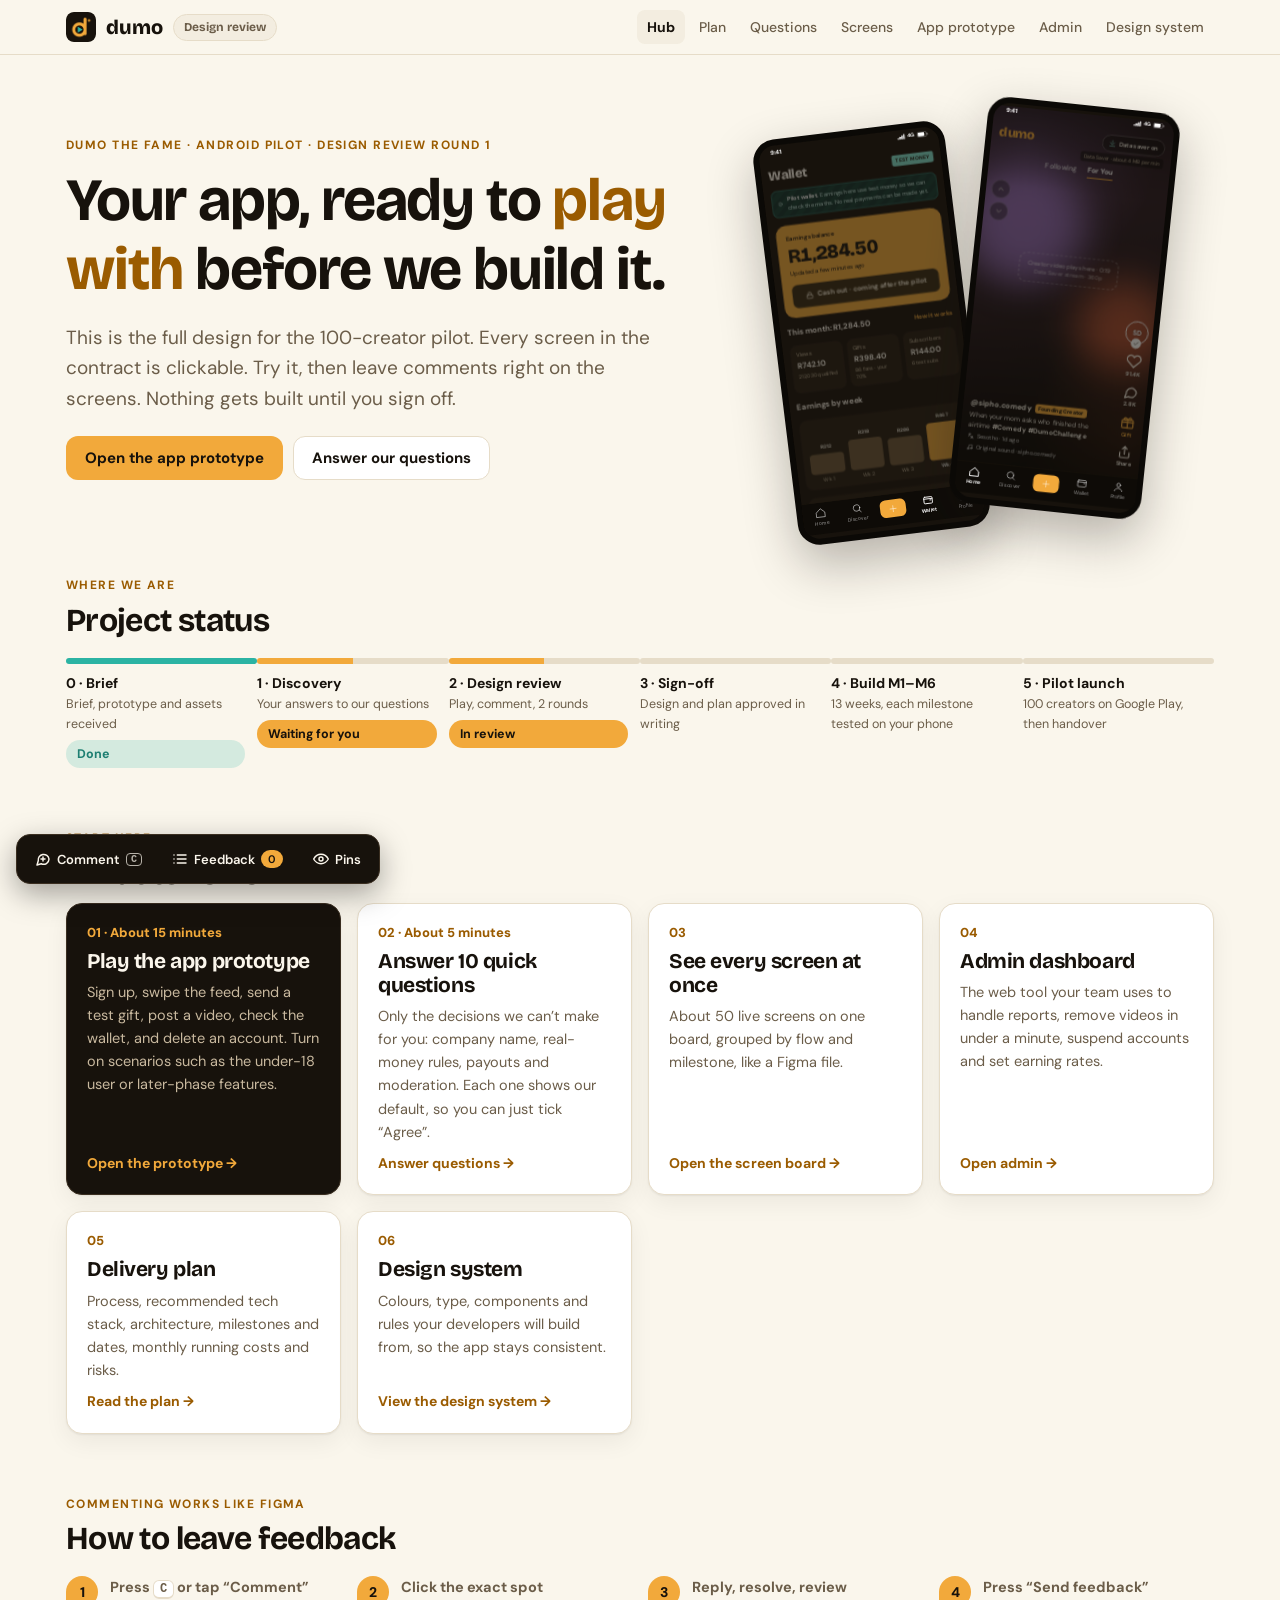
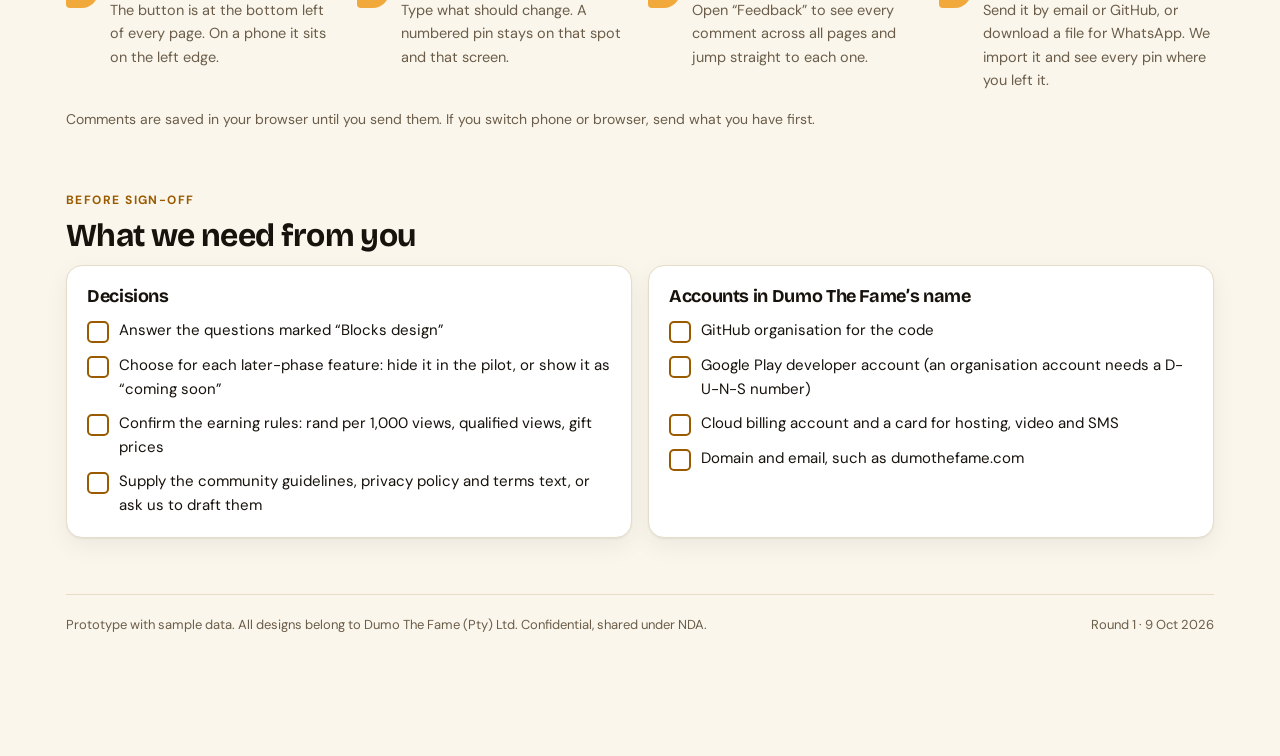
<file: index.html>
<!doctype html>
<html lang="en">
<head>
<meta charset="utf-8">
<meta name="viewport" content="width=device-width,initial-scale=1">
<meta name="robots" content="noindex,nofollow">
<title>Dumo Design Review</title>
<link rel="icon" href="assets/dumo-icon.png">
<link rel="preconnect" href="https://fonts.googleapis.com">
<link rel="preconnect" href="https://fonts.gstatic.com" crossorigin>
<link rel="stylesheet" href="https://fonts.googleapis.com/css2?family=Bricolage+Grotesque:opsz,wght@12..96,600;12..96,800&family=DM+Sans:wght@400;500;700&display=swap">
<link rel="stylesheet" href="assets/brand.css">
<script src="assets/review.js" defer></script>
<style>
  .hero{display:grid;grid-template-columns:minmax(0,1.25fr) minmax(0,1fr);gap:40px;align-items:center;margin-bottom:56px}
  .hero h1{font-size:clamp(36px,6vw,60px);margin:10px 0 14px}
  .hero h1 em{font-style:normal;color:var(--accent)}
  .hero .cta{display:flex;gap:10px;flex-wrap:wrap;margin-top:22px}
  .hero-art{position:relative;aspect-ratio:1/1;max-width:420px;justify-self:center;width:100%}
  .hero-art .ph{position:absolute;width:46%;aspect-ratio:9/19;border-radius:22px;border:6px solid #0B0906;box-shadow:0 20px 50px rgba(23,18,12,.3);overflow:hidden;background:#17120C}
  .hero-art .ph iframe{width:390px;height:844px;border:0;transform-origin:0 0;pointer-events:none}
  .hero-art .a{left:4%;top:8%;transform:rotate(-7deg)}
  .hero-art .b{right:4%;top:2%;transform:rotate(6deg);z-index:2}
  @media (max-width:820px){.hero{grid-template-columns:1fr}.hero-art{display:none}}

  .steps{display:grid;grid-template-columns:repeat(6,minmax(0,1fr));gap:0;margin:18px 0 8px;counter-reset:s}
  .step{position:relative;padding:14px 12px 0 0}
  .step::before{content:"";position:absolute;left:0;right:0;top:0;height:6px;border-radius:3px;background:var(--line)}
  .step.done::before{background:var(--teal)}
  .step.now::before{background:linear-gradient(90deg,var(--amber) 50%,var(--line) 50%)}
  .step b{display:block;font-size:14px}
  .step span{font-size:12.5px;color:var(--muted);display:block}
  .step .chip{margin-top:6px}
  @media (max-width:820px){.steps{grid-template-columns:repeat(2,minmax(0,1fr));row-gap:18px}}

  .grid{display:grid;grid-template-columns:repeat(auto-fill,minmax(260px,1fr));gap:16px}
  .tile{display:flex;flex-direction:column;gap:8px;text-decoration:none;color:var(--fg);transition:transform .15s,box-shadow .15s}
  .tile:hover{transform:translateY(-2px);box-shadow:0 0 0 2px var(--amber),var(--shadow)}
  .tile .n{font:800 13px var(--body);color:var(--accent)}
  .tile h3{font-size:21px}
  .tile p{margin:0;color:var(--muted);font-size:14.5px}
  .tile .go{margin-top:auto;font-weight:700;font-size:14px;color:var(--accent)}
  .tile.primary{background:var(--ink);color:#FBF6EC;border-color:#3A2E20}
  .tile.primary p{color:#C9B99F}
  .tile.primary .go,.tile.primary .n{color:var(--amber)}
  section{margin:0 0 56px}
  section > h2{font-size:clamp(24px,3.5vw,32px);margin:6px 0 10px}
  .how{display:grid;grid-template-columns:repeat(auto-fit,minmax(220px,1fr));gap:16px;counter-reset:h}
  .how li{list-style:none;counter-increment:h;display:flex;gap:12px}
  .how li::before{content:counter(h);flex:none;width:32px;height:32px;border-radius:16px 16px 16px 4px;background:var(--amber);color:var(--ink);font:800 14px var(--body);display:flex;align-items:center;justify-content:center}
  .how b{display:block}
  .how span{color:var(--muted);font-size:14.5px}
  kbd{font:700 12px ui-monospace,monospace;border:1px solid var(--line);border-bottom-width:2px;border-radius:6px;padding:1px 6px;background:var(--surface)}
  .two{display:grid;grid-template-columns:repeat(auto-fit,minmax(280px,1fr));gap:16px}
  .check{list-style:none;margin:0;padding:0;display:flex;flex-direction:column;gap:10px}
  .check li{display:flex;gap:10px;align-items:flex-start;font-size:15px}
  .check li::before{content:"";flex:none;width:18px;height:18px;margin-top:3px;border-radius:5px;border:2px solid var(--accent)}
  .foot{border-top:1px solid var(--line);padding-top:20px;color:var(--muted);font-size:13px;display:flex;justify-content:space-between;gap:12px;flex-wrap:wrap}
</style>
</head>
<body>
<header class="site-head"><div class="in"><a class="brand" href="./"><img src="assets/dumo-icon.png" alt="">dumo <span class="chip">Design review</span></a><nav><a href="./" aria-current="page">Hub</a><a href="plan.html">Plan</a><a href="questions.html">Questions</a><a href="board.html">Screens</a><a href="app/">App prototype</a><a href="admin/">Admin</a><a href="design-system.html">Design system</a></nav></div></header>
<main class="page">
  <div class="hero" id="hero">
    <div>
      <span class="eyebrow">Dumo The Fame · Android pilot · Design review round 1</span>
      <h1>Your app, ready to <em>play with</em> before we build it.</h1>
      <p class="lede">This is the full design for the 100-creator pilot. Every screen in the contract is clickable. Try it, then leave comments right on the screens. Nothing gets built until you sign off.</p>
      <div class="cta"><a class="btn primary" href="app/#/splash">Open the app prototype</a><a class="btn" href="questions.html">Answer our questions</a></div>
    </div>
    <div class="hero-art" aria-hidden="true">
      <div class="ph a"><iframe tabindex="-1" title="" src="app/?frame=1#/wallet" loading="lazy"></iframe></div>
      <div class="ph b"><iframe tabindex="-1" title="" src="app/?frame=1#/feed" loading="lazy"></iframe></div>
    </div>
  </div>

  <section id="status">
    <span class="eyebrow">Where we are</span>
    <h2>Project status</h2>
    <div class="steps">
      <div class="step done"><b>0 · Brief</b><span>Brief, prototype and assets received</span><span class="chip teal">Done</span></div>
      <div class="step now"><b>1 · Discovery</b><span>Your answers to our questions</span><span class="chip amber">Waiting for you</span></div>
      <div class="step now"><b>2 · Design review</b><span>Play, comment, 2 rounds</span><span class="chip amber">In review</span></div>
      <div class="step"><b>3 · Sign-off</b><span>Design and plan approved in writing</span></div>
      <div class="step"><b>4 · Build M1–M6</b><span>13 weeks, each milestone tested on your phone</span></div>
      <div class="step"><b>5 · Pilot launch</b><span>100 creators on Google Play, then handover</span></div>
    </div>
  </section>

  <section id="start">
    <span class="eyebrow">Start here</span>
    <h2>What to review</h2>
    <div class="grid">
      <a class="card tile primary" href="app/#/splash"><span class="n">01 · About 15 minutes</span><h3>Play the app prototype</h3><p>Sign up, swipe the feed, send a test gift, post a video, check the wallet, and delete an account. Turn on scenarios such as the under-18 user or later-phase features.</p><span class="go">Open the prototype →</span></a>
      <a class="card tile" href="questions.html"><span class="n">02 · About 5 minutes</span><h3>Answer 10 quick questions</h3><p>Only the decisions we can’t make for you: company name, real-money rules, payouts and moderation. Each one shows our default, so you can just tick “Agree”.</p><span class="go">Answer questions →</span></a>
      <a class="card tile" href="board.html"><span class="n">03</span><h3>See every screen at once</h3><p>About 50 live screens on one board, grouped by flow and milestone, like a Figma file.</p><span class="go">Open the screen board →</span></a>
      <a class="card tile" href="admin/"><span class="n">04</span><h3>Admin dashboard</h3><p>The web tool your team uses to handle reports, remove videos in under a minute, suspend accounts and set earning rates.</p><span class="go">Open admin →</span></a>
      <a class="card tile" href="plan.html"><span class="n">05</span><h3>Delivery plan</h3><p>Process, recommended tech stack, architecture, milestones and dates, monthly running costs and risks.</p><span class="go">Read the plan →</span></a>
      <a class="card tile" href="design-system.html"><span class="n">06</span><h3>Design system</h3><p>Colours, type, components and rules your developers will build from, so the app stays consistent.</p><span class="go">View the design system →</span></a>
    </div>
  </section>

  <section id="how">
    <span class="eyebrow">Commenting works like Figma</span>
    <h2>How to leave feedback</h2>
    <ol class="how" style="padding:0;margin:18px 0 0">
      <li><span><b>Press <kbd>C</kbd> or tap “Comment”</b><span>The button is at the bottom left of every page. On a phone it sits on the left edge.</span></span></li>
      <li><span><b>Click the exact spot</b><span>Type what should change. A numbered pin stays on that spot and that screen.</span></span></li>
      <li><span><b>Reply, resolve, review</b><span>Open “Feedback” to see every comment across all pages and jump straight to each one.</span></span></li>
      <li><span><b>Press “Send feedback”</b><span>Send it by email or GitHub, or download a file for WhatsApp. We import it and see every pin where you left it.</span></span></li>
    </ol>
    <p style="color:var(--muted);font-size:14px;margin-top:16px">Comments are saved in your browser until you send them. If you switch phone or browser, send what you have first.</p>
  </section>

  <section id="decisions">
    <span class="eyebrow">Before sign-off</span>
    <h2>What we need from you</h2>
    <div class="two">
      <div class="card"><h3 style="font-size:18px;margin-bottom:12px">Decisions</h3><ul class="check">
        <li>Answer the questions marked “Blocks design”</li>
        <li>Choose for each later-phase feature: hide it in the pilot, or show it as “coming soon”</li>
        <li>Confirm the earning rules: rand per 1,000 views, qualified views, gift prices</li>
        <li>Supply the community guidelines, privacy policy and terms text, or ask us to draft them</li>
      </ul></div>
      <div class="card"><h3 style="font-size:18px;margin-bottom:12px">Accounts in Dumo The Fame’s name</h3><ul class="check">
        <li>GitHub organisation for the code</li>
        <li>Google Play developer account (an organisation account needs a D-U-N-S number)</li>
        <li>Cloud billing account and a card for hosting, video and SMS</li>
        <li>Domain and email, such as dumothefame.com</li>
      </ul></div>
    </div>
  </section>

  <div class="foot"><span>Prototype with sample data. All designs belong to Dumo The Fame (Pty) Ltd. Confidential, shared under NDA.</span><span>Round 1 · 9 Oct 2026</span></div>
</main>
<script>
  // scale the hero phones to their box
  (function(){ function fit(){ document.querySelectorAll('.hero-art .ph').forEach(function(p){ var f = p.querySelector('iframe'); f.style.transform = 'scale(' + (p.clientWidth / 390) + ')'; }); } addEventListener('resize', fit); fit(); })();
</script>
</body>
</html>
</file>
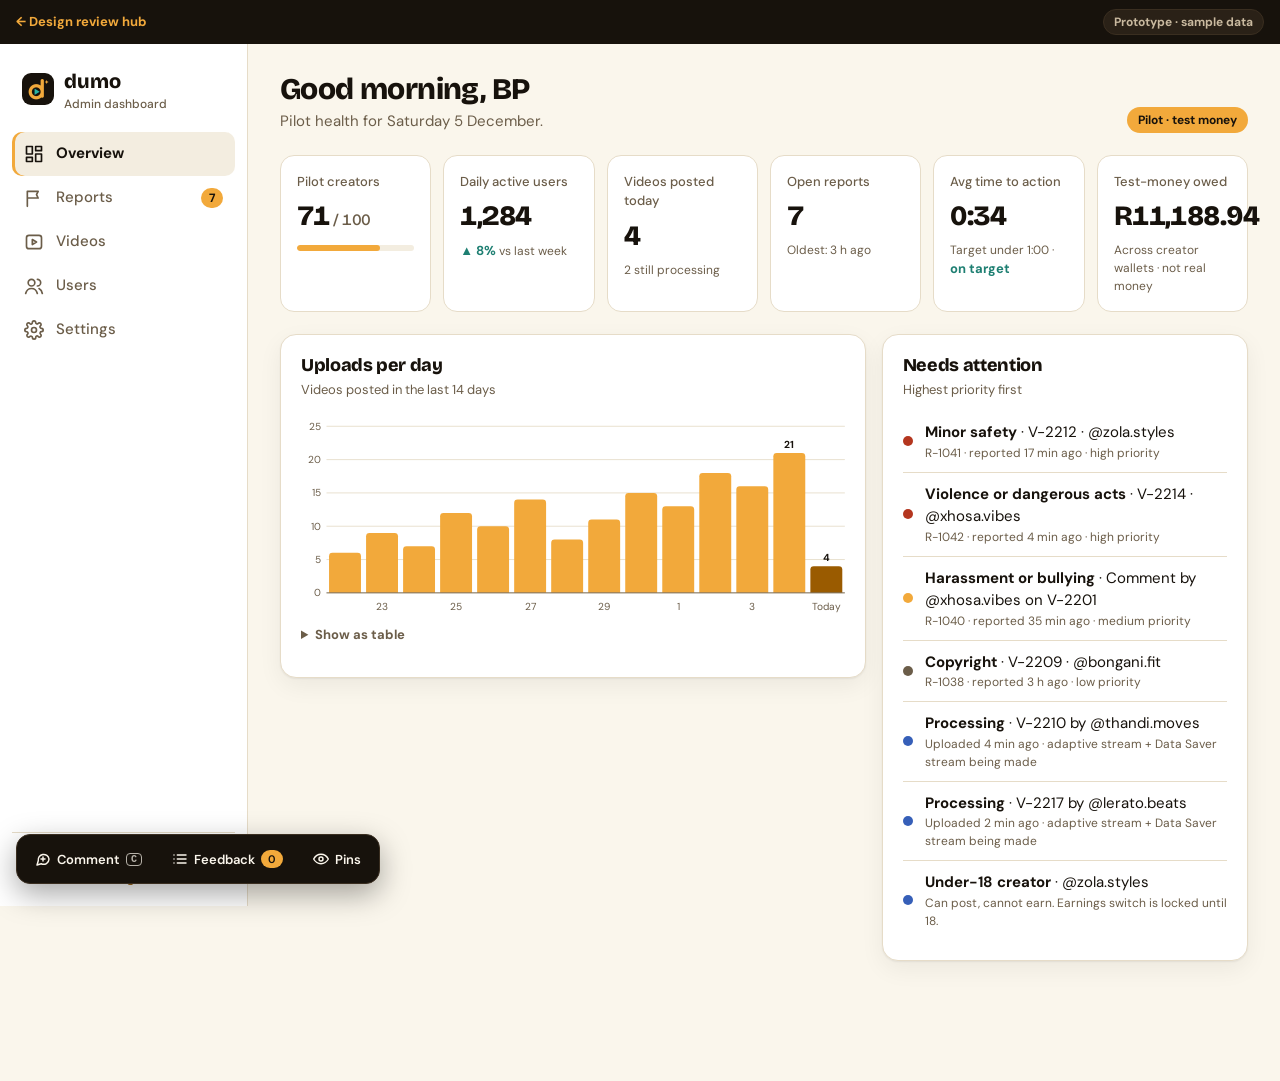
<file: admin/index.html>
<!doctype html>
<html lang="en">
<head>
<meta charset="utf-8">
<meta name="viewport" content="width=device-width,initial-scale=1">
<meta name="robots" content="noindex,nofollow">
<title>Dumo Admin</title>
<link rel="icon" href="../assets/dumo-icon.png">
<link rel="preconnect" href="https://fonts.googleapis.com">
<link rel="preconnect" href="https://fonts.gstatic.com" crossorigin>
<link rel="stylesheet" href="https://fonts.googleapis.com/css2?family=Bricolage+Grotesque:opsz,wght@12..96,600;12..96,800&family=DM+Sans:wght@400;500;700&display=swap">
<link rel="stylesheet" href="../assets/brand.css">
<script src="../assets/review.js" defer></script>
<style>
:root{--side:248px;--danger:#B4361F;--danger-bg:#FBE7E1}
@media (prefers-color-scheme:dark){:root:not([data-theme="light"]){--danger:#FF9C7A;--danger-bg:#3A1E16}}
:root[data-theme="dark"]{--danger:#FF9C7A;--danger-bg:#3A1E16}
body{font-size:15px;line-height:1.5}
.strip{background:#17120C;color:#FBF6EC;font-size:13px}
.strip .in{display:flex;align-items:center;justify-content:space-between;gap:12px;padding:6px 16px;flex-wrap:wrap}
.strip a{color:#F2A93B;font-weight:700;text-decoration:none;padding:6px 0}
.strip a:hover{text-decoration:underline}
.strip .chip{background:#2A2117;color:#C9B99F;border-color:#3A2E20}

.shell{display:grid;grid-template-columns:var(--side) minmax(0,1fr);min-height:calc(100vh - 38px)}
.shell.bare{grid-template-columns:minmax(0,1fr)}
.shell.bare .side{display:none}
.side{background:var(--surface);border-right:1px solid var(--line);padding:18px 12px;display:flex;flex-direction:column;gap:4px;position:sticky;top:0;height:calc(100vh - 38px);overflow:auto}
.side .brand{display:flex;align-items:center;gap:10px;padding:4px 10px 16px;font-family:var(--display);font-weight:800;font-size:20px;text-decoration:none;color:var(--fg)}
.side .brand img{width:32px;height:32px;border-radius:9px}
.side .brand small{display:block;font:500 12px var(--body);color:var(--muted);letter-spacing:0}
.nav a{display:flex;align-items:center;gap:12px;min-height:44px;padding:0 12px;border-radius:10px;color:var(--muted);text-decoration:none;font-weight:500}
.nav a:hover{background:var(--surface-2);color:var(--fg)}
.nav a[aria-current="page"]{background:var(--surface-2);color:var(--fg);font-weight:700;box-shadow:inset 3px 0 0 var(--amber)}
.nav svg{flex:none}
.nav .count{margin-left:auto;background:var(--accent-bg);color:var(--on-accent);font-size:12px;font-weight:700;border-radius:999px;padding:0 8px;line-height:20px}
.side .who{margin-top:auto;border-top:1px solid var(--line);padding:14px 10px 0;display:flex;align-items:center;gap:10px;font-size:13px}
.side .who b{display:block;font-size:14px}
.menu-btn{display:none}

main{padding:28px 32px 120px;min-width:0}
.ph{display:flex;align-items:flex-end;justify-content:space-between;gap:16px;flex-wrap:wrap;margin-bottom:22px}
.ph h1{font-size:30px;font-weight:800}
.ph p{margin:4px 0 0;color:var(--muted)}
.crumb{font-size:13px;color:var(--muted);margin-bottom:6px}
.crumb a{text-decoration:none;font-weight:700}
.kpis{display:grid;grid-template-columns:repeat(auto-fit,minmax(150px,1fr));gap:12px;margin-bottom:22px}
.kpi{background:var(--surface);border:1px solid var(--line);border-radius:14px;padding:16px;display:flex;flex-direction:column;gap:4px}
.kpi span{font-size:13px;color:var(--muted);font-weight:500}
.kpi b{font-family:var(--display);font-size:28px;font-weight:800;letter-spacing:-.02em;font-variant-numeric:tabular-nums}
.kpi small{font-size:12px;color:var(--muted)}
.kpi .good{color:var(--ok);font-weight:700}
.kpi .bad{color:var(--danger);font-weight:700}
.meter{height:6px;background:var(--surface-2);border-radius:3px;overflow:hidden;margin-top:4px}
.meter i{display:block;height:100%;background:var(--amber);border-radius:3px}
.grid2{display:grid;grid-template-columns:minmax(0,1.6fr) minmax(0,1fr);gap:16px;align-items:start}
.card h2{font-size:18px;font-weight:800;margin-bottom:4px}
.card .sub{font-size:13px;color:var(--muted);margin:0 0 12px}
.attn{list-style:none;margin:0;padding:0}
.attn li{border-bottom:1px solid var(--line)}
.attn li:last-child{border-bottom:none}
.attn a{display:flex;gap:12px;align-items:center;padding:10px 0;text-decoration:none;color:var(--fg);min-height:44px}
.attn a:hover b{text-decoration:underline}
.attn small{display:block;color:var(--muted);font-size:12px}
.dot{width:10px;height:10px;border-radius:50%;flex:none}

.toolbar{display:flex;gap:8px;flex-wrap:wrap;align-items:center;margin-bottom:14px}
.seg{display:inline-flex;background:var(--surface-2);border-radius:12px;padding:3px;gap:2px}
.seg button{border:none;background:none;font:600 14px var(--body);color:var(--muted);min-height:38px;padding:0 14px;border-radius:9px;cursor:pointer}
.seg button[aria-pressed="true"]{background:var(--surface);color:var(--fg);box-shadow:var(--shadow)}
.seg .n{font-size:12px;opacity:.75;margin-left:4px}
select,input[type=search],input[type=text],input[type=email],input[type=password],input[type=number],textarea{font:15px var(--body);color:var(--fg);background:var(--surface);border:1px solid var(--line);border-radius:10px;min-height:44px;padding:0 12px}
textarea{padding:10px 12px;min-height:80px;width:100%;resize:vertical}
input[type=search]{min-width:220px;flex:1;max-width:340px}
label.f{display:flex;flex-direction:column;gap:6px;font-size:13px;font-weight:700;color:var(--muted)}
label.f input,label.f select{width:100%}

table.t td,table.t th{white-space:nowrap}
table.t td.wrap{white-space:normal;min-width:200px}
table.t tbody tr{cursor:pointer}
table.t tbody tr:hover{background:var(--surface-2)}
table.t tbody tr:last-child td{border-bottom:none}
.num{text-align:right;font-variant-numeric:tabular-nums}
.handle{display:flex;align-items:center;gap:10px;font-weight:700}
.av{width:32px;height:32px;border-radius:50%;display:inline-flex;align-items:center;justify-content:center;font:800 12px var(--body);color:#fff;flex:none}
.av.lg{width:72px;height:72px;font-size:24px;border:3px solid var(--amber)}
.st{display:inline-flex;align-items:center;gap:6px;font-size:12px;font-weight:700;border-radius:999px;padding:2px 10px;background:var(--surface-2);color:var(--muted)}
.st::before{content:"";width:7px;height:7px;border-radius:50%;background:currentColor}
.st.live,.st.active,.st.actioned{color:var(--ok);background:color-mix(in srgb,var(--teal) 16%,transparent)}
.st.removed,.st.suspended,.st.high,.st.deleted{color:var(--danger);background:var(--danger-bg)}
.st.processing,.st.open,.st.medium{color:var(--accent);background:color-mix(in srgb,var(--amber) 20%,transparent)}
.st.dismissed,.st.low{color:var(--muted)}
.btn.sm{height:36px;padding:0 12px;font-size:13px;border-radius:10px}
.btn.danger{background:var(--danger);color:#fff;border-color:transparent}
.btn.ghost-danger{color:var(--danger)}
.btn:disabled{opacity:.45;cursor:not-allowed}
.empty{padding:40px 16px;text-align:center;color:var(--muted)}

.detail{display:grid;grid-template-columns:260px minmax(0,1fr) 300px;gap:16px;align-items:start}
.video9{aspect-ratio:9/16;border-radius:16px;position:relative;overflow:hidden;color:#fff;display:flex;flex-direction:column;justify-content:flex-end;padding:14px;gap:4px}
.video9 .ph9{position:absolute;inset:auto 16px 50% 16px;transform:translateY(50%);border:2px dashed rgba(255,255,255,.35);border-radius:12px;padding:10px;font-size:12px;text-align:center;color:rgba(255,255,255,.8)}
.video9 .shade{position:absolute;inset:auto 0 0 0;height:45%;background:linear-gradient(transparent,rgba(0,0,0,.65))}
.video9 > b,.video9 > p{position:relative;margin:0;font-size:13px}
.video9.gone{filter:grayscale(1) brightness(.6)}
.video9 .removed-tag{position:absolute;top:12px;left:12px;background:var(--danger);color:#fff;font-size:12px;font-weight:700;padding:3px 8px;border-radius:6px}
dl.kv{display:grid;grid-template-columns:auto 1fr;gap:8px 16px;margin:0;font-size:14px}
dl.kv dt{color:var(--muted)}
dl.kv dd{margin:0;font-weight:500}
.note{background:var(--surface-2);border-radius:12px;padding:12px 14px;font-size:14px;border-left:3px solid var(--amber)}
.actions{display:flex;flex-direction:column;gap:8px}
.actions .btn{width:100%;justify-content:flex-start}
.timer{display:flex;align-items:center;gap:10px;background:#17120C;color:#FBF6EC;border-radius:12px;padding:12px 14px;font-size:13px}
.timer b{font:800 22px var(--display);color:#F2A93B;font-variant-numeric:tabular-nums}
.timer.over b{color:#FF9C7A}
.result{border-radius:12px;padding:12px 14px;font-size:14px;font-weight:600;background:color-mix(in srgb,var(--teal) 16%,transparent);color:var(--ok)}
.result.over{background:var(--danger-bg);color:var(--danger)}
.log{list-style:none;margin:0;padding:0;font-size:13px}
.log li{display:grid;grid-template-columns:120px 1fr;gap:12px;padding:8px 0;border-bottom:1px solid var(--line)}
.log li:last-child{border-bottom:none}
.log time{color:var(--muted);font-variant-numeric:tabular-nums}

.vgrid{display:grid;grid-template-columns:repeat(auto-fill,minmax(170px,1fr));gap:12px}
.vcard{background:var(--surface);border:1px solid var(--line);border-radius:14px;overflow:hidden;display:flex;flex-direction:column}
.vcard .video9{border-radius:0;aspect-ratio:3/4}
.vcard .body{padding:10px 12px 12px;display:flex;flex-direction:column;gap:6px;font-size:13px}
.vcard .stats{display:flex;gap:10px;color:var(--muted);font-variant-numeric:tabular-nums;flex-wrap:wrap}
.vcard .stats b{color:var(--fg)}

.profile-head{display:flex;gap:18px;align-items:center;flex-wrap:wrap}
.profile-head h1{font-size:28px}
.statrow{display:flex;gap:24px;flex-wrap:wrap;margin-top:6px}
.statrow b{display:block;font:800 20px var(--display);font-variant-numeric:tabular-nums}
.statrow span{font-size:12px;color:var(--muted)}

.notice{display:flex;gap:12px;align-items:flex-start;background:#17120C;color:#FBF6EC;border-radius:14px;padding:16px 18px;margin-bottom:18px}
.notice b{color:#F2A93B;font-size:16px;display:block}
.notice p{margin:2px 0 0;color:#C9B99F;font-size:14px}
.form-grid{display:grid;grid-template-columns:repeat(auto-fit,minmax(220px,1fr));gap:16px}
.affix{display:flex;align-items:center;border:1px solid var(--line);border-radius:10px;background:var(--surface);overflow:hidden}
.affix span{padding:0 10px;color:var(--muted);font-weight:700;font-size:14px}
.affix input{border:none;border-radius:0;flex:1;min-width:0}
.affix:focus-within{outline:2px solid var(--amber);outline-offset:1px}
.affix input:focus-visible{outline:none}
.check{display:flex;gap:10px;align-items:center;min-height:44px;font-size:14px;font-weight:500;color:var(--fg)}
.check input{width:20px;height:20px;accent-color:var(--amber)}
.calc{background:var(--surface-2);border-radius:14px;padding:16px;display:flex;flex-direction:column;gap:10px}
.calc .row{display:flex;justify-content:space-between;gap:12px;font-size:14px;font-variant-numeric:tabular-nums}
.calc .total{border-top:1px solid var(--line);padding-top:10px;font-weight:700;font-size:16px}
.calc .total b{font:800 26px var(--display);color:var(--accent)}
.help{font-size:12px;color:var(--muted);font-weight:400}

.login{min-height:calc(100vh - 38px);display:flex;align-items:center;justify-content:center;padding:24px 16px;background:radial-gradient(circle at 20% 10%,color-mix(in srgb,var(--amber) 18%,transparent),transparent 45%),var(--bg)}
.login .card{width:400px;max-width:100%;display:flex;flex-direction:column;gap:16px;padding:28px}
.login img{width:180px}
.otp{display:flex;gap:8px}
.otp input{width:48px;text-align:center;font:800 20px var(--display);padding:0}

/* chart */
.chart svg{display:block;width:100%;height:auto;overflow:visible}
.chart .bar{fill:var(--amber)}
.chart .bar.today{fill:var(--accent)}
.chart .hit:hover + .bar,.chart .hit:focus + .bar{opacity:.75}
.chart .axis{fill:var(--muted);font:12px var(--body)}
.chart .grid{stroke:var(--line);stroke-width:1}
.chart .lbl{fill:var(--fg);font:700 12px var(--body)}
.tip{position:fixed;z-index:100;pointer-events:none;background:#17120C;color:#FBF6EC;border-radius:8px;padding:6px 10px;font-size:12px;box-shadow:0 6px 18px rgba(0,0,0,.3)}
details.tbl summary{cursor:pointer;font-size:13px;color:var(--muted);font-weight:700;margin-top:10px;min-height:32px}

/* modal + toast */
.scrim{position:fixed;inset:0;background:rgba(23,18,12,.55);z-index:1000;display:flex;align-items:center;justify-content:center;padding:16px}
.modal{background:var(--surface);color:var(--fg);border-radius:18px;width:460px;max-width:100%;padding:22px;box-shadow:0 30px 80px rgba(0,0,0,.4);display:flex;flex-direction:column;gap:14px;max-height:calc(100vh - 32px);overflow:auto}
.modal h2{font-size:22px;font-weight:800}
.modal p{margin:0;color:var(--muted)}
.modal .row{display:flex;gap:8px;justify-content:flex-end;flex-wrap:wrap}
.radio-row{display:flex;gap:8px;flex-wrap:wrap}
.radio-row label{display:flex;align-items:center;gap:8px;border:1px solid var(--line);border-radius:10px;padding:0 12px;min-height:44px;cursor:pointer;font-weight:600}
.radio-row label:has(input:checked){border-color:var(--amber);background:color-mix(in srgb,var(--amber) 14%,transparent)}
.radio-row input{accent-color:var(--amber)}
.toast{position:fixed;left:50%;bottom:84px;transform:translateX(-50%);z-index:1100;background:#17120C;color:#FBF6EC;border-radius:12px;padding:12px 16px;font-weight:600;font-size:14px;box-shadow:0 12px 30px rgba(0,0,0,.35);max-width:calc(100vw - 32px)}

@media (max-width:1180px){.detail{grid-template-columns:220px minmax(0,1fr)}.detail .col3{grid-column:1 / -1}}
@media (max-width:900px){
  .shell{grid-template-columns:minmax(0,1fr)}
  .side{position:static;height:auto;border-right:none;border-bottom:1px solid var(--line);padding:10px 12px;flex-direction:row;flex-wrap:wrap;align-items:center}
  .side .brand{padding:4px 6px;margin-right:auto}
  .menu-btn{display:inline-flex}
  .side .nav,.side .who{display:none;flex-basis:100%}
  .side.open .nav{display:flex;flex-direction:column;gap:2px}
  .side.open .who{display:flex;padding-bottom:6px}
  main{padding:20px 16px 120px}
  .grid2{grid-template-columns:minmax(0,1fr)}
}
@media (max-width:640px){
  .detail{grid-template-columns:minmax(0,1fr)}
  .detail .video9{max-width:240px}
  .ph h1{font-size:24px}
  input[type=search]{min-width:0;max-width:none;width:100%}
  .log li{grid-template-columns:minmax(0,1fr)}
}
</style>
</head>
<body>
<div class="strip"><div class="in"><a href="../">← Design review hub</a><span class="chip">Prototype · sample data</span></div></div>
<div class="shell" id="shell">
  <aside class="side" id="side" data-review-anchor="admin-nav" aria-label="Admin navigation">
    <a class="brand" href="#/overview"><img src="../assets/dumo-icon.png" alt=""><span>dumo<small>Admin dashboard</small></span></a>
    <button class="btn sm menu-btn" id="menuBtn" aria-expanded="false" aria-controls="nav">Menu</button>
    <nav class="nav" id="nav"></nav>
    <div class="who"><span class="av" style="background:#17120C">BP</span><span><b>BP Mhlanga</b>Owner · <a href="#/login" id="logout">Log out</a></span></div>
  </aside>
  <main id="main" data-review-anchor="admin-main" tabindex="-1"></main>
</div>
<script src="admin.js"></script>
</body>
</html>
</file>
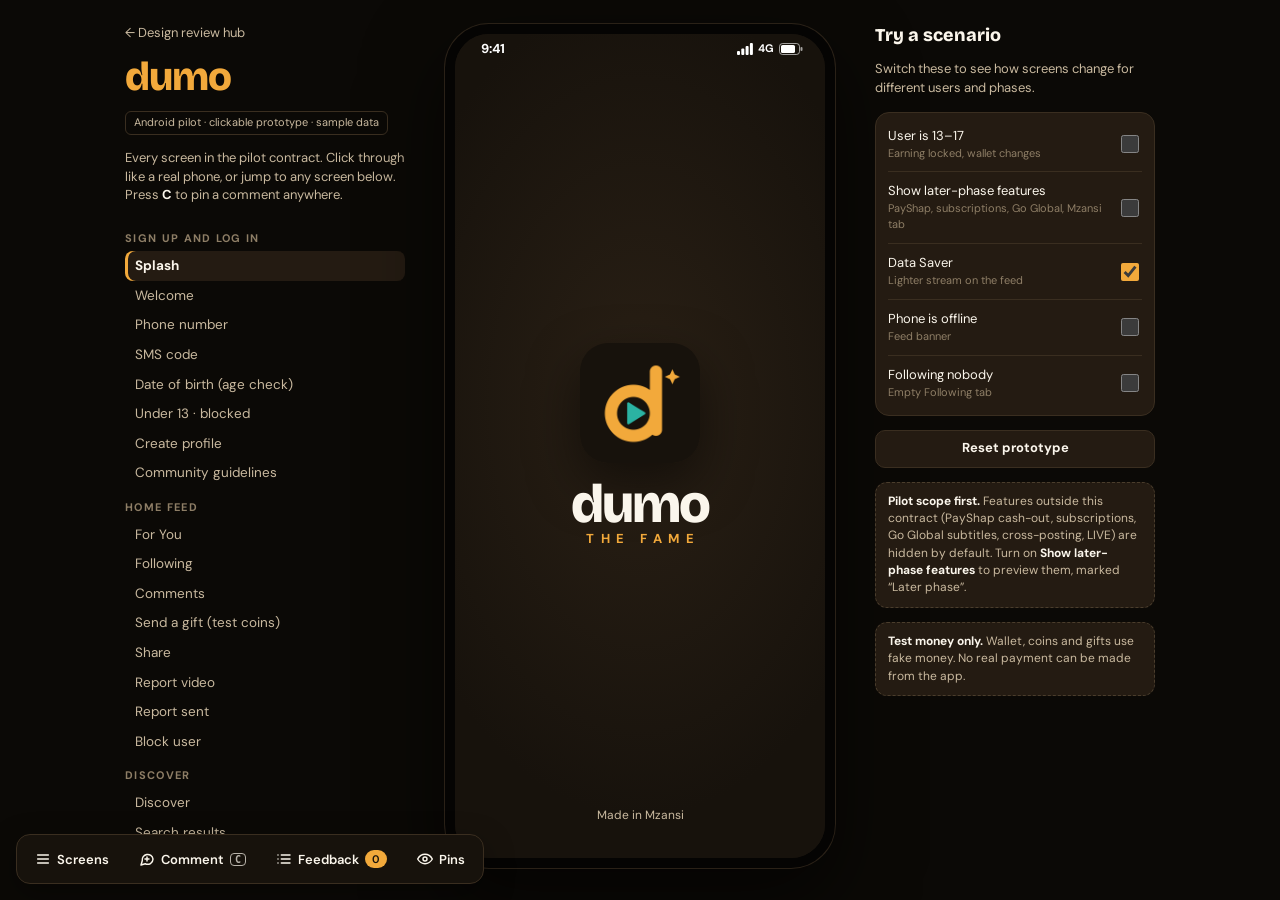
<file: app/index.html>
<!doctype html>
<html lang="en">
<head>
<meta charset="utf-8">
<meta name="viewport" content="width=device-width,initial-scale=1,viewport-fit=cover">
<meta name="robots" content="noindex,nofollow">
<meta name="theme-color" content="#17120C">
<title>Dumo App Prototype</title>
<link rel="icon" href="../assets/dumo-icon.png">
<link rel="preconnect" href="https://fonts.googleapis.com">
<link rel="preconnect" href="https://fonts.gstatic.com" crossorigin>
<link rel="stylesheet" href="https://fonts.googleapis.com/css2?family=Bricolage+Grotesque:opsz,wght@12..96,600;12..96,800&family=DM+Sans:wght@400;500;700&display=swap">
<link rel="stylesheet" href="app.css">
<script src="../assets/review.js" defer></script>
</head>
<body>
<div class="stage">
  <aside class="panel-side" aria-label="Screens">
    <a class="back" href="../">← Design review hub</a>
    <h1>dumo</h1>
    <span class="tag" style="align-self:flex-start">Android pilot · clickable prototype · sample data</span>
    <p>Every screen in the pilot contract. Click through like a real phone, or jump to any screen below. Press <b style="color:var(--fg)">C</b> to pin a comment anywhere.</p>
    <nav class="flow" id="flow"></nav>
  </aside>

  <div class="phone" id="phone" data-review-anchor="phone">
    <div class="statusbar" aria-hidden="true"><span id="clock">9:41</span><span class="ic">
      <svg width="16" height="12" viewBox="0 0 16 12" fill="#fff"><rect x="0" y="8" width="3" height="4" rx="1"/><rect x="4.3" y="5.5" width="3" height="6.5" rx="1"/><rect x="8.6" y="3" width="3" height="9" rx="1"/><rect x="12.9" y="0" width="3" height="12" rx="1"/></svg>
      <span style="font-size:11px">4G</span>
      <svg width="24" height="12" viewBox="0 0 24 12" fill="none"><rect x=".5" y=".5" width="20" height="11" rx="3" stroke="#fff" opacity=".6"/><rect x="2" y="2" width="14" height="8" rx="1.6" fill="#fff"/><rect x="21.5" y="4" width="2" height="4" rx="1" fill="#fff" opacity=".6"/></svg>
    </span></div>
    <div class="screen" id="screen"></div>
    <nav class="tabbar" id="tabbar" aria-label="Main"></nav>
  </div>

  <aside class="panel-side panel-right" aria-label="Scenario controls">
    <h2 style="margin:0;font:800 18px var(--display)">Try a scenario</h2>
    <p>Switch these to see how screens change for different users and phases.</p>
    <div class="scen" id="scen"></div>
    <button class="side-btn" id="reset" type="button">Reset prototype</button>
    <div class="note"><b>Pilot scope first.</b> Features outside this contract (PayShap cash-out, subscriptions, Go Global subtitles, cross-posting, LIVE) are hidden by default. Turn on <b>Show later-phase features</b> to preview them, marked “Later phase”.</div>
    <div class="note"><b>Test money only.</b> Wallet, coins and gifts use fake money. No real payment can be made from the app.</div>
  </aside>
</div>
<script src="app.js"></script>
</body>
</html>
</file>
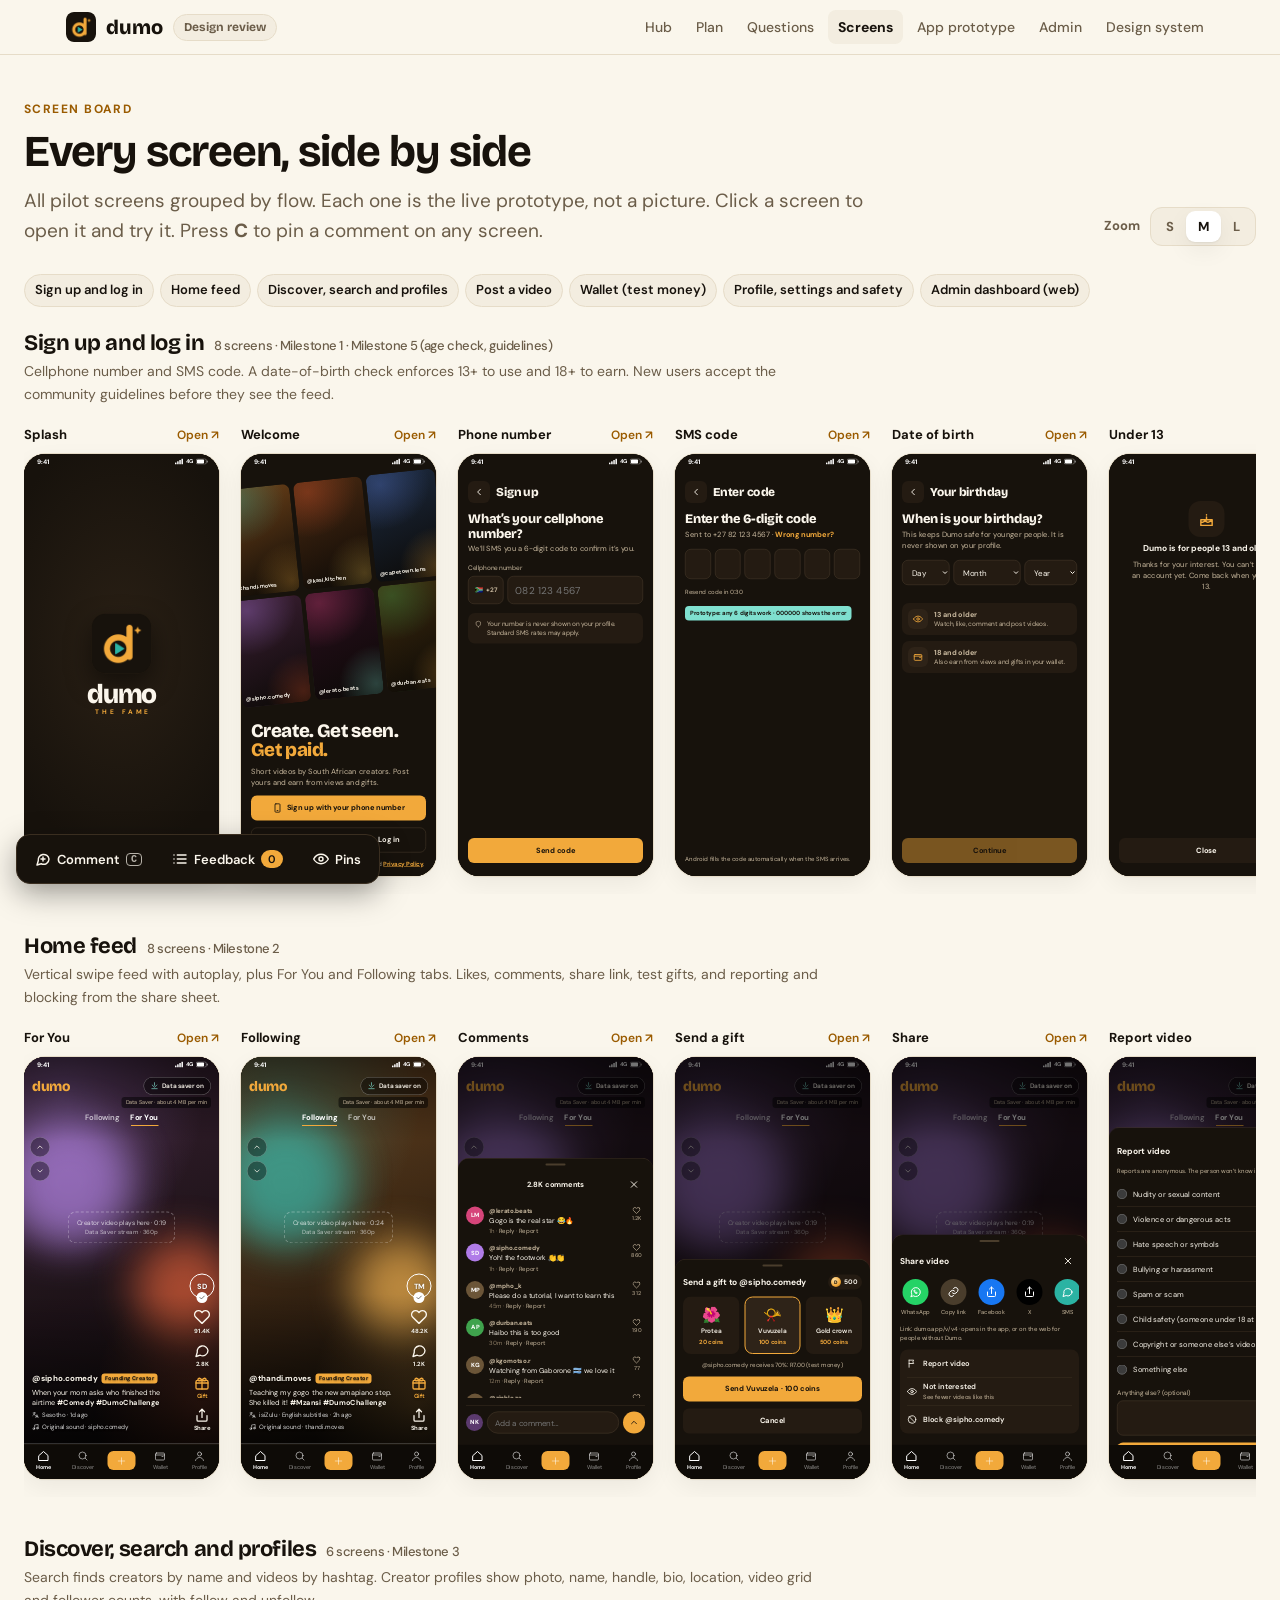
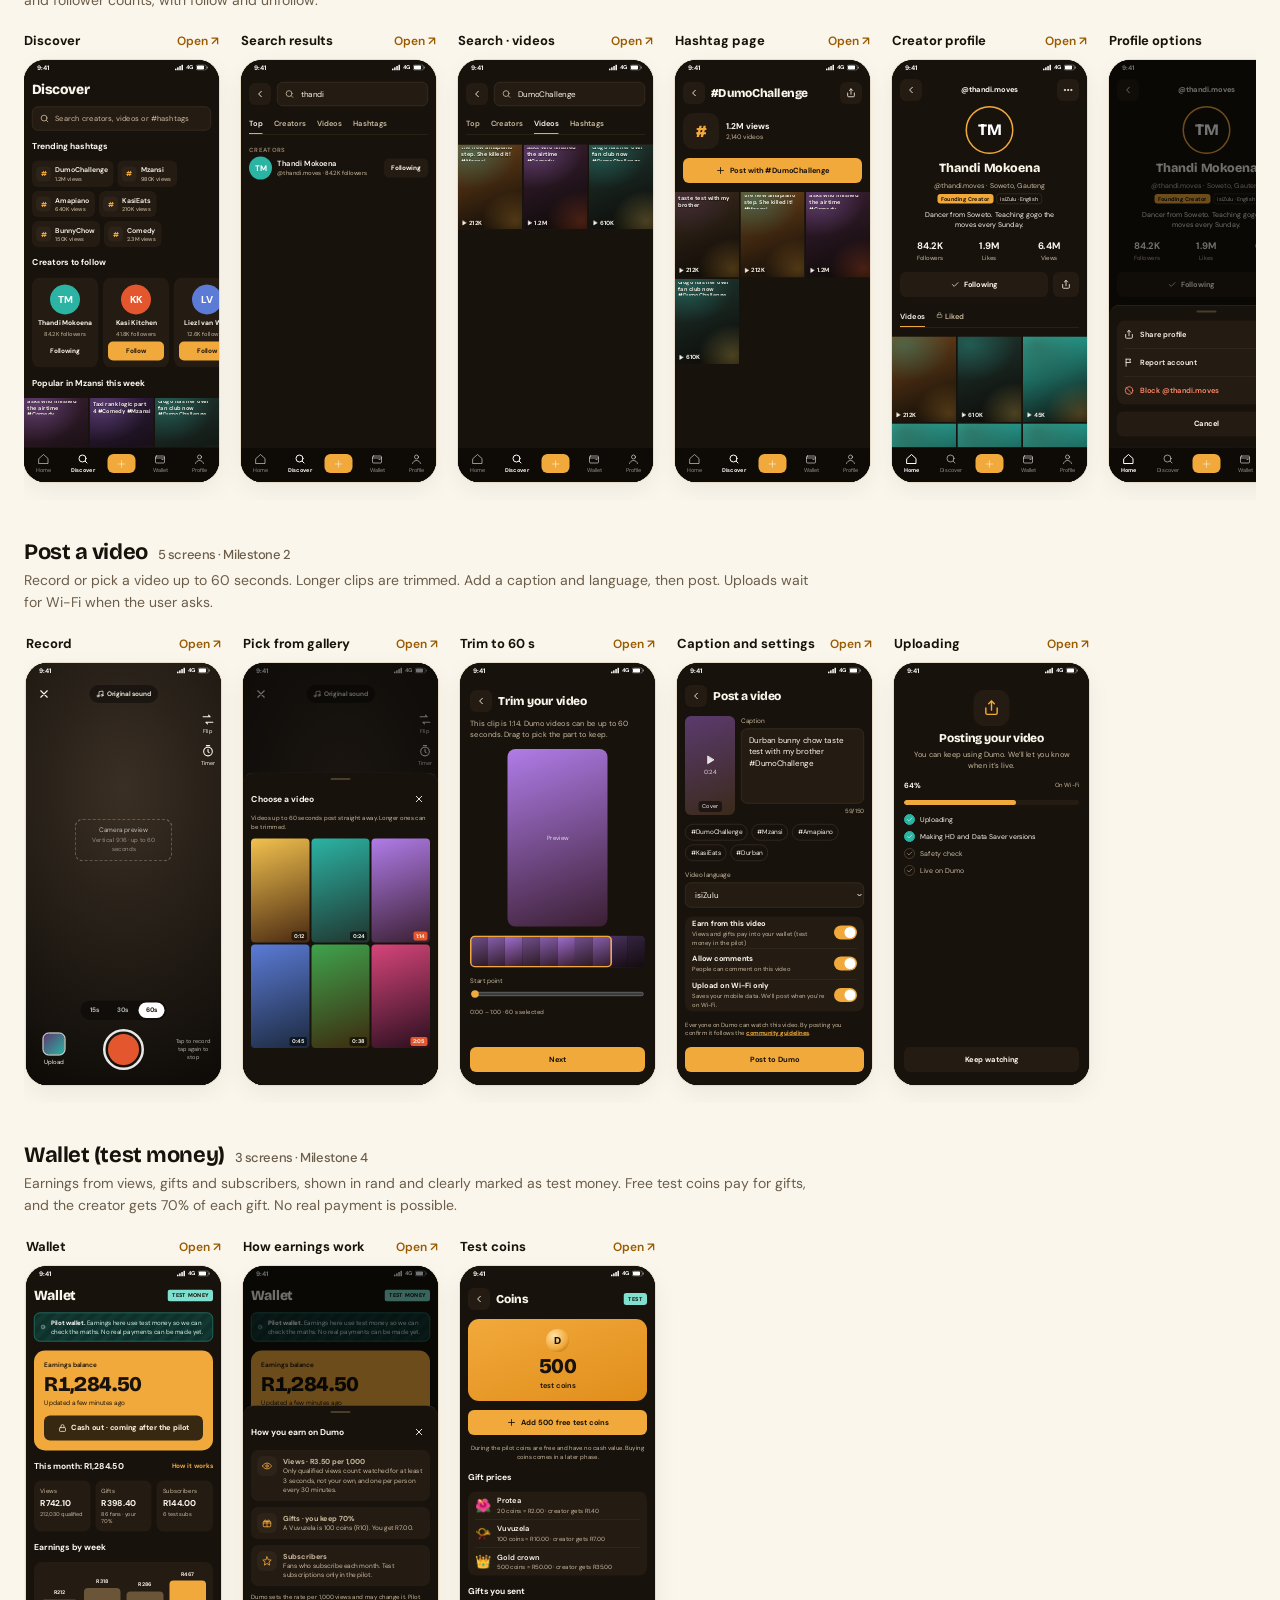
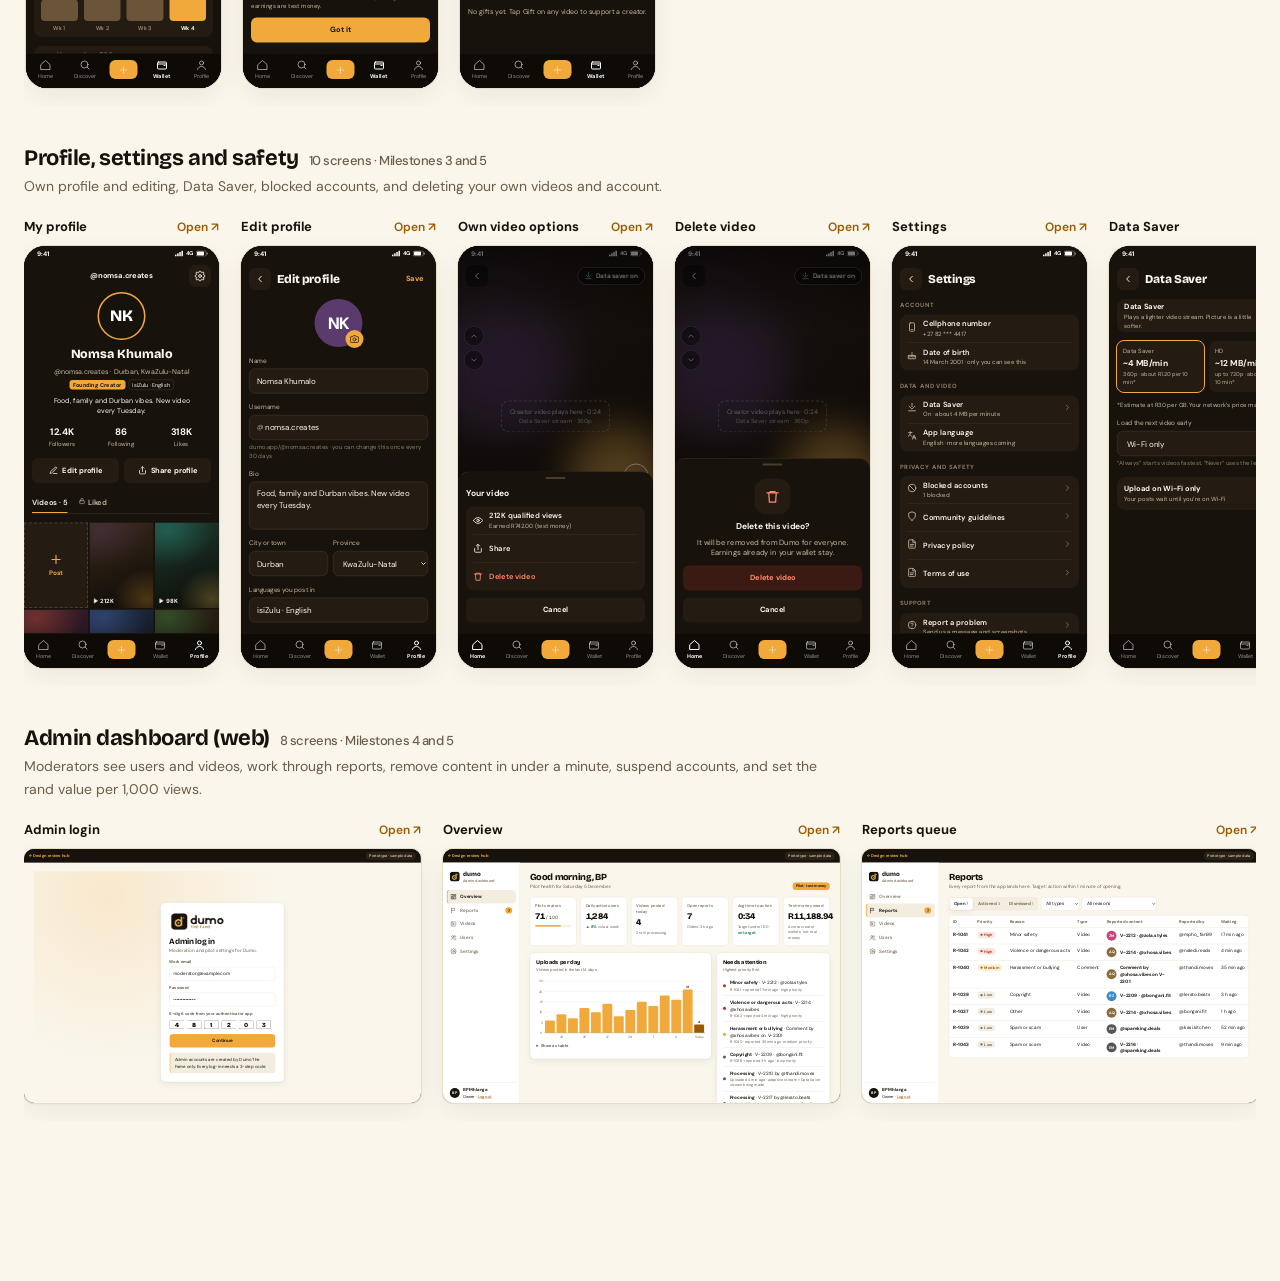
<file: board.html>
<!doctype html>
<html lang="en">
<head>
<meta charset="utf-8">
<meta name="viewport" content="width=device-width,initial-scale=1">
<meta name="robots" content="noindex,nofollow">
<title>Dumo Screen Board</title>
<link rel="icon" href="assets/dumo-icon.png">
<link rel="preconnect" href="https://fonts.googleapis.com">
<link rel="preconnect" href="https://fonts.gstatic.com" crossorigin>
<link rel="stylesheet" href="https://fonts.googleapis.com/css2?family=Bricolage+Grotesque:opsz,wght@12..96,600;12..96,800&family=DM+Sans:wght@400;500;700&display=swap">
<link rel="stylesheet" href="assets/brand.css">
<script src="assets/review.js" defer></script>
<style>
  :root{--z:.5}
  .board-head{display:flex;flex-wrap:wrap;gap:16px;align-items:flex-end;justify-content:space-between;margin-bottom:28px}
  .tools{display:flex;gap:10px;align-items:center;flex-wrap:wrap}
  .seg{display:flex;background:var(--surface-2);border:1px solid var(--line);border-radius:12px;padding:3px}
  .seg button{all:unset;cursor:pointer;padding:7px 12px;border-radius:9px;font:700 13px var(--body);color:var(--muted)}
  .seg button[aria-pressed="true"]{background:var(--surface);color:var(--fg);box-shadow:var(--shadow)}
  .seg button:focus-visible{outline:2px solid var(--amber)}
  .flow{margin:0 0 40px}
  .flow > h2{font-size:22px;display:flex;align-items:baseline;gap:10px;margin-bottom:4px}
  .flow > h2 small{font:500 13px var(--body);color:var(--muted)}
  .flow > p{margin:0 0 14px;color:var(--muted);font-size:14px;max-width:80ch}
  .row{display:flex;gap:22px;overflow-x:auto;padding:6px 2px 18px;scroll-snap-type:x proximity}
  .frame{flex:none;display:flex;flex-direction:column;gap:8px;scroll-snap-align:start}
  .frame .lbl{display:flex;justify-content:space-between;gap:8px;align-items:baseline;font-size:13px;font-weight:700}
  .frame .lbl a{font-size:12px;font-weight:600;text-decoration:none}
  .frame .lbl small{color:var(--muted);font-weight:500}
  .shot{position:relative;width:calc(390px * var(--z));height:calc(844px * var(--z));border-radius:calc(30px * var(--z) + 6px);overflow:hidden;background:#17120C;box-shadow:0 0 0 1px var(--line),var(--shadow);display:block}
  .shot iframe{position:absolute;left:0;top:0;width:390px;height:844px;border:0;transform:scale(var(--z));transform-origin:0 0;pointer-events:none}
  .shot:hover{box-shadow:0 0 0 2px var(--amber),var(--shadow)}
  .shot.web{width:calc(1280px * var(--z) * .62);height:calc(820px * var(--z) * .62);border-radius:10px}
  .shot.web iframe{width:1280px;height:820px;transform:scale(calc(var(--z) * .62))}
  .legend{display:flex;gap:14px;flex-wrap:wrap;font-size:13px;color:var(--muted)}
  .legend span{display:inline-flex;gap:6px;align-items:center}
  .dot{width:10px;height:10px;border-radius:3px;display:inline-block}
  .jump{display:flex;gap:6px;flex-wrap:wrap;margin:0 0 24px}
  .jump a{font-size:13px;font-weight:600;text-decoration:none;padding:5px 10px;border-radius:999px;background:var(--surface-2);color:var(--fg);border:1px solid var(--line)}
</style>
</head>
<body>
<header class="site-head"><div class="in"><a class="brand" href="./"><img src="assets/dumo-icon.png" alt="">dumo <span class="chip">Design review</span></a><nav><a href="./">Hub</a><a href="plan.html">Plan</a><a href="questions.html">Questions</a><a href="board.html" aria-current="page">Screens</a><a href="app/">App prototype</a><a href="admin/">Admin</a><a href="design-system.html">Design system</a></nav></div></header>
<main class="page" style="max-width:none;padding-left:24px;padding-right:24px">
  <div class="board-head">
    <div>
      <span class="eyebrow">Screen board</span>
      <h1 style="font-size:clamp(30px,5vw,44px);margin:6px 0 8px">Every screen, side by side</h1>
      <p class="lede" style="margin:0">All pilot screens grouped by flow. Each one is the live prototype, not a picture. Click a screen to open it and try it. Press <b>C</b> to pin a comment on any screen.</p>
    </div>
    <div class="tools">
      <span style="font-size:13px;color:var(--muted);font-weight:700">Zoom</span>
      <div class="seg" role="group" aria-label="Zoom">
        <button type="button" data-z=".38">S</button><button type="button" data-z=".5" aria-pressed="true">M</button><button type="button" data-z=".7">L</button>
      </div>
    </div>
  </div>
  <nav class="jump" id="jump" aria-label="Jump to flow"></nav>
  <div id="flows"></div>
</main>
<script>
(function(){
  var FLOWS = [
    { id:'onboarding', t:'Sign up and log in', n:'Milestone 1 · Milestone 5 (age check, guidelines)', d:'Cellphone number and SMS code. A date-of-birth check enforces 13+ to use and 18+ to earn. New users accept the community guidelines before they see the feed.',
      s:[['splash','Splash'],['welcome','Welcome'],['phone','Phone number'],['otp','SMS code'],['age','Date of birth'],['age-blocked','Under 13'],['profile-setup','Create profile'],['guidelines','Community guidelines']] },
    { id:'feed', t:'Home feed', n:'Milestone 2', d:'Vertical swipe feed with autoplay, plus For You and Following tabs. Likes, comments, share link, test gifts, and reporting and blocking from the share sheet.',
      s:[['feed','For You'],['feed?tab=following','Following'],['feed?sheet=comments','Comments'],['feed?sheet=gift','Send a gift'],['feed?sheet=share','Share'],['feed?sheet=report','Report video'],['feed?sheet=reported','Report sent'],['feed?sheet=block','Block user']] },
    { id:'discover', t:'Discover, search and profiles', n:'Milestone 3', d:'Search finds creators by name and videos by hashtag. Creator profiles show photo, name, handle, bio, location, video grid and follower counts, with follow and unfollow.',
      s:[['discover','Discover'],['search?q=thandi','Search results'],['search?q=DumoChallenge&t=videos','Search · videos'],['tag/DumoChallenge','Hashtag page'],['creator/thandi.moves','Creator profile'],['creator/thandi.moves?sheet=profile-more','Profile options']] },
    { id:'post', t:'Post a video', n:'Milestone 2', d:'Record or pick a video up to 60 seconds. Longer clips are trimmed. Add a caption and language, then post. Uploads wait for Wi-Fi when the user asks.',
      s:[['post','Record'],['post?sheet=pick','Pick from gallery'],['post/trim','Trim to 60 s'],['post/details','Caption and settings'],['post/uploading','Uploading']] },
    { id:'wallet', t:'Wallet (test money)', n:'Milestone 4', d:'Earnings from views, gifts and subscribers, shown in rand and clearly marked as test money. Free test coins pay for gifts, and the creator gets 70% of each gift. No real payment is possible.',
      s:[['wallet','Wallet'],['wallet?sheet=explain','How earnings work'],['coins','Test coins']] },
    { id:'profile', t:'Profile, settings and safety', n:'Milestones 3 and 5', d:'Own profile and editing, Data Saver, blocked accounts, and deleting your own videos and account.',
      s:[['me','My profile'],['me/edit','Edit profile'],['watch/m1?sheet=video','Own video options'],['watch/m1?sheet=delvid','Delete video'],['settings','Settings'],['settings/data-saver','Data Saver'],['settings/blocked','Blocked accounts'],['settings?sheet=logout','Log out'],['settings/delete','Delete account'],['settings/deleted','Account deleted']] },
    { id:'admin', t:'Admin dashboard (web)', n:'Milestones 4 and 5', d:'Moderators see users and videos, work through reports, remove content in under a minute, suspend accounts, and set the rand value per 1,000 views.', web:true,
      s:[['login','Admin login'],['overview','Overview'],['reports','Reports queue'],['reports/R-1042','Report detail'],['videos','Videos'],['users','Users'],['users/thandi.moves','User detail'],['settings','Monetisation settings']] }
  ];
  var html = '', jump = '';
  FLOWS.forEach(function(f){
    jump += '<a href="#' + f.id + '">' + f.t + '</a>';
    html += '<section class="flow" id="' + f.id + '"><h2>' + f.t + ' <small>' + f.s.length + ' screens · ' + f.n + '</small></h2><p>' + f.d + '</p><div class="row">' +
      f.s.map(function(s){
        var id = (f.web ? 'a-' : 's-') + s[0].replace(/[^a-z0-9]+/gi, '-');
        var src = f.web ? 'admin/?frame=1#/' + s[0] : 'app/?frame=1#/' + s[0];
        var open = f.web ? 'admin/#/' + s[0] : 'app/#/' + s[0];
        return '<div class="frame"><div class="lbl"><span>' + s[1] + '</span><a href="' + open + '">Open ↗</a></div>' +
          '<a class="shot' + (f.web ? ' web' : '') + '" id="' + id + '" href="' + open + '" aria-label="Open ' + s[1] + ' in the prototype"><iframe loading="lazy" tabindex="-1" title="' + s[1] + '" src="' + src + '"></iframe></a></div>';
      }).join('') + '</div></section>';
  });
  document.getElementById('flows').innerHTML = html;
  document.getElementById('jump').innerHTML = jump;
  var saved; try { saved = localStorage.getItem('dumo-board-zoom'); } catch(e){}
  function setZ(z){ document.documentElement.style.setProperty('--z', z); document.querySelectorAll('[data-z]').forEach(function(b){ b.setAttribute('aria-pressed', b.dataset.z === z); }); try { localStorage.setItem('dumo-board-zoom', z); } catch(e){} if (window.dumoReview) window.dumoReview.render(); }
  document.querySelectorAll('[data-z]').forEach(function(b){ b.addEventListener('click', function(){ setZ(b.dataset.z); }); });
  if (saved) setZ(saved);
})();
</script>
</body>
</html>
</file>
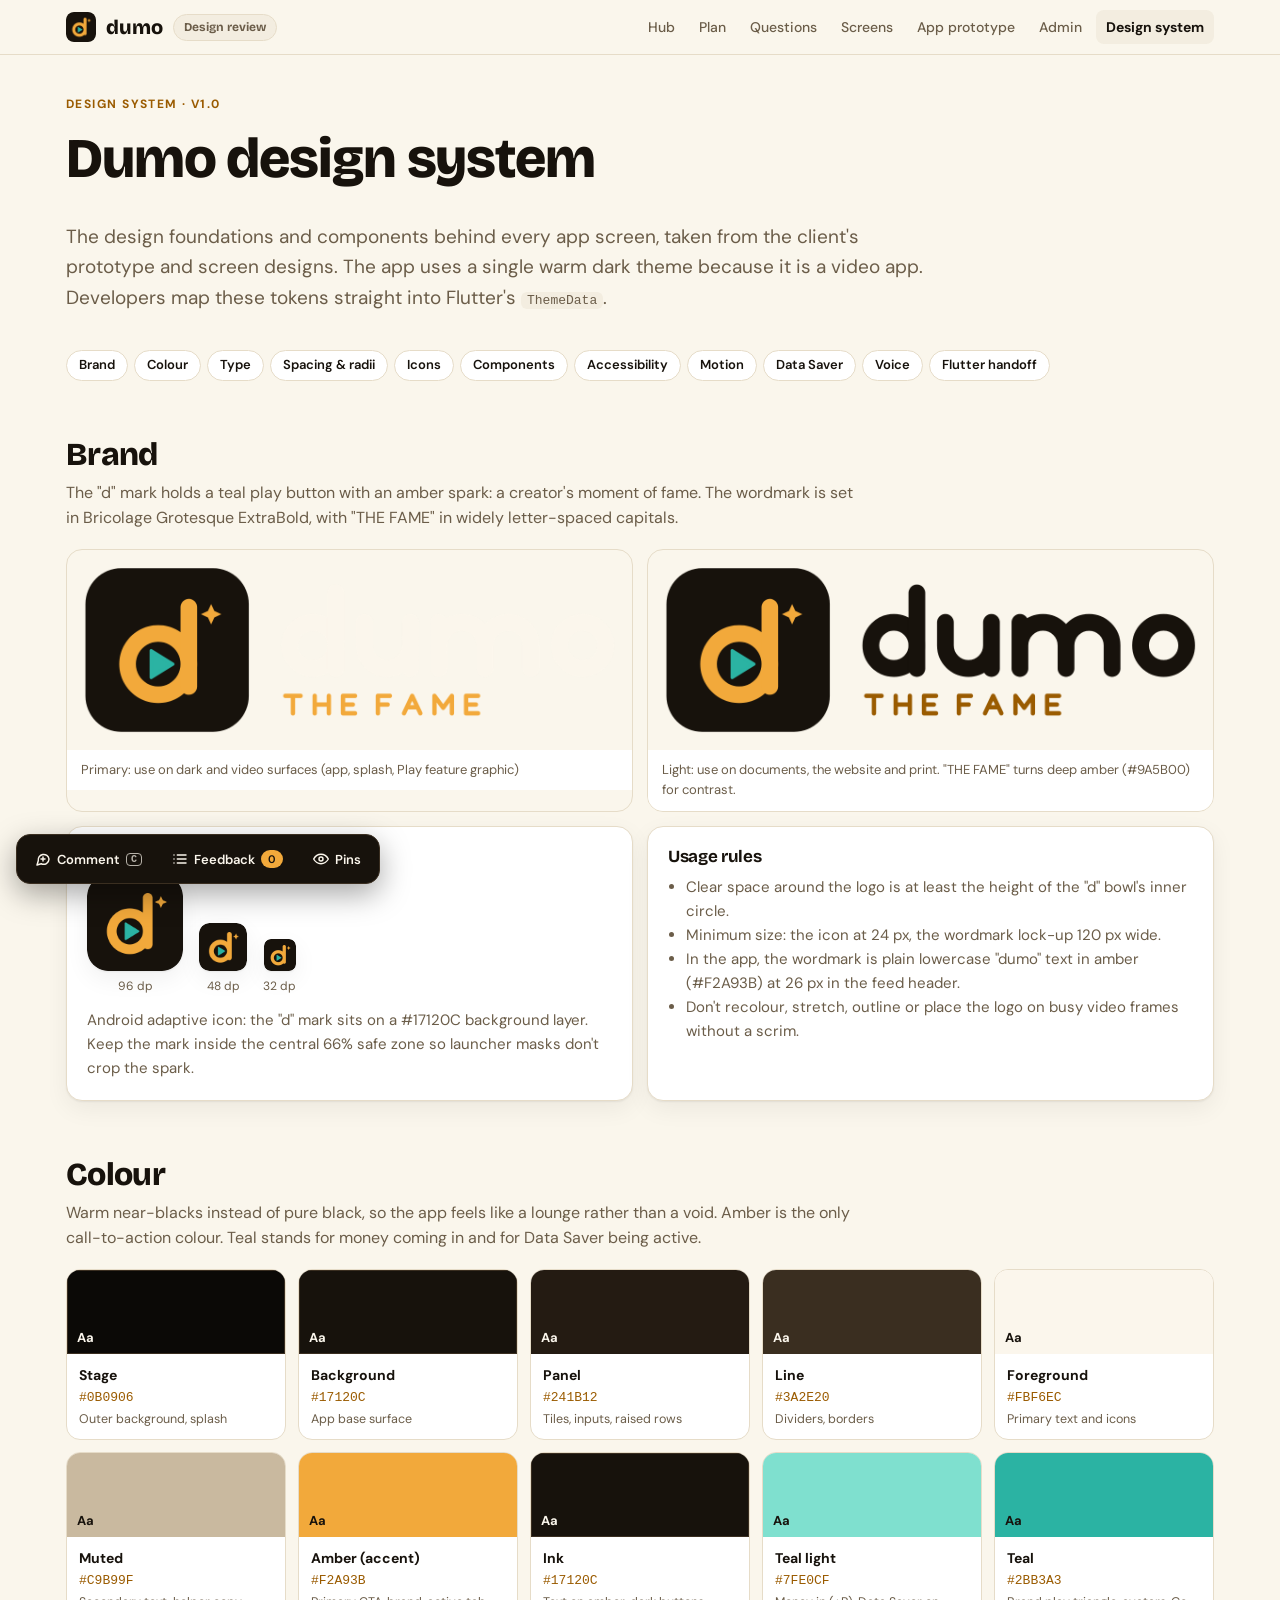
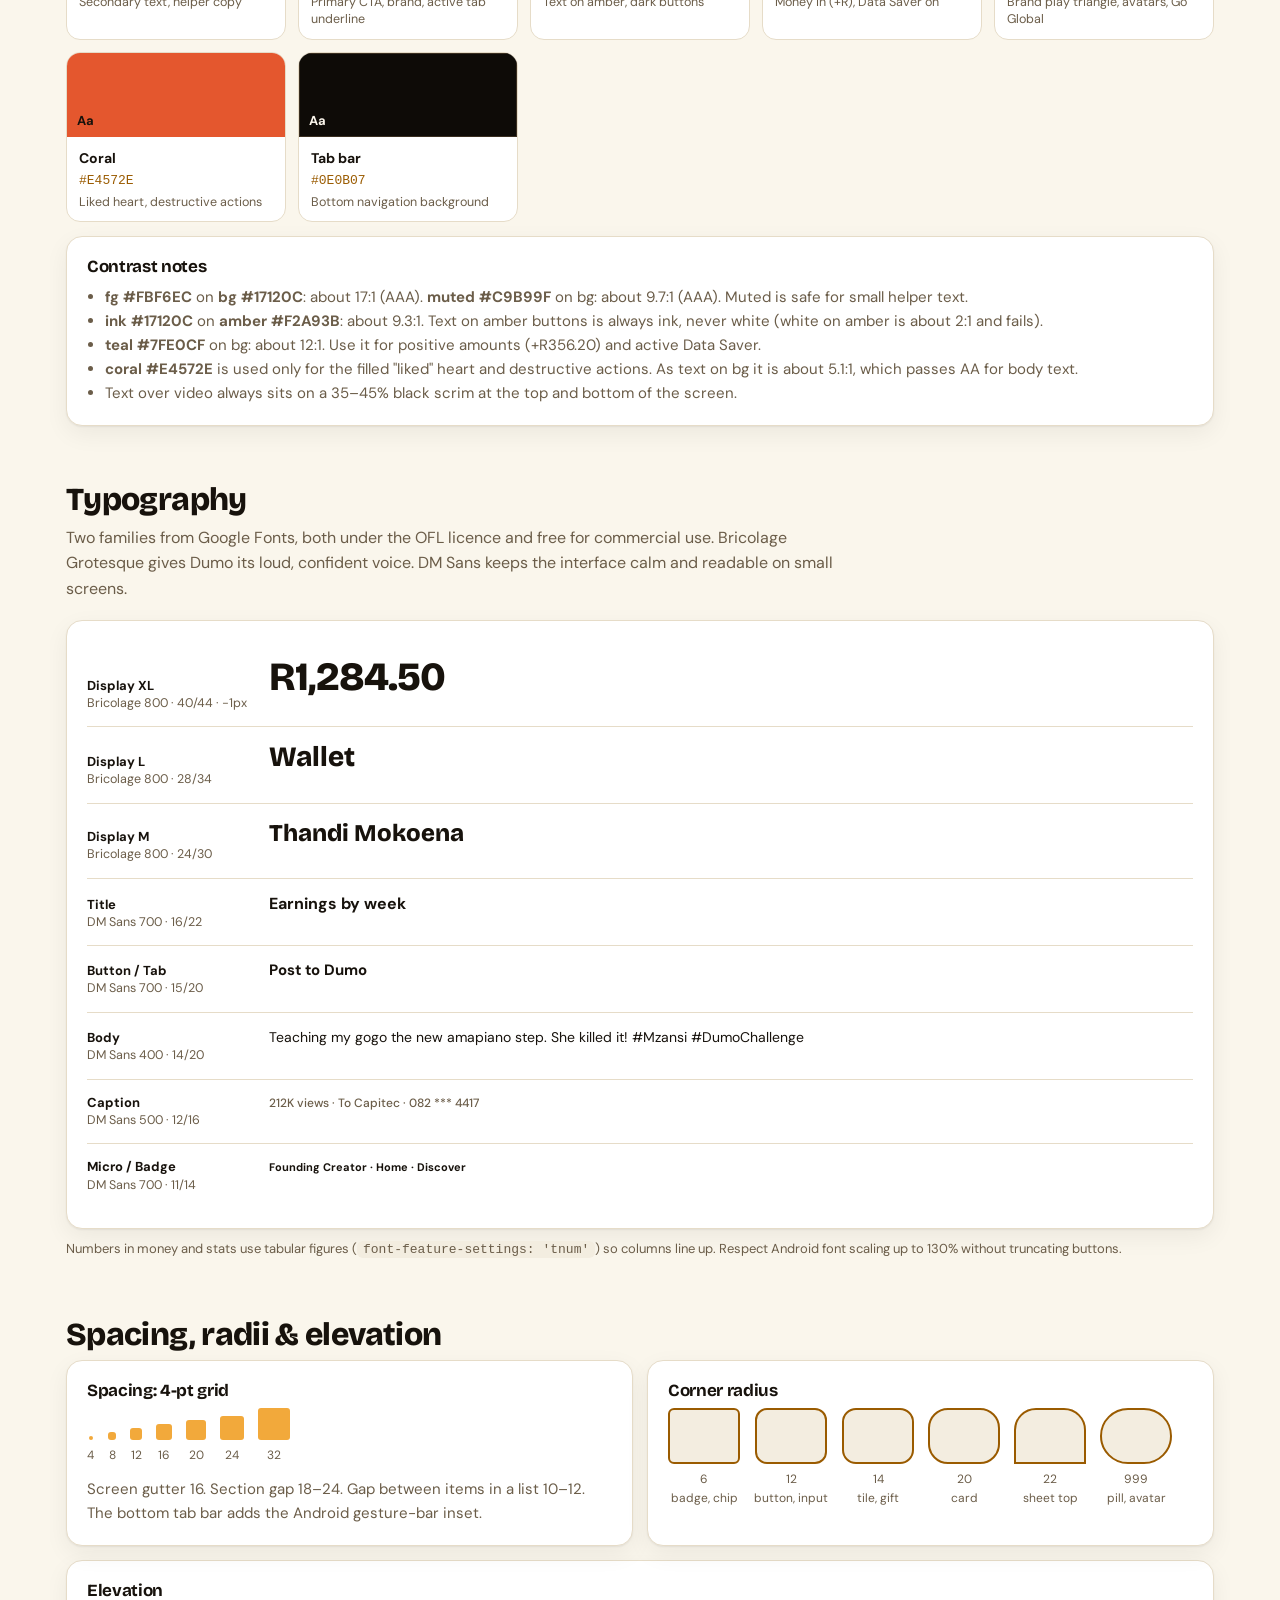
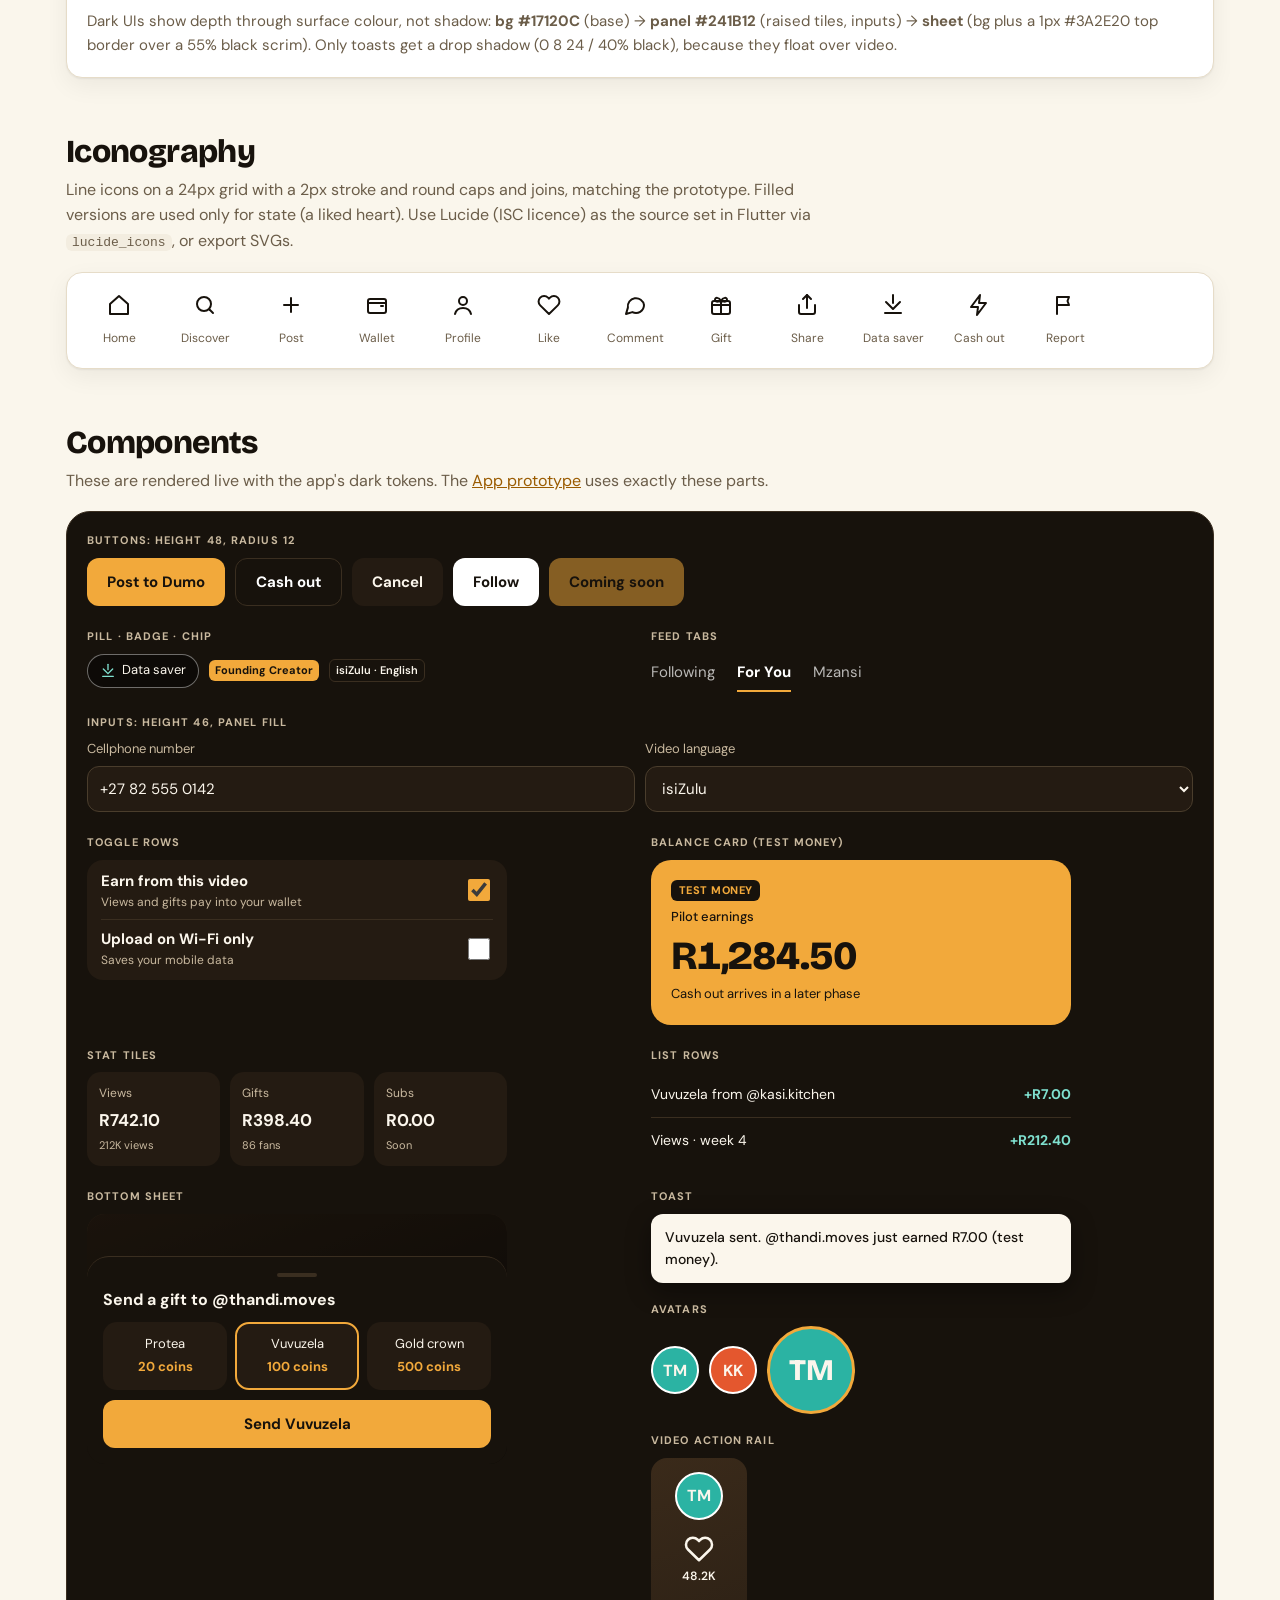
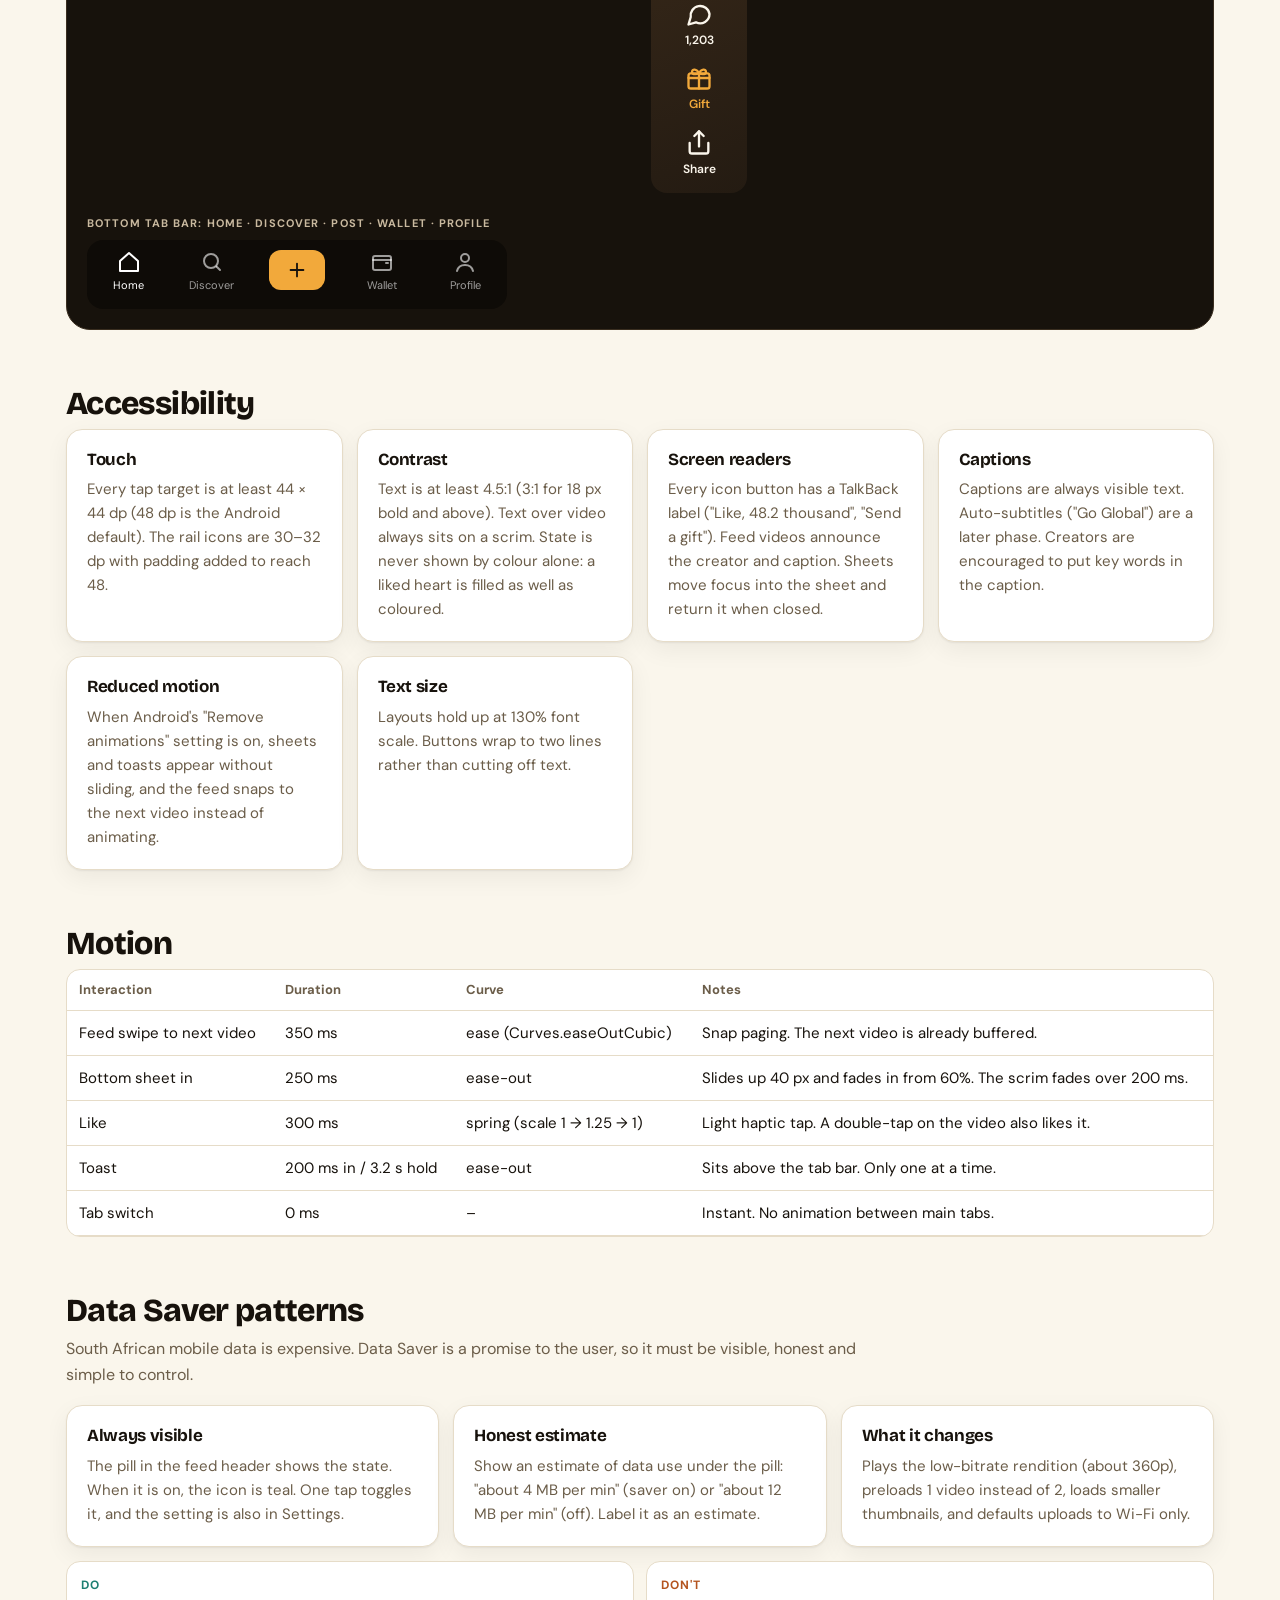
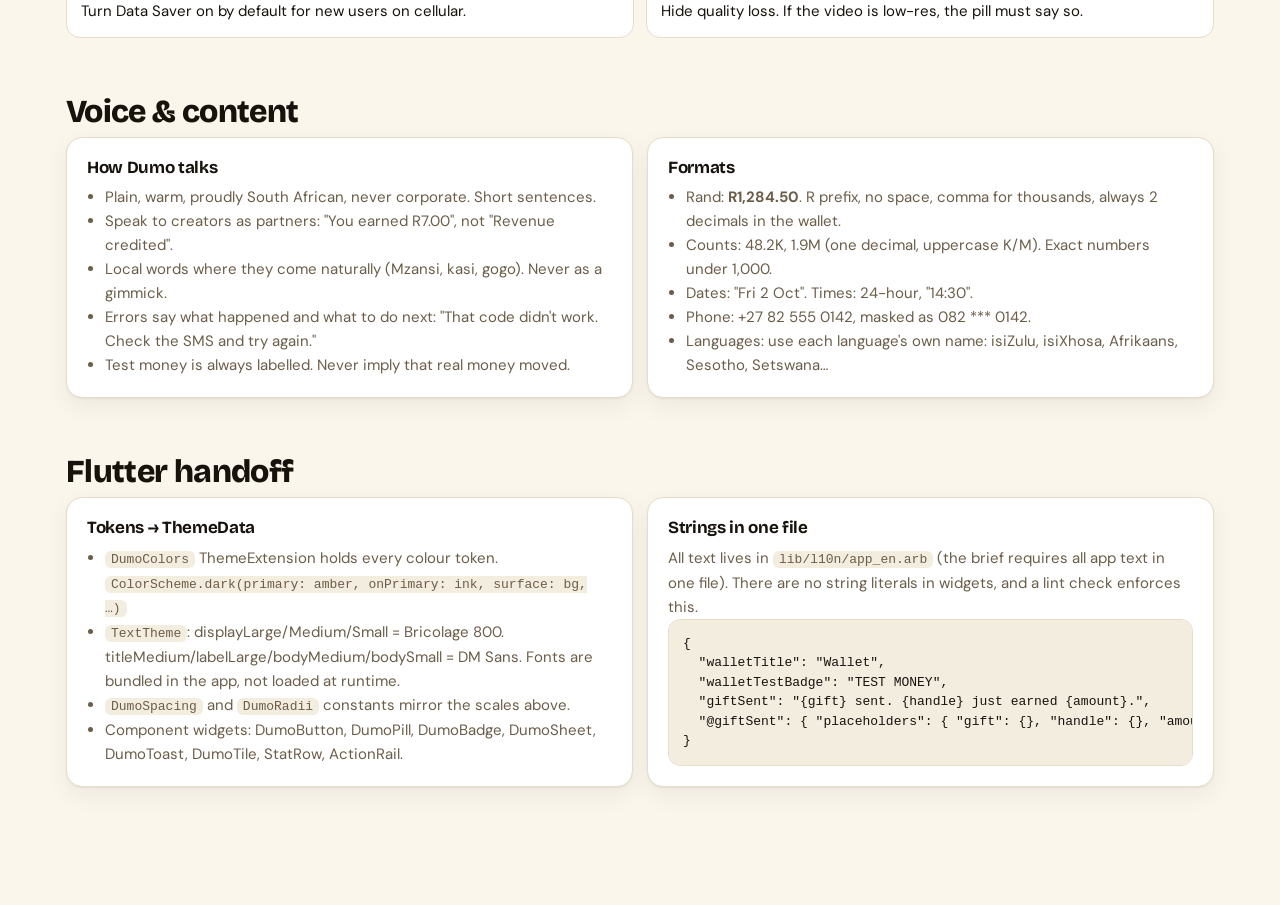
<file: design-system.html>
<!doctype html>
<html lang="en">
<head>
<meta charset="utf-8">
<meta name="viewport" content="width=device-width,initial-scale=1">
<meta name="robots" content="noindex,nofollow">
<title>Dumo Design System</title>
<link rel="preconnect" href="https://fonts.googleapis.com">
<link rel="preconnect" href="https://fonts.gstatic.com" crossorigin>
<link rel="stylesheet" href="https://fonts.googleapis.com/css2?family=Bricolage+Grotesque:opsz,wght@12..96,600;12..96,800&family=DM+Sans:wght@400;500;700&display=swap">
<link rel="icon" href="assets/dumo-icon.png">
<link rel="stylesheet" href="assets/brand.css">
<script src="assets/review.js" defer></script>
<style>
  main.page{overflow-x:clip}
  .hero{display:flex;flex-direction:column;gap:12px}
  .hero h1{font-size:clamp(34px,6vw,56px);font-weight:800}
  section{margin-top:56px;scroll-margin-top:80px}
  section > h2{font-size:clamp(24px,3.4vw,32px);font-weight:800;margin-bottom:6px}
  section > .sub{color:var(--muted);margin:0 0 18px;max-width:72ch}
  h3{font-size:17px;font-weight:700;margin:0 0 8px}
  .toc{display:flex;flex-wrap:wrap;gap:6px;list-style:none;margin:6px 0 0;padding:0}
  .toc a{display:inline-block;font-size:13px;font-weight:600;text-decoration:none;color:var(--fg);background:var(--surface);border:1px solid var(--line);border-radius:999px;padding:4px 12px}
  .grid2{display:grid;grid-template-columns:repeat(auto-fit,minmax(min(100%,320px),1fr));gap:14px}
  .grid3{display:grid;grid-template-columns:repeat(auto-fit,minmax(min(100%,240px),1fr));gap:14px}
  .card p,.card li{font-size:15px;color:var(--muted)}
  .card ul{margin:0;padding-left:18px}
  .card p{margin:0}

  /* brand */
  .logo-tile{border-radius:16px;overflow:hidden;border:1px solid var(--line)}
  .logo-tile img{display:block;width:100%}
  .logo-tile figcaption{padding:10px 14px;font-size:13px;color:var(--muted);background:var(--surface)}
  .icon-row{display:flex;gap:16px;align-items:flex-end;flex-wrap:wrap}
  .icon-row figure{margin:0;display:flex;flex-direction:column;gap:6px;align-items:center;font-size:12px;color:var(--muted)}
  .icon-row img{border-radius:22%;display:block;box-shadow:var(--shadow)}

  /* colours */
  .swatches{display:grid;grid-template-columns:repeat(auto-fill,minmax(min(100%,200px),1fr));gap:12px}
  .sw{background:var(--surface);border:1px solid var(--line);border-radius:14px;overflow:hidden}
  .sw .c{height:84px;display:flex;align-items:flex-end;padding:8px 10px;font:700 13px var(--body)}
  .sw .i{padding:10px 12px;display:flex;flex-direction:column;gap:2px}
  .sw b{font-size:14px}
  .sw code{font-size:13px;color:var(--accent)}
  .sw span{font-size:12.5px;color:var(--muted);line-height:1.4}

  /* type */
  .type-row{display:grid;grid-template-columns:minmax(120px,170px) 1fr;gap:12px;align-items:baseline;padding:14px 0;border-bottom:1px solid var(--line)}
  .type-row:last-child{border-bottom:none}
  .type-row .spec{font-size:12.5px;color:var(--muted);line-height:1.4}
  .type-row .spec b{display:block;color:var(--fg);font-size:13px}
  .sample{overflow-wrap:anywhere;line-height:1.2}
  @media (max-width:520px){.type-row{grid-template-columns:1fr;gap:4px}}

  /* tokens */
  .scale{display:flex;flex-wrap:wrap;gap:14px;align-items:flex-end}
  .scale div{display:flex;flex-direction:column;align-items:center;gap:6px;font-size:12px;color:var(--muted)}
  .scale i{display:block;background:var(--accent-bg);border-radius:3px}
  .radii{display:flex;flex-wrap:wrap;gap:14px}
  .radii div{display:flex;flex-direction:column;align-items:center;gap:6px;font-size:12px;color:var(--muted);text-align:center}
  .radii i{display:block;width:72px;height:56px;background:var(--surface-2);border:2px solid var(--accent)}

  /* phone surface — app dark tokens */
  .surface{
    --a-stage:#0B0906;--a-bg:#17120C;--a-panel:#241B12;--a-line:#3A2E20;--a-fg:#FBF6EC;--a-muted:#C9B99F;--a-accent:#F2A93B;--a-teal:#7FE0CF;--a-ink:#17120C;
    background:var(--a-bg);color:var(--a-fg);border-radius:24px;border:1px solid var(--a-line);padding:20px;display:grid;gap:22px;font-family:var(--body)
  }
  .surface .lbl{font-size:11px;font-weight:700;letter-spacing:.1em;text-transform:uppercase;color:var(--a-muted);margin-bottom:8px}
  .surface .row{display:flex;flex-wrap:wrap;gap:10px;align-items:center}
  .a-btn{height:48px;border-radius:12px;border:none;font:700 15px var(--body);display:inline-flex;align-items:center;justify-content:center;gap:8px;padding:0 20px;cursor:pointer}
  .a-btn.acc{background:var(--a-accent);color:var(--a-ink)}
  .a-btn.dark{background:var(--a-ink);color:#fff;border:1px solid var(--a-line)}
  .a-btn.ghost{background:var(--a-panel);color:var(--a-fg)}
  .a-btn.light{background:#fff;color:var(--a-ink)}
  .a-btn:disabled{opacity:.5;cursor:not-allowed}
  .a-pill{display:inline-flex;align-items:center;gap:6px;height:34px;padding:0 12px;border-radius:999px;border:1px solid rgba(255,255,255,.4);background:rgba(0,0,0,.4);font-size:13px;color:var(--a-fg)}
  .a-badge{font-size:11px;font-weight:700;color:var(--a-ink);background:var(--a-accent);border-radius:6px;padding:2px 6px}
  .a-chip{font-size:11px;font-weight:600;color:var(--a-fg);border:1px solid var(--a-line);border-radius:6px;padding:2px 6px}
  .a-tabs{display:flex;gap:22px}
  .a-tabs span{padding:6px 0;color:rgba(255,255,255,.7);font-size:15px}
  .a-tabs span.on{color:#fff;font-weight:700;border-bottom:2px solid var(--a-accent)}
  .a-field{display:flex;flex-direction:column;gap:6px;font-size:13px;color:var(--a-muted);flex:1;min-width:min(100%,220px)}
  .a-field input,.a-field select{height:46px;background:var(--a-panel);border:1px solid #4A3D2C;border-radius:12px;color:var(--a-fg);padding:0 12px;font:400 15px var(--body);width:100%}
  .a-toggles{background:var(--a-panel);border-radius:16px;padding:2px 14px;max-width:420px}
  .a-toggles label{display:flex;justify-content:space-between;align-items:center;gap:12px;min-height:58px;border-bottom:1px solid var(--a-line)}
  .a-toggles label:last-child{border-bottom:none}
  .a-toggles strong{font-size:15px;display:block}
  .a-toggles small{display:block;font-size:12px;color:var(--a-muted)}
  .a-toggles input{width:22px;height:22px;accent-color:var(--a-accent);flex:none}
  .a-tiles{display:grid;grid-template-columns:repeat(3,minmax(0,1fr));gap:10px;max-width:420px}
  .a-tile{background:var(--a-panel);border-radius:14px;padding:12px;display:flex;flex-direction:column;gap:3px}
  .a-tile span{font-size:12px;color:var(--a-muted)}
  .a-tile b{font-size:17px;font-variant-numeric:tabular-nums}
  .a-tile small{font-size:11px;color:var(--a-muted)}
  .a-card{background:var(--a-accent);color:var(--a-ink);border-radius:20px;padding:20px;display:flex;flex-direction:column;gap:6px;max-width:420px}
  .a-card .big{font-family:var(--display);font-weight:800;font-size:40px;letter-spacing:-1px;font-variant-numeric:tabular-nums;line-height:1.1}
  .a-test{align-self:flex-start;font-size:11px;font-weight:800;background:var(--a-ink);color:var(--a-accent);border-radius:6px;padding:2px 8px;letter-spacing:.04em}
  .a-list{list-style:none;margin:0;padding:0;max-width:420px}
  .a-list li{display:flex;justify-content:space-between;padding:11px 0;border-bottom:1px solid var(--a-line);font-size:14px}
  .a-list li:last-child{border-bottom:none}
  .a-plus{color:var(--a-teal);font-weight:700;font-variant-numeric:tabular-nums}
  .a-sheetwrap{position:relative;height:250px;border-radius:18px;overflow:hidden;background:linear-gradient(160deg,#3A2A1A,#17120C);max-width:420px}
  .a-scrim{position:absolute;inset:0;background:rgba(0,0,0,.55)}
  .a-sheet{position:absolute;left:0;right:0;bottom:0;background:var(--a-bg);border-top:1px solid var(--a-line);border-radius:22px 22px 0 0;padding:16px;display:flex;flex-direction:column;gap:10px}
  .a-grab{width:40px;height:4px;border-radius:2px;background:var(--a-line);align-self:center}
  .a-gifts{display:grid;grid-template-columns:repeat(3,minmax(0,1fr));gap:8px}
  .a-gift{background:var(--a-panel);border:2px solid transparent;border-radius:14px;padding:10px 6px;display:flex;flex-direction:column;align-items:center;gap:2px;font-size:13px}
  .a-gift.sel{border-color:var(--a-accent)}
  .a-gift b{color:var(--a-accent)}
  .a-toast{background:var(--a-fg);color:var(--a-ink);border-radius:12px;padding:12px 14px;font-size:14px;font-weight:500;box-shadow:0 8px 24px rgba(0,0,0,.4);max-width:420px}
  .a-tabbar{display:flex;justify-content:space-around;align-items:flex-start;background:#0E0B07;padding:10px 0 14px;border-radius:16px;max-width:420px}
  .a-tabbar span{display:flex;flex-direction:column;align-items:center;gap:3px;font-size:11px;color:rgba(255,255,255,.6);min-width:52px}
  .a-tabbar span.on{color:#fff}
  .a-tabbar .post{width:56px;height:40px;border-radius:12px;background:var(--a-accent);justify-content:center}
  .a-av{width:48px;height:48px;border-radius:50%;border:2px solid #fff;display:flex;align-items:center;justify-content:center;font-weight:700;background:#2BB3A3}
  .a-av.lg{width:88px;height:88px;border:3px solid var(--a-accent);font-family:var(--display);font-weight:800;font-size:30px}
  .a-rail{display:flex;flex-direction:column;align-items:center;gap:14px;background:linear-gradient(160deg,#3A2A1A,#241B12);border-radius:16px;padding:14px 12px}
  .a-rail div{display:flex;flex-direction:column;align-items:center;gap:3px;font-size:12px;font-weight:600}
  .split{display:grid;grid-template-columns:repeat(auto-fit,minmax(min(100%,300px),1fr));gap:22px;align-items:start}

  .do-dont{display:grid;grid-template-columns:repeat(auto-fit,minmax(min(100%,280px),1fr));gap:12px}
  .do-dont div{border-radius:14px;padding:14px;border:1px solid var(--line);background:var(--surface);font-size:15px}
  .do-dont b{display:block;font-size:12px;letter-spacing:.08em;text-transform:uppercase;margin-bottom:4px}
  .do b{color:var(--ok)} .dont b{color:var(--warn)}
  code.k{font-size:13px;background:var(--surface-2);border-radius:6px;padding:1px 6px}
  pre{background:var(--surface-2);border:1px solid var(--line);border-radius:12px;padding:14px;overflow:auto;font-size:13px;line-height:1.5;margin:0}
</style>
</head>
<body>
<header class="site-head"><div class="in"><a class="brand" href="./"><img src="assets/dumo-icon.png" alt="">dumo <span class="chip">Design review</span></a><nav><a href="./">Hub</a><a href="plan.html">Plan</a><a href="questions.html">Questions</a><a href="board.html">Screens</a><a href="app/">App prototype</a><a href="admin/">Admin</a><a href="design-system.html" aria-current="page">Design system</a></nav></div></header>

<main class="page">
  <div class="hero" id="top">
    <span class="eyebrow">Design system · v1.0</span>
    <h1>Dumo design system</h1>
    <p class="lede">The design foundations and components behind every app screen, taken from the client's prototype and screen designs. The app uses a single warm dark theme because it is a video app. Developers map these tokens straight into Flutter's <code class="k">ThemeData</code>.</p>
    <ul class="toc" aria-label="On this page">
      <li><a href="#brand">Brand</a></li><li><a href="#color">Colour</a></li><li><a href="#type">Type</a></li><li><a href="#space">Spacing &amp; radii</a></li><li><a href="#icons">Icons</a></li><li><a href="#components">Components</a></li><li><a href="#a11y">Accessibility</a></li><li><a href="#motion">Motion</a></li><li><a href="#saver">Data Saver</a></li><li><a href="#voice">Voice</a></li><li><a href="#flutter">Flutter handoff</a></li>
    </ul>
  </div>

  <section id="brand">
    <h2>Brand</h2>
    <p class="sub">The "d" mark holds a teal play button with an amber spark: a creator's moment of fame. The wordmark is set in Bricolage Grotesque ExtraBold, with "THE FAME" in widely letter-spaced capitals.</p>
    <div class="grid2">
      <figure class="logo-tile" style="margin:0"><img src="assets/dumo-logo-dark.png" alt="Dumo The Fame logo on a dark background"><figcaption>Primary: use on dark and video surfaces (app, splash, Play feature graphic)</figcaption></figure>
      <figure class="logo-tile" style="margin:0"><img src="assets/dumo-logo-light.png" alt="Dumo The Fame logo on a light background"><figcaption>Light: use on documents, the website and print. "THE FAME" turns deep amber (#9A5B00) for contrast.</figcaption></figure>
    </div>
    <div class="grid2" style="margin-top:14px">
      <div class="card">
        <h3>App icon</h3>
        <div class="icon-row">
          <figure><img src="assets/dumo-icon.png" alt="Dumo app icon" width="96" height="96">96 dp</figure>
          <figure><img src="assets/dumo-icon.png" alt="" width="48" height="48">48 dp</figure>
          <figure><img src="assets/dumo-icon.png" alt="" width="32" height="32">32 dp</figure>
        </div>
        <p style="margin-top:12px">Android adaptive icon: the "d" mark sits on a #17120C background layer. Keep the mark inside the central 66% safe zone so launcher masks don't crop the spark.</p>
      </div>
      <div class="card">
        <h3>Usage rules</h3>
        <ul>
          <li>Clear space around the logo is at least the height of the "d" bowl's inner circle.</li>
          <li>Minimum size: the icon at 24 px, the wordmark lock-up 120 px wide.</li>
          <li>In the app, the wordmark is plain lowercase "dumo" text in amber (#F2A93B) at 26 px in the feed header.</li>
          <li>Don't recolour, stretch, outline or place the logo on busy video frames without a scrim.</li>
        </ul>
      </div>
    </div>
  </section>

  <section id="color">
    <h2>Colour</h2>
    <p class="sub">Warm near-blacks instead of pure black, so the app feels like a lounge rather than a void. Amber is the only call-to-action colour. Teal stands for money coming in and for Data Saver being active.</p>
    <div class="swatches" id="swatches"></div>
    <div class="card" style="margin-top:14px">
      <h3>Contrast notes</h3>
      <ul>
        <li><b>fg #FBF6EC</b> on <b>bg #17120C</b>: about 17:1 (AAA). <b>muted #C9B99F</b> on bg: about 9.7:1 (AAA). Muted is safe for small helper text.</li>
        <li><b>ink #17120C</b> on <b>amber #F2A93B</b>: about 9.3:1. Text on amber buttons is always ink, never white (white on amber is about 2:1 and fails).</li>
        <li><b>teal #7FE0CF</b> on bg: about 12:1. Use it for positive amounts (+R356.20) and active Data Saver.</li>
        <li><b>coral #E4572E</b> is used only for the filled "liked" heart and destructive actions. As text on bg it is about 5.1:1, which passes AA for body text.</li>
        <li>Text over video always sits on a 35–45% black scrim at the top and bottom of the screen.</li>
      </ul>
    </div>
  </section>

  <section id="type">
    <h2>Typography</h2>
    <p class="sub">Two families from Google Fonts, both under the OFL licence and free for commercial use. Bricolage Grotesque gives Dumo its loud, confident voice. DM Sans keeps the interface calm and readable on small screens.</p>
    <div class="card">
      <div class="type-row"><div class="spec"><b>Display XL</b>Bricolage 800 · 40/44 · −1px</div><div class="sample" style="font:800 40px/1.1 var(--display);letter-spacing:-1px">R1,284.50</div></div>
      <div class="type-row"><div class="spec"><b>Display L</b>Bricolage 800 · 28/34</div><div class="sample" style="font:800 28px/1.2 var(--display)">Wallet</div></div>
      <div class="type-row"><div class="spec"><b>Display M</b>Bricolage 800 · 24/30</div><div class="sample" style="font:800 24px/1.25 var(--display)">Thandi Mokoena</div></div>
      <div class="type-row"><div class="spec"><b>Title</b>DM Sans 700 · 16/22</div><div class="sample" style="font:700 16px/1.4 var(--body)">Earnings by week</div></div>
      <div class="type-row"><div class="spec"><b>Button / Tab</b>DM Sans 700 · 15/20</div><div class="sample" style="font:700 15px/1.35 var(--body)">Post to Dumo</div></div>
      <div class="type-row"><div class="spec"><b>Body</b>DM Sans 400 · 14/20</div><div class="sample" style="font:400 14px/1.45 var(--body)">Teaching my gogo the new amapiano step. She killed it! #Mzansi #DumoChallenge</div></div>
      <div class="type-row"><div class="spec"><b>Caption</b>DM Sans 500 · 12/16</div><div class="sample" style="font:500 12px/1.4 var(--body);color:var(--muted)">212K views · To Capitec · 082 *** 4417</div></div>
      <div class="type-row"><div class="spec"><b>Micro / Badge</b>DM Sans 700 · 11/14</div><div class="sample" style="font:700 11px/1.3 var(--body)">Founding Creator · Home · Discover</div></div>
    </div>
    <p class="note" style="font-size:13px;color:var(--muted);margin-top:10px">Numbers in money and stats use tabular figures (<code class="k">font-feature-settings: 'tnum'</code>) so columns line up. Respect Android font scaling up to 130% without truncating buttons.</p>
  </section>

  <section id="space">
    <h2>Spacing, radii &amp; elevation</h2>
    <div class="grid2">
      <div class="card">
        <h3>Spacing: 4-pt grid</h3>
        <div class="scale">
          <div><i style="width:4px;height:4px"></i>4</div><div><i style="width:8px;height:8px"></i>8</div><div><i style="width:12px;height:12px"></i>12</div><div><i style="width:16px;height:16px"></i>16</div><div><i style="width:20px;height:20px"></i>20</div><div><i style="width:24px;height:24px"></i>24</div><div><i style="width:32px;height:32px"></i>32</div>
        </div>
        <p style="margin-top:12px">Screen gutter 16. Section gap 18–24. Gap between items in a list 10–12. The bottom tab bar adds the Android gesture-bar inset.</p>
      </div>
      <div class="card">
        <h3>Corner radius</h3>
        <div class="radii">
          <div><i style="border-radius:6px"></i>6<br>badge, chip</div>
          <div><i style="border-radius:12px"></i>12<br>button, input</div>
          <div><i style="border-radius:14px"></i>14<br>tile, gift</div>
          <div><i style="border-radius:20px"></i>20<br>card</div>
          <div><i style="border-radius:22px 22px 0 0"></i>22<br>sheet top</div>
          <div><i style="border-radius:999px"></i>999<br>pill, avatar</div>
        </div>
      </div>
    </div>
    <div class="card" style="margin-top:14px">
      <h3>Elevation</h3>
      <p>Dark UIs show depth through surface colour, not shadow: <b>bg #17120C</b> (base) → <b>panel #241B12</b> (raised tiles, inputs) → <b>sheet</b> (bg plus a 1px #3A2E20 top border over a 55% black scrim). Only toasts get a drop shadow (0 8 24 / 40% black), because they float over video.</p>
    </div>
  </section>

  <section id="icons">
    <h2>Iconography</h2>
    <p class="sub">Line icons on a 24px grid with a 2px stroke and round caps and joins, matching the prototype. Filled versions are used only for state (a liked heart). Use Lucide (ISC licence) as the source set in Flutter via <code class="k">lucide_icons</code>, or export SVGs.</p>
    <div class="card"><div class="row" style="display:flex;flex-wrap:wrap;gap:22px;color:var(--fg)" id="iconRow"></div></div>
  </section>

  <section id="components">
    <h2>Components</h2>
    <p class="sub">These are rendered live with the app's dark tokens. The <a href="app/">App prototype</a> uses exactly these parts.</p>
    <div class="surface" id="kit">
      <div>
        <div class="lbl">Buttons: height 48, radius 12</div>
        <div class="row">
          <button class="a-btn acc" type="button">Post to Dumo</button>
          <button class="a-btn dark" type="button">Cash out</button>
          <button class="a-btn ghost" type="button">Cancel</button>
          <button class="a-btn light" type="button">Follow</button>
          <button class="a-btn acc" type="button" disabled>Coming soon</button>
        </div>
      </div>
      <div class="split">
        <div>
          <div class="lbl">Pill · badge · chip</div>
          <div class="row">
            <span class="a-pill"><svg width="16" height="16" viewBox="0 0 24 24" fill="none" stroke="#7FE0CF" stroke-width="2" stroke-linecap="round"><path d="M12 2v8"/><path d="M5 9l7 7 7-7"/><path d="M4 20h16"/></svg>Data saver</span>
            <span class="a-badge">Founding Creator</span>
            <span class="a-chip">isiZulu · English</span>
          </div>
        </div>
        <div>
          <div class="lbl">Feed tabs</div>
          <div class="a-tabs"><span>Following</span><span class="on">For You</span><span>Mzansi</span></div>
        </div>
      </div>
      <div>
        <div class="lbl">Inputs: height 46, panel fill</div>
        <div class="row">
          <label class="a-field">Cellphone number<input value="+27 82 555 0142" aria-label="Cellphone number example"></label>
          <label class="a-field">Video language<select aria-label="Video language example"><option>isiZulu</option><option>English</option></select></label>
        </div>
      </div>
      <div class="split">
        <div>
          <div class="lbl">Toggle rows</div>
          <div class="a-toggles">
            <label><span><strong>Earn from this video</strong><small>Views and gifts pay into your wallet</small></span><input type="checkbox" checked></label>
            <label><span><strong>Upload on Wi-Fi only</strong><small>Saves your mobile data</small></span><input type="checkbox"></label>
          </div>
        </div>
        <div>
          <div class="lbl">Balance card (test money)</div>
          <div class="a-card">
            <span class="a-test">TEST MONEY</span>
            <span style="font-size:13px;font-weight:500">Pilot earnings</span>
            <span class="big">R1,284.50</span>
            <span style="font-size:13px">Cash out arrives in a later phase</span>
          </div>
        </div>
      </div>
      <div class="split">
        <div>
          <div class="lbl">Stat tiles</div>
          <div class="a-tiles">
            <div class="a-tile"><span>Views</span><b>R742.10</b><small>212K views</small></div>
            <div class="a-tile"><span>Gifts</span><b>R398.40</b><small>86 fans</small></div>
            <div class="a-tile"><span>Subs</span><b>R0.00</b><small>Soon</small></div>
          </div>
        </div>
        <div>
          <div class="lbl">List rows</div>
          <ul class="a-list">
            <li><span>Vuvuzela from @kasi.kitchen</span><span class="a-plus">+R7.00</span></li>
            <li><span>Views · week 4</span><span class="a-plus">+R212.40</span></li>
          </ul>
        </div>
      </div>
      <div class="split">
        <div>
          <div class="lbl">Bottom sheet</div>
          <div class="a-sheetwrap">
            <div class="a-scrim"></div>
            <div class="a-sheet">
              <span class="a-grab"></span>
              <b style="font-size:16px">Send a gift to @thandi.moves</b>
              <div class="a-gifts"><div class="a-gift"><span>Protea</span><b>20 coins</b></div><div class="a-gift sel"><span>Vuvuzela</span><b>100 coins</b></div><div class="a-gift"><span>Gold crown</span><b>500 coins</b></div></div>
              <button class="a-btn acc" type="button" style="width:100%">Send Vuvuzela</button>
            </div>
          </div>
        </div>
        <div style="display:grid;gap:18px">
          <div>
            <div class="lbl">Toast</div>
            <div class="a-toast">Vuvuzela sent. @thandi.moves just earned R7.00 (test money).</div>
          </div>
          <div>
            <div class="lbl">Avatars</div>
            <div class="row"><span class="a-av">TM</span><span class="a-av" style="background:#E4572E">KK</span><span class="a-av lg">TM</span></div>
          </div>
          <div>
            <div class="lbl">Video action rail</div>
            <div class="a-rail" style="max-width:96px" id="rail"></div>
          </div>
        </div>
      </div>
      <div>
        <div class="lbl">Bottom tab bar: Home · Discover · Post · Wallet · Profile</div>
        <div class="a-tabbar" id="tabbar"></div>
      </div>
    </div>
  </section>

  <section id="a11y">
    <h2>Accessibility</h2>
    <div class="grid3">
      <div class="card"><h3>Touch</h3><p>Every tap target is at least 44 × 44 dp (48 dp is the Android default). The rail icons are 30–32 dp with padding added to reach 48.</p></div>
      <div class="card"><h3>Contrast</h3><p>Text is at least 4.5:1 (3:1 for 18 px bold and above). Text over video always sits on a scrim. State is never shown by colour alone: a liked heart is filled as well as coloured.</p></div>
      <div class="card"><h3>Screen readers</h3><p>Every icon button has a TalkBack label ("Like, 48.2 thousand", "Send a gift"). Feed videos announce the creator and caption. Sheets move focus into the sheet and return it when closed.</p></div>
      <div class="card"><h3>Captions</h3><p>Captions are always visible text. Auto-subtitles ("Go Global") are a later phase. Creators are encouraged to put key words in the caption.</p></div>
      <div class="card"><h3>Reduced motion</h3><p>When Android's "Remove animations" setting is on, sheets and toasts appear without sliding, and the feed snaps to the next video instead of animating.</p></div>
      <div class="card"><h3>Text size</h3><p>Layouts hold up at 130% font scale. Buttons wrap to two lines rather than cutting off text.</p></div>
    </div>
  </section>

  <section id="motion">
    <h2>Motion</h2>
    <div class="table-wrap">
      <table>
        <thead><tr><th>Interaction</th><th>Duration</th><th>Curve</th><th>Notes</th></tr></thead>
        <tbody>
          <tr><td>Feed swipe to next video</td><td>350 ms</td><td>ease (Curves.easeOutCubic)</td><td>Snap paging. The next video is already buffered.</td></tr>
          <tr><td>Bottom sheet in</td><td>250 ms</td><td>ease-out</td><td>Slides up 40 px and fades in from 60%. The scrim fades over 200 ms.</td></tr>
          <tr><td>Like</td><td>300 ms</td><td>spring (scale 1 → 1.25 → 1)</td><td>Light haptic tap. A double-tap on the video also likes it.</td></tr>
          <tr><td>Toast</td><td>200 ms in / 3.2 s hold</td><td>ease-out</td><td>Sits above the tab bar. Only one at a time.</td></tr>
          <tr><td>Tab switch</td><td>0 ms</td><td>–</td><td>Instant. No animation between main tabs.</td></tr>
        </tbody>
      </table>
    </div>
  </section>

  <section id="saver">
    <h2>Data Saver patterns</h2>
    <p class="sub">South African mobile data is expensive. Data Saver is a promise to the user, so it must be visible, honest and simple to control.</p>
    <div class="grid3">
      <div class="card"><h3>Always visible</h3><p>The pill in the feed header shows the state. When it is on, the icon is teal. One tap toggles it, and the setting is also in Settings.</p></div>
      <div class="card"><h3>Honest estimate</h3><p>Show an estimate of data use under the pill: "about 4 MB per min" (saver on) or "about 12 MB per min" (off). Label it as an estimate.</p></div>
      <div class="card"><h3>What it changes</h3><p>Plays the low-bitrate rendition (about 360p), preloads 1 video instead of 2, loads smaller thumbnails, and defaults uploads to Wi-Fi only.</p></div>
    </div>
    <div class="do-dont" style="margin-top:14px">
      <div class="do"><b>Do</b>Turn Data Saver on by default for new users on cellular.</div>
      <div class="dont"><b>Don't</b>Hide quality loss. If the video is low-res, the pill must say so.</div>
    </div>
  </section>

  <section id="voice">
    <h2>Voice &amp; content</h2>
    <div class="grid2">
      <div class="card">
        <h3>How Dumo talks</h3>
        <ul>
          <li>Plain, warm, proudly South African, never corporate. Short sentences.</li>
          <li>Speak to creators as partners: "You earned R7.00", not "Revenue credited".</li>
          <li>Local words where they come naturally (Mzansi, kasi, gogo). Never as a gimmick.</li>
          <li>Errors say what happened and what to do next: "That code didn't work. Check the SMS and try again."</li>
          <li>Test money is always labelled. Never imply that real money moved.</li>
        </ul>
      </div>
      <div class="card">
        <h3>Formats</h3>
        <ul>
          <li>Rand: <b>R1,284.50</b>. R prefix, no space, comma for thousands, always 2 decimals in the wallet.</li>
          <li>Counts: 48.2K, 1.9M (one decimal, uppercase K/M). Exact numbers under 1,000.</li>
          <li>Dates: "Fri 2 Oct". Times: 24-hour, "14:30".</li>
          <li>Phone: +27 82 555 0142, masked as 082 *** 0142.</li>
          <li>Languages: use each language's own name: isiZulu, isiXhosa, Afrikaans, Sesotho, Setswana…</li>
        </ul>
      </div>
    </div>
  </section>

  <section id="flutter">
    <h2>Flutter handoff</h2>
    <div class="grid2">
      <div class="card">
        <h3>Tokens → ThemeData</h3>
        <ul>
          <li><code class="k">DumoColors</code> ThemeExtension holds every colour token. <code class="k">ColorScheme.dark(primary: amber, onPrimary: ink, surface: bg, …)</code></li>
          <li><code class="k">TextTheme</code>: displayLarge/Medium/Small = Bricolage 800. titleMedium/labelLarge/bodyMedium/bodySmall = DM Sans. Fonts are bundled in the app, not loaded at runtime.</li>
          <li><code class="k">DumoSpacing</code> and <code class="k">DumoRadii</code> constants mirror the scales above.</li>
          <li>Component widgets: DumoButton, DumoPill, DumoBadge, DumoSheet, DumoToast, DumoTile, StatRow, ActionRail.</li>
        </ul>
      </div>
      <div class="card">
        <h3>Strings in one file</h3>
        <p>All text lives in <code class="k">lib/l10n/app_en.arb</code> (the brief requires all app text in one file). There are no string literals in widgets, and a lint check enforces this.</p>
<pre>{
  "walletTitle": "Wallet",
  "walletTestBadge": "TEST MONEY",
  "giftSent": "{gift} sent. {handle} just earned {amount}.",
  "@giftSent": { "placeholders": { "gift": {}, "handle": {}, "amount": {} } }
}</pre>
      </div>
    </div>
  </section>
</main>

<script>
(function(){
  var sw = [
    ['Stage', '#0B0906', 'Outer background, splash', '#FBF6EC'],
    ['Background', '#17120C', 'App base surface', '#FBF6EC'],
    ['Panel', '#241B12', 'Tiles, inputs, raised rows', '#FBF6EC'],
    ['Line', '#3A2E20', 'Dividers, borders', '#FBF6EC'],
    ['Foreground', '#FBF6EC', 'Primary text and icons', '#17120C'],
    ['Muted', '#C9B99F', 'Secondary text, helper copy', '#17120C'],
    ['Amber (accent)', '#F2A93B', 'Primary CTA, brand, active tab underline', '#17120C'],
    ['Ink', '#17120C', 'Text on amber, dark buttons', '#FBF6EC'],
    ['Teal light', '#7FE0CF', 'Money in (+R), Data Saver on', '#17120C'],
    ['Teal', '#2BB3A3', 'Brand play triangle, avatars, Go Global', '#17120C'],
    ['Coral', '#E4572E', 'Liked heart, destructive actions', '#17120C'],
    ['Tab bar', '#0E0B07', 'Bottom navigation background', '#FBF6EC']
  ];
  document.getElementById('swatches').innerHTML = sw.map(function(s){
    return '<div class="sw"><div class="c" style="background:' + s[1] + ';color:' + s[3] + (s[1] === '#17120C' || s[1] === '#0B0906' || s[1] === '#0E0B07' ? ';box-shadow:inset 0 0 0 1px #3A2E20' : '') + '">Aa</div><div class="i"><b>' + s[0] + '</b><code>' + s[1] + '</code><span>' + s[2] + '</span></div></div>';
  }).join('');

  var I = {
    Home:'<path d="M3 11l9-8 9 8v10H3z"/>',
    Discover:'<circle cx="11" cy="11" r="7"/><path d="M20 20l-3.5-3.5"/>',
    Post:'<path d="M12 5v14M5 12h14"/>',
    Wallet:'<rect x="3" y="6" width="18" height="14" rx="2"/><path d="M16 13h2M3 10h18"/>',
    Profile:'<circle cx="12" cy="8" r="4"/><path d="M4 21c1-4 4.5-6 8-6s7 2 8 6"/>',
    Like:'<path d="M20.8 4.6a5.5 5.5 0 0 0-7.8 0L12 5.7l-1-1.1a5.5 5.5 0 0 0-7.8 7.8L12 21l8.8-8.6a5.5 5.5 0 0 0 0-7.8z"/>',
    Comment:'<path d="M21 12a8 8 0 0 1-11.6 7.1L3 21l1.9-6.4A8 8 0 1 1 21 12z"/>',
    Gift:'<rect x="3" y="8" width="18" height="13" rx="2"/><path d="M12 8v13M3 12h18"/><path d="M12 8c-2-4-6-4-6-1s6 1 6 1c0 0 6 2 6-1s-4-3-6 1z"/>',
    Share:'<path d="M4 12v7a2 2 0 0 0 2 2h12a2 2 0 0 0 2-2v-7"/><path d="M16 6l-4-4-4 4"/><path d="M12 2v13"/>',
    'Data saver':'<path d="M12 2v8"/><path d="M5 9l7 7 7-7"/><path d="M4 20h16"/>',
    'Cash out':'<path d="M13 2L4 14h7l-1 8 9-12h-7z"/>',
    Report:'<path d="M4 21V4h12l-1.5 4L16 12H4"/>'
  };
  function svg(k, size, stroke){ return '<svg width="' + size + '" height="' + size + '" viewBox="0 0 24 24" fill="none" stroke="' + (stroke || 'currentColor') + '" stroke-width="2" stroke-linecap="round" stroke-linejoin="round" aria-hidden="true">' + I[k] + '</svg>'; }
  document.getElementById('iconRow').innerHTML = Object.keys(I).map(function(k){
    return '<div style="display:flex;flex-direction:column;align-items:center;gap:6px;font-size:12px;color:var(--muted);min-width:64px">' + '<span style="color:var(--fg)">' + svg(k, 24) + '</span>' + k + '</div>';
  }).join('');
  document.getElementById('rail').innerHTML =
    '<span class="a-av">TM</span>' +
    '<div>' + svg('Like', 30) + '48.2K</div>' +
    '<div>' + svg('Comment', 28) + '1,203</div>' +
    '<div style="color:#F2A93B">' + svg('Gift', 28, '#F2A93B') + 'Gift</div>' +
    '<div>' + svg('Share', 28) + 'Share</div>';
  var tabs = ['Home','Discover','Post','Wallet','Profile'];
  document.getElementById('tabbar').innerHTML = tabs.map(function(t, i){
    if (t === 'Post') return '<span class="post">' + svg('Post', 22, '#17120C') + '</span>';
    return '<span' + (i === 0 ? ' class="on"' : '') + '>' + svg(t, 24) + t + '</span>';
  }).join('');
})();
</script>
</body>
</html>
</file>
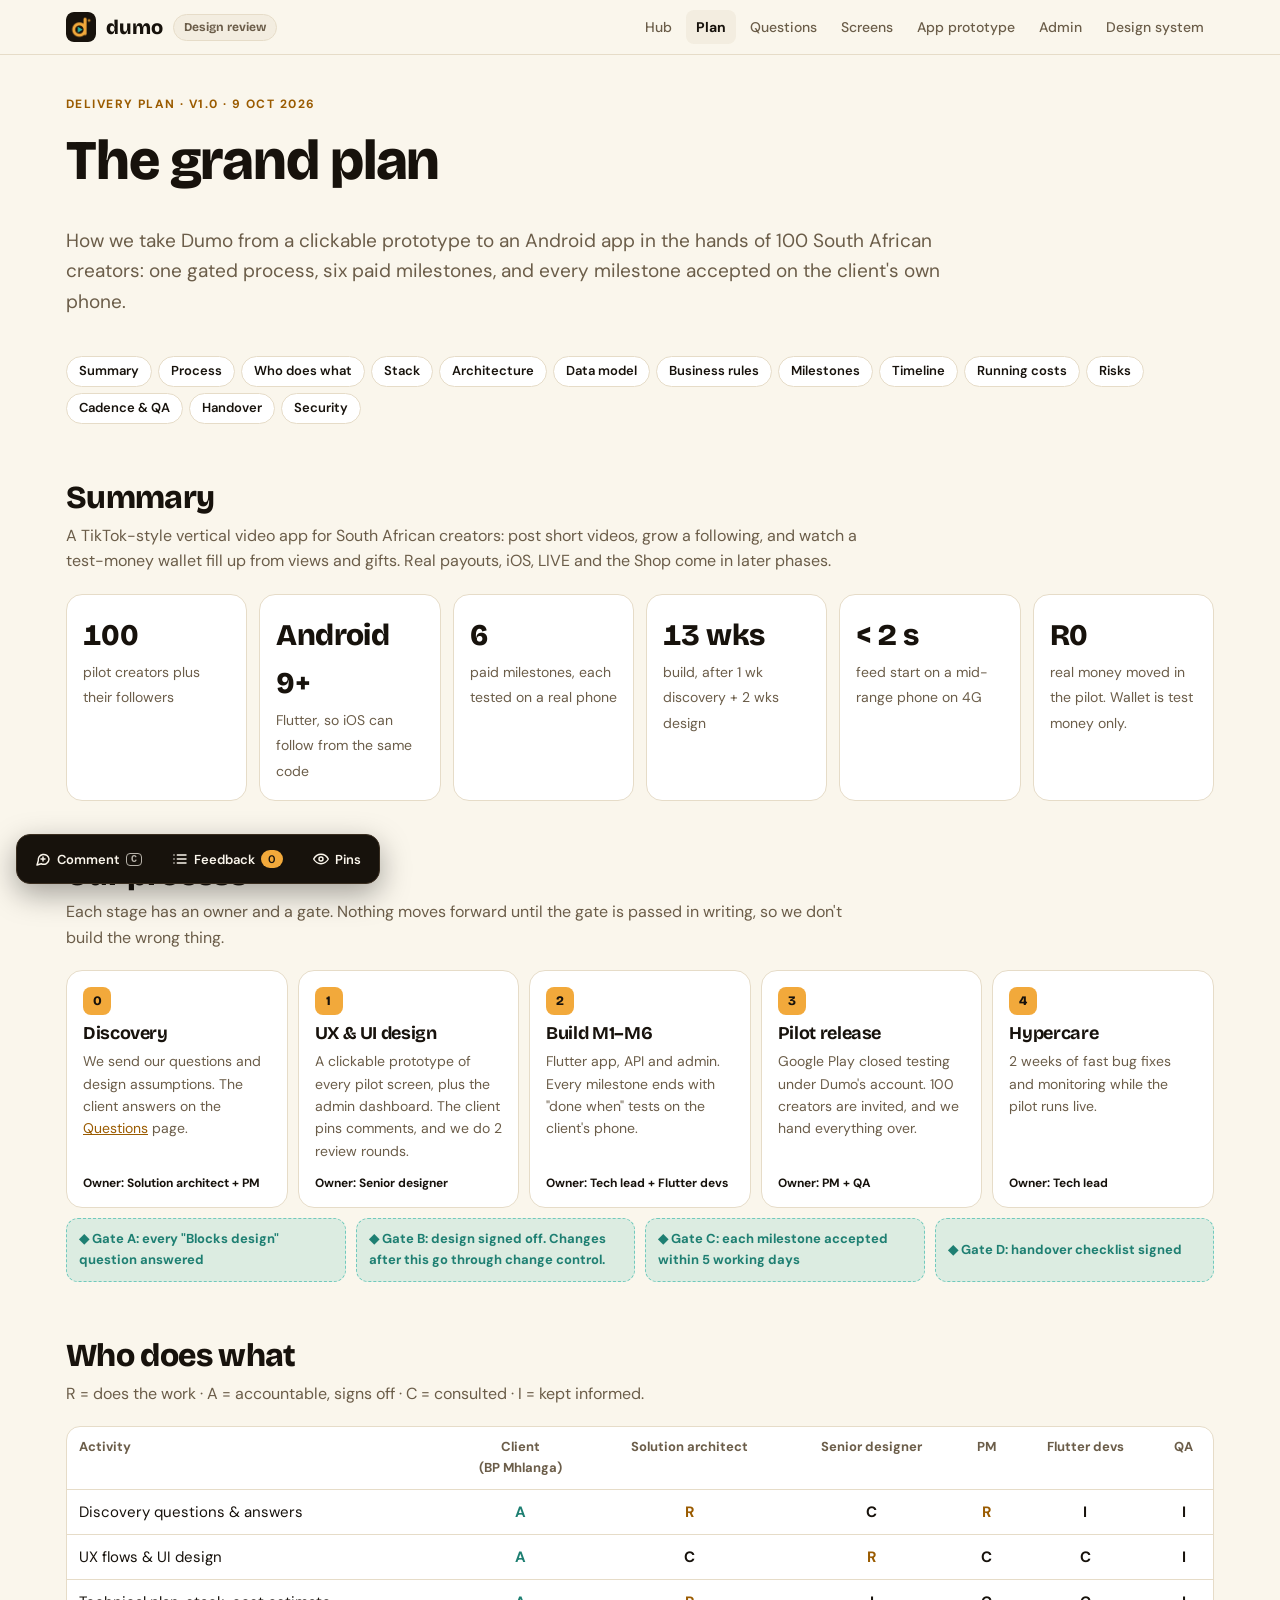
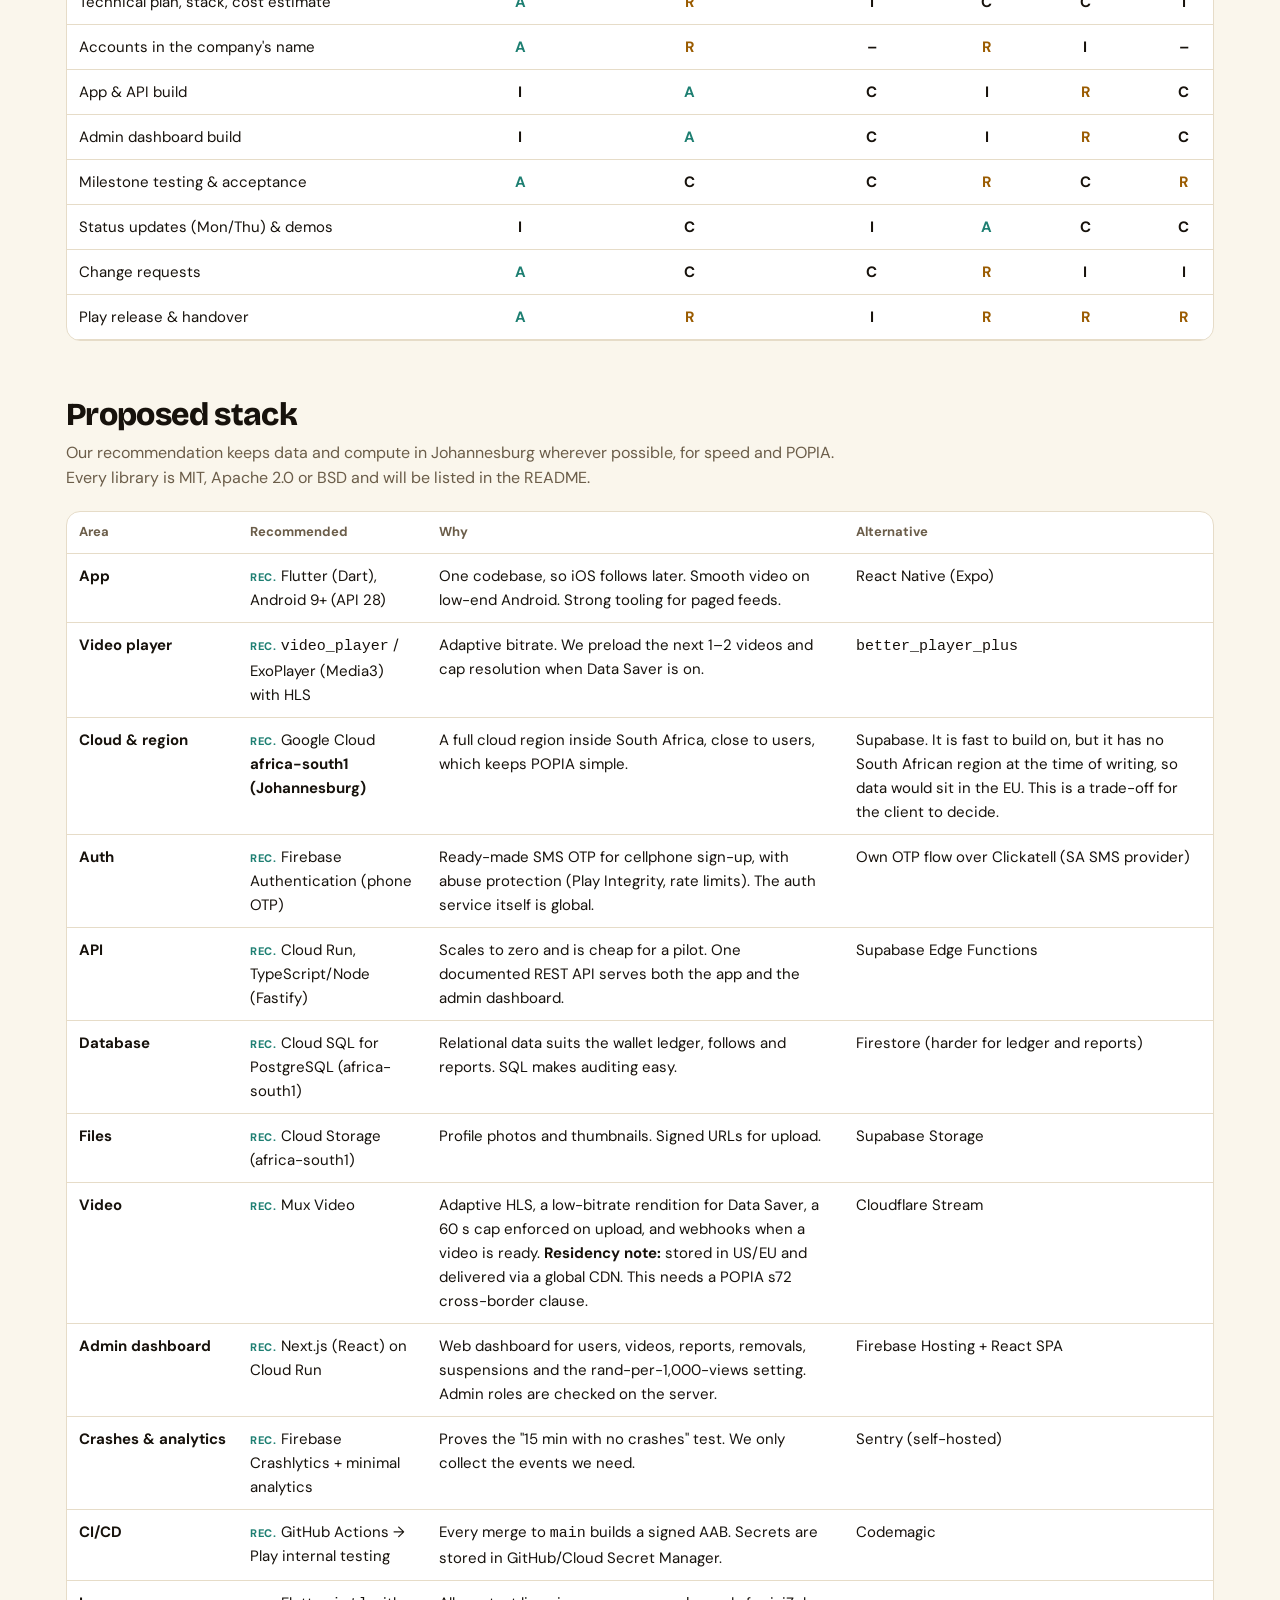
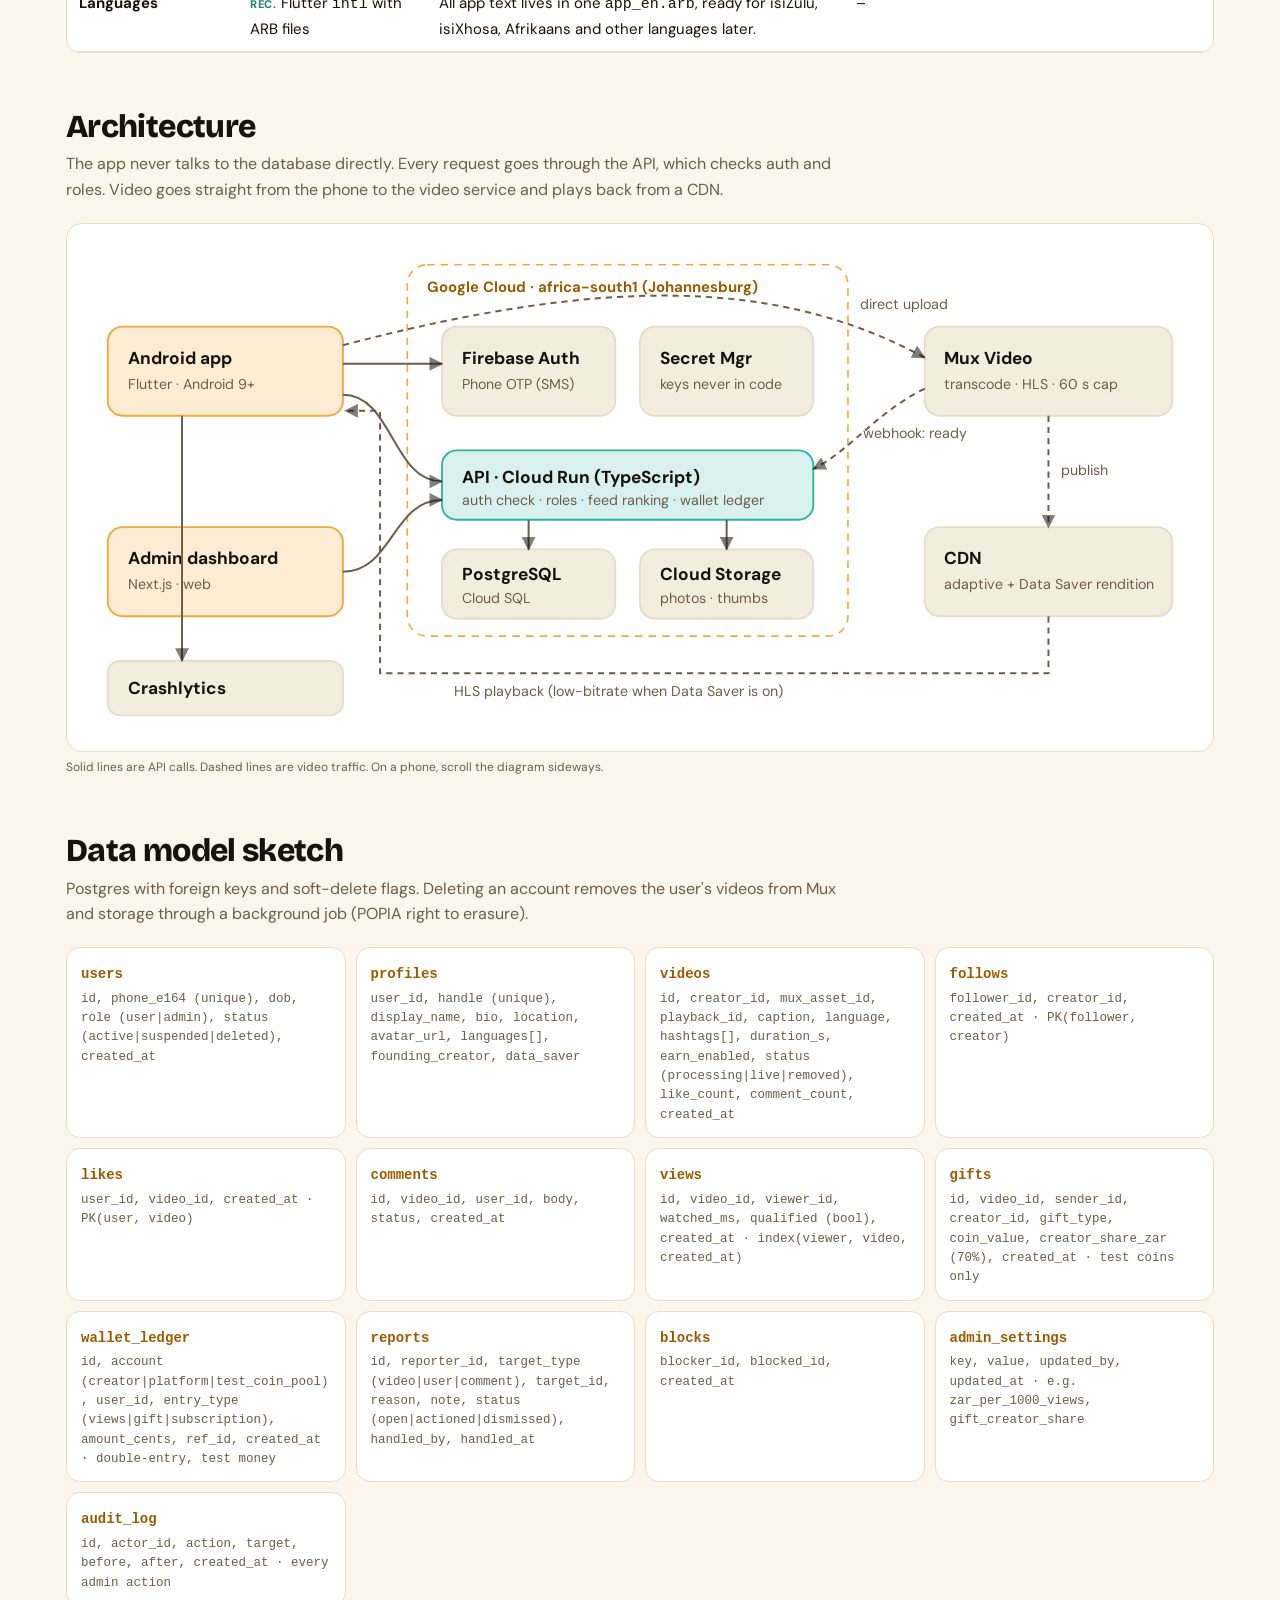
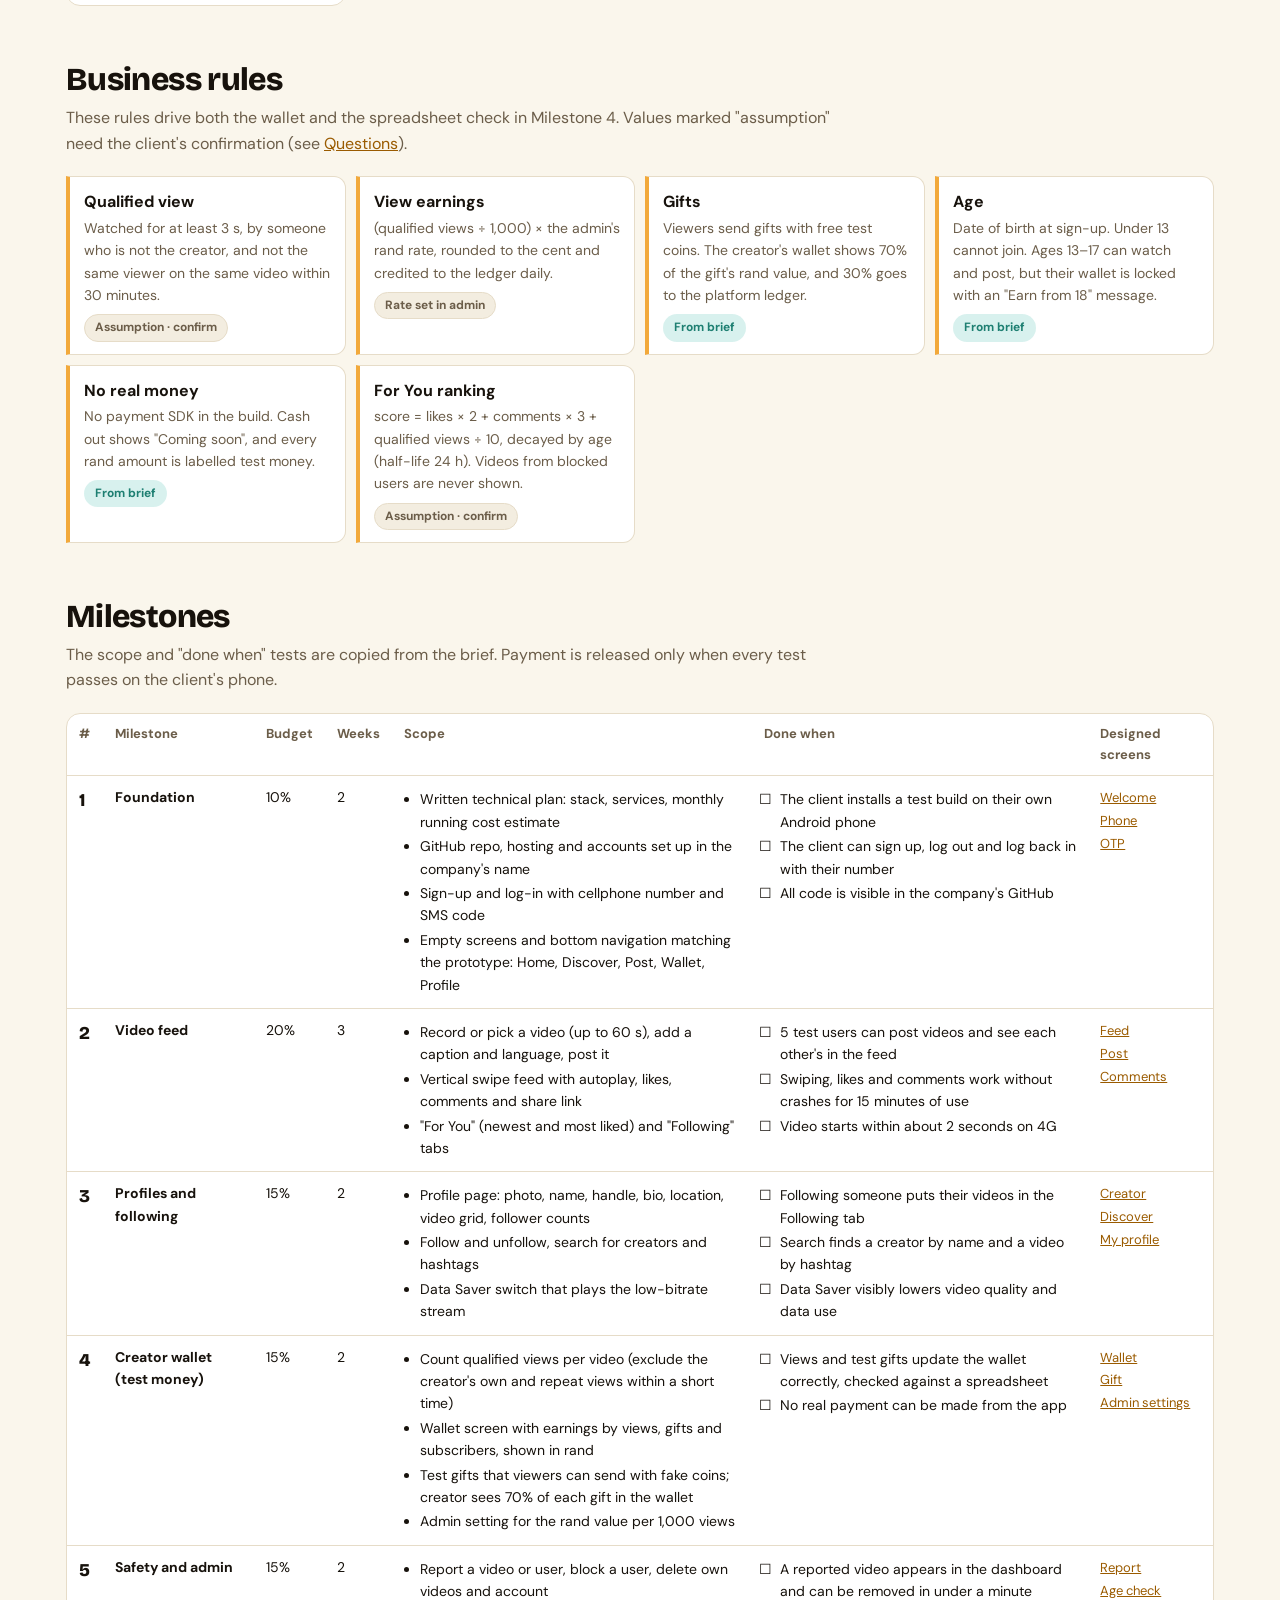
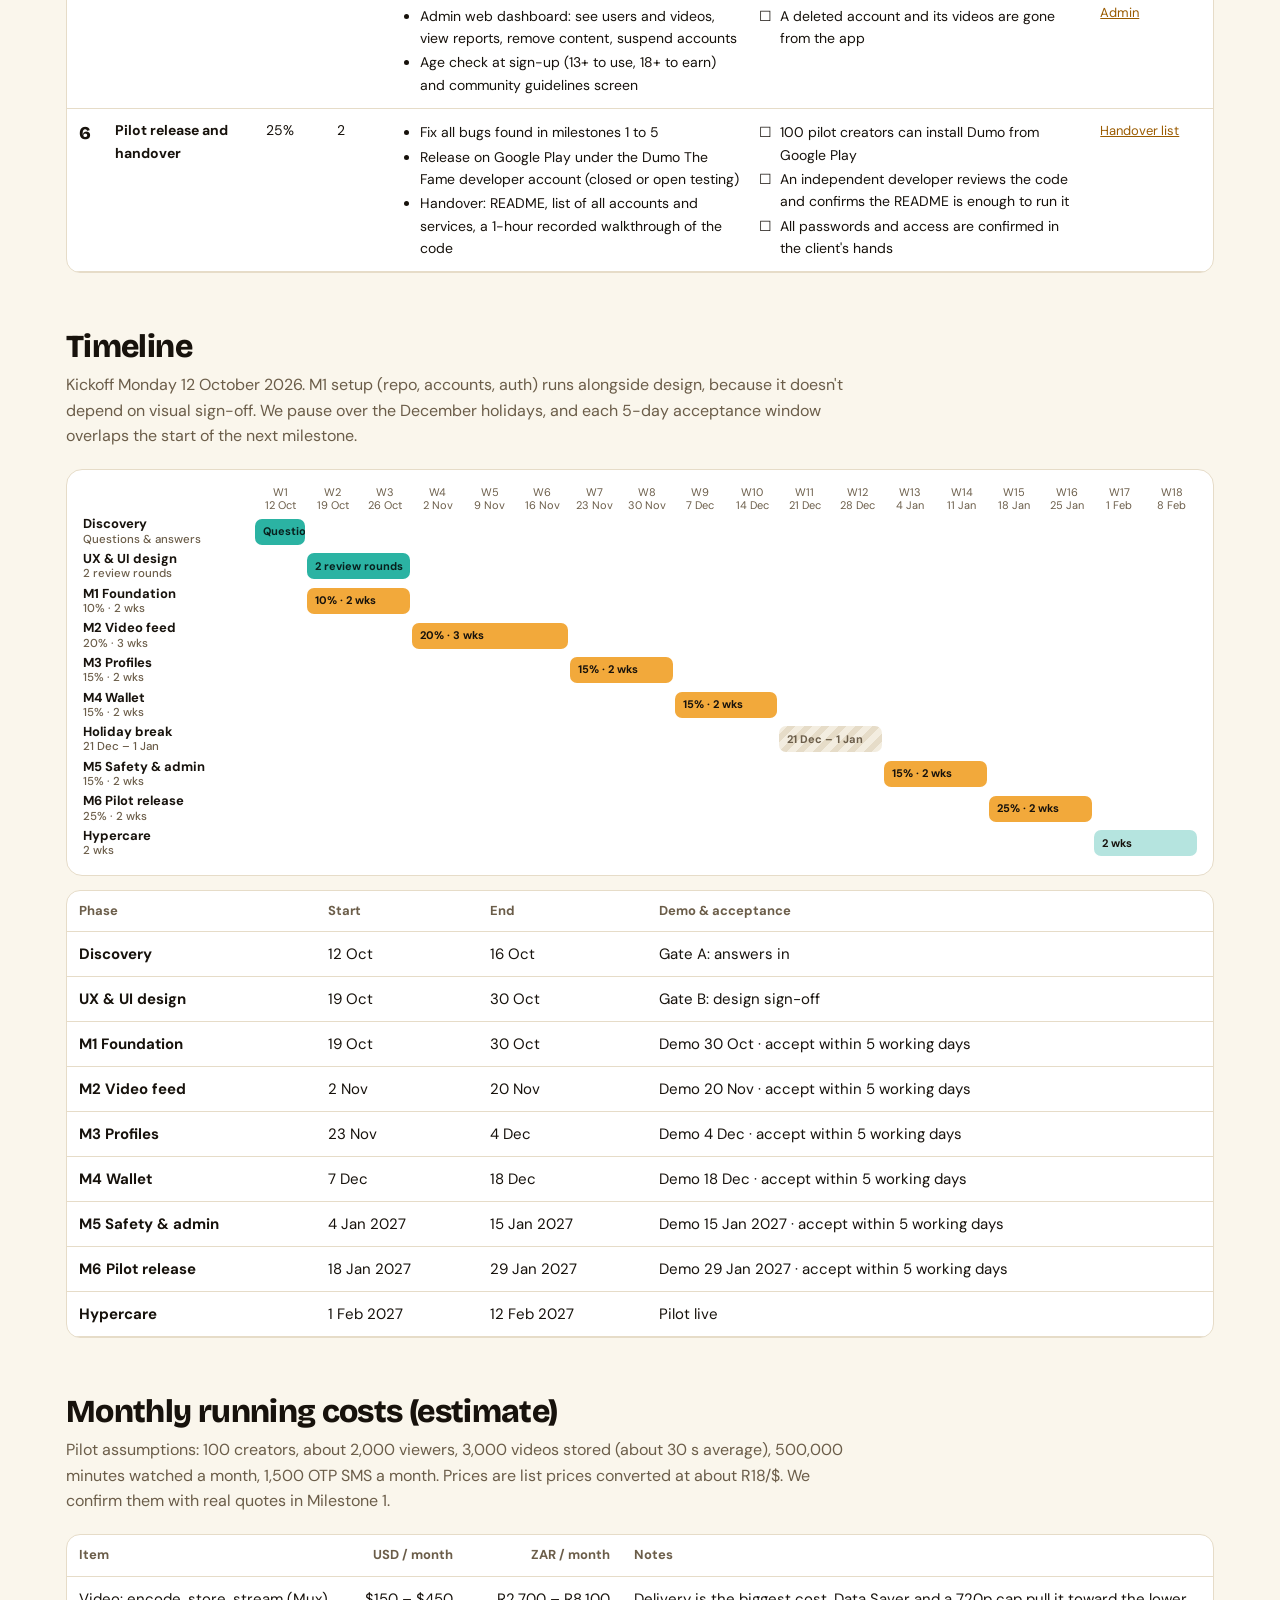
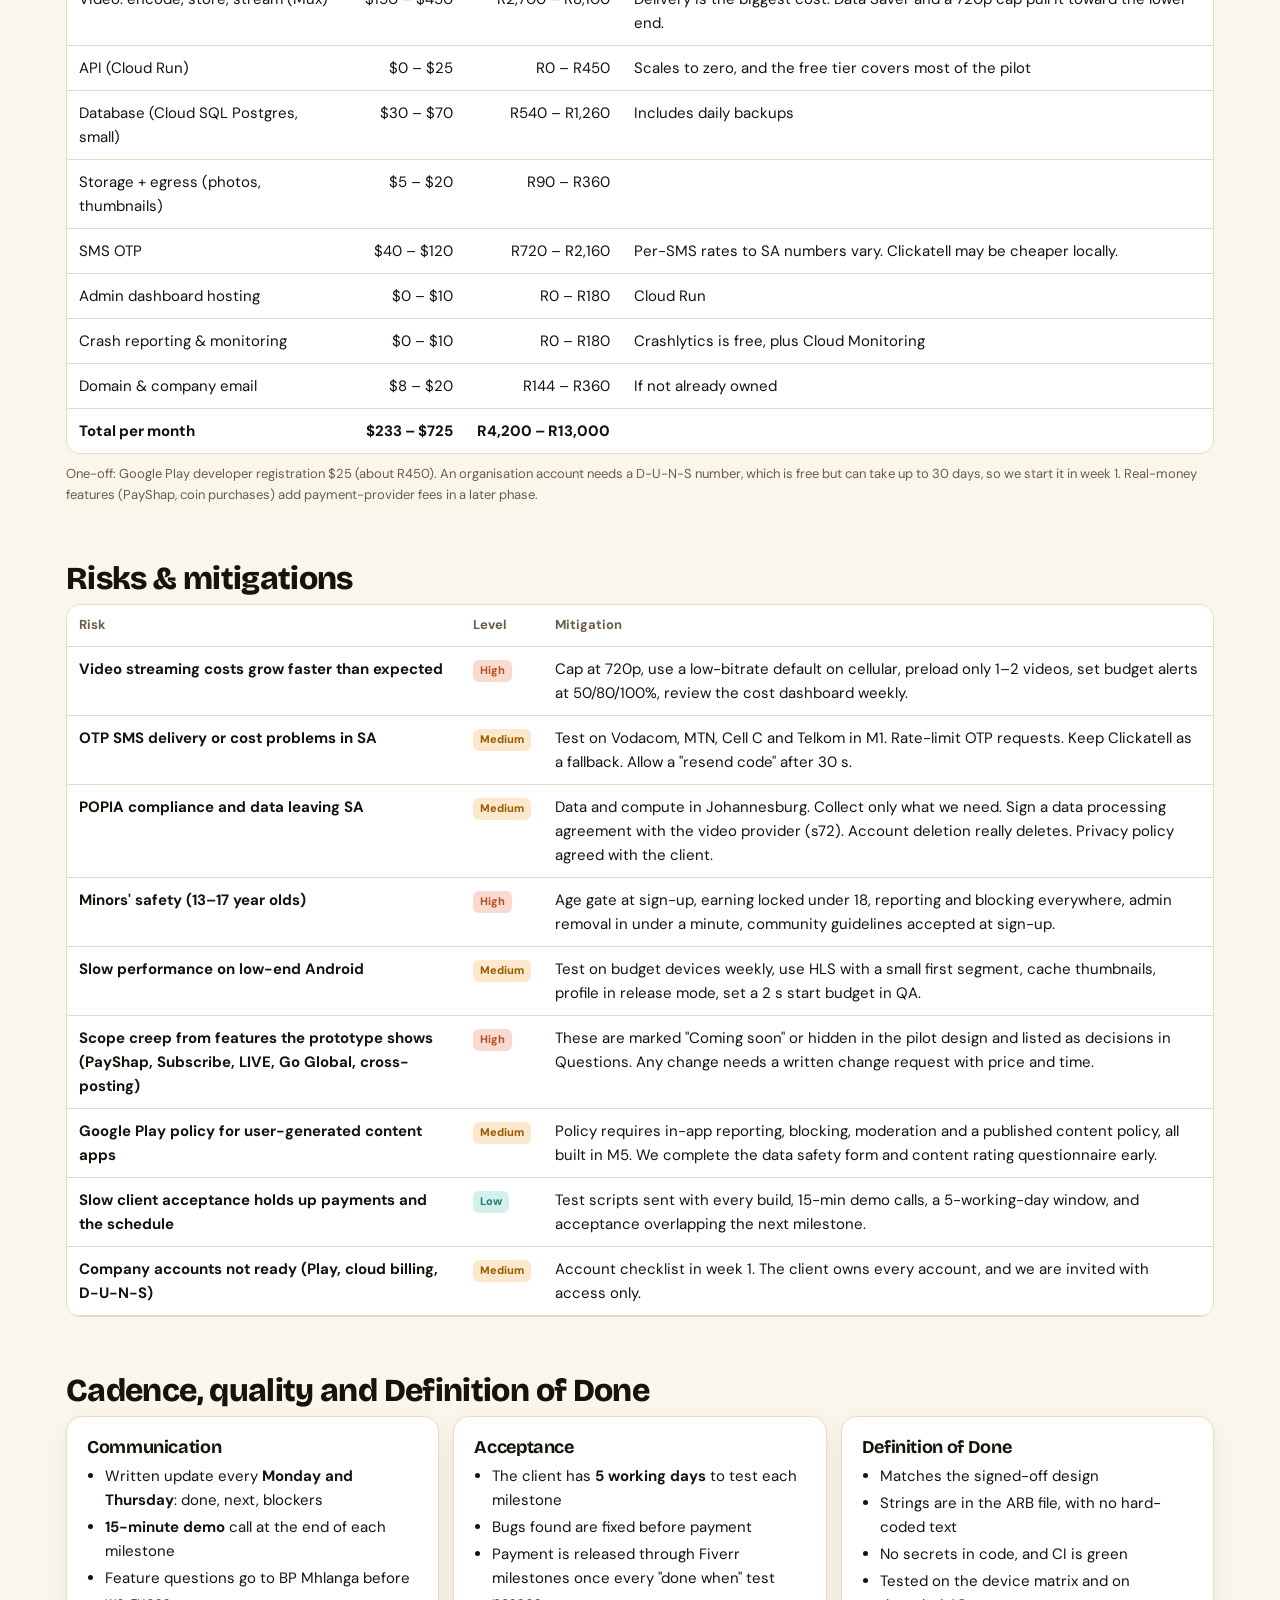
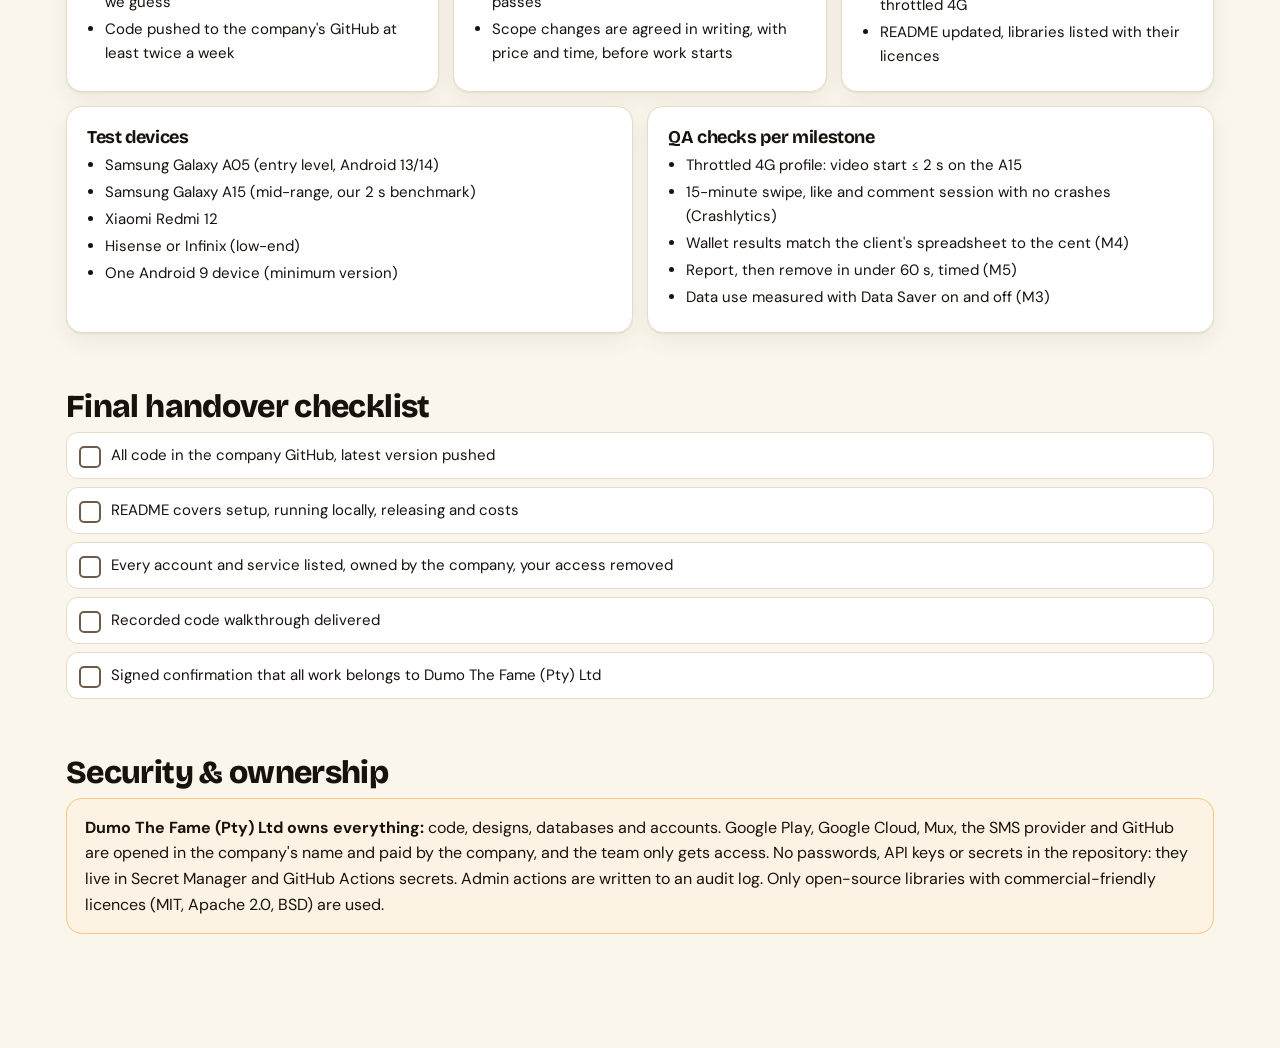
<file: plan.html>
<!doctype html>
<html lang="en">
<head>
<meta charset="utf-8">
<meta name="viewport" content="width=device-width,initial-scale=1">
<meta name="robots" content="noindex,nofollow">
<title>Dumo Delivery Plan</title>
<link rel="preconnect" href="https://fonts.googleapis.com">
<link rel="preconnect" href="https://fonts.gstatic.com" crossorigin>
<link rel="stylesheet" href="https://fonts.googleapis.com/css2?family=Bricolage+Grotesque:opsz,wght@12..96,600;12..96,800&family=DM+Sans:wght@400;500;700&display=swap">
<link rel="icon" href="assets/dumo-icon.png">
<link rel="stylesheet" href="assets/brand.css">
<script src="assets/review.js" defer></script>
<style>
  .hero{display:flex;flex-direction:column;gap:14px;margin-bottom:28px}
  .hero h1{font-size:clamp(34px,6vw,56px);font-weight:800}
  section{margin-top:56px;scroll-margin-top:80px}
  section > h2{font-size:clamp(24px,3.4vw,32px);font-weight:800;margin-bottom:6px}
  section > .sub{color:var(--muted);margin:0 0 20px;max-width:72ch}
  h3{font-size:18px;font-weight:700;margin:0 0 6px}
  .toc{display:flex;flex-wrap:wrap;gap:6px;margin:6px 0 0;padding:0;list-style:none}
  .toc a{display:inline-block;font-size:13px;font-weight:600;text-decoration:none;color:var(--fg);background:var(--surface);border:1px solid var(--line);border-radius:999px;padding:4px 12px}
  .toc a:hover{border-color:var(--accent)}
  .kpis{display:grid;grid-template-columns:repeat(auto-fit,minmax(min(100%,170px),1fr));gap:12px}
  .kpi{background:var(--surface);border:1px solid var(--line);border-radius:16px;padding:16px}
  .kpi b{display:block;font-family:var(--display);font-weight:800;font-size:30px;letter-spacing:-.02em;font-variant-numeric:tabular-nums}
  .kpi span{font-size:14px;color:var(--muted)}
  .grid2{display:grid;grid-template-columns:repeat(auto-fit,minmax(min(100%,320px),1fr));gap:14px}
  .grid3{display:grid;grid-template-columns:repeat(auto-fit,minmax(min(100%,260px),1fr));gap:14px}
  .card p{margin:0;color:var(--muted);font-size:15px}
  .card ul{margin:6px 0 0;padding-left:18px;font-size:15px}
  .card li{margin:3px 0}

  /* pipeline */
  .pipe{display:grid;grid-template-columns:repeat(auto-fit,minmax(min(100%,190px),1fr));gap:10px;counter-reset:st}
  .stage{position:relative;background:var(--surface);border:1px solid var(--line);border-radius:16px;padding:16px 16px 14px;display:flex;flex-direction:column;gap:6px}
  .stage .n{font-family:var(--display);font-weight:800;font-size:13px;color:var(--on-accent);background:var(--accent-bg);border-radius:8px;width:28px;height:28px;display:flex;align-items:center;justify-content:center}
  .stage h3{margin:2px 0 0}
  .stage p{margin:0;font-size:14px;color:var(--muted)}
  .stage .own{font-size:12px;font-weight:700;color:var(--fg);margin-top:auto;padding-top:6px}
  .gate{display:flex;align-items:center;gap:8px;font-size:13px;font-weight:700;color:var(--ok);background:color-mix(in srgb,var(--teal) 14%,transparent);border:1px dashed color-mix(in srgb,var(--teal) 60%,transparent);border-radius:12px;padding:10px 12px}
  .gates{display:grid;grid-template-columns:repeat(auto-fit,minmax(min(100%,260px),1fr));gap:10px;margin-top:10px}

  .raci td:not(:first-child),.raci th:not(:first-child){text-align:center;font-weight:700}
  .raci td.R{color:var(--accent)} .raci td.A{color:var(--ok)}
  .legend{font-size:13px;color:var(--muted);margin-top:8px}

  .stack td:first-child{font-weight:700;white-space:nowrap}
  .rec{display:inline-block;font-size:11px;font-weight:800;letter-spacing:.06em;text-transform:uppercase;color:var(--ok);margin-right:4px}

  .diagram{background:var(--surface);border:1px solid var(--line);border-radius:16px;padding:16px;overflow-x:auto}
  .diagram svg{display:block;width:100%;min-width:640px;height:auto;color:var(--fg)}
  .diagram .box{fill:var(--surface-2);stroke:var(--line);stroke-width:1.5}
  .diagram .box.acc{fill:color-mix(in srgb,var(--amber) 22%,var(--surface));stroke:var(--amber)}
  .diagram .box.teal{fill:color-mix(in srgb,var(--teal) 18%,var(--surface));stroke:var(--teal)}
  .diagram text{fill:currentColor;font-family:var(--body);font-size:13px}
  .diagram text.t{font-weight:700;font-size:14px}
  .diagram text.s{fill:var(--muted);font-size:11.5px}
  .diagram .ln{stroke:var(--muted);stroke-width:1.6;fill:none}
  .diagram .ln.d{stroke-dasharray:5 4}
  .diagram .zone{fill:none;stroke:var(--amber);stroke-dasharray:6 5;stroke-width:1.3}
  .diagram .zl{fill:var(--accent);font-weight:700;font-size:12px}
  .scroll-hint{font-size:12px;color:var(--muted);margin-top:6px}

  .model{display:grid;grid-template-columns:repeat(auto-fit,minmax(min(100%,230px),1fr));gap:10px}
  .tbl{background:var(--surface);border:1px solid var(--line);border-radius:14px;padding:12px 14px}
  .tbl b{font-family:ui-monospace,SFMono-Regular,Menlo,monospace;font-size:14px;color:var(--accent)}
  .tbl code{display:block;font-size:12.5px;color:var(--muted);margin-top:4px;line-height:1.55;white-space:normal;word-break:break-word}

  .rules{display:grid;grid-template-columns:repeat(auto-fit,minmax(min(100%,260px),1fr));gap:10px}
  .rule{border-left:4px solid var(--amber);background:var(--surface);border-radius:0 12px 12px 0;padding:12px 14px;border-top:1px solid var(--line);border-right:1px solid var(--line);border-bottom:1px solid var(--line)}
  .rule b{display:block;margin-bottom:2px}
  .rule p{margin:0;font-size:14px;color:var(--muted)}
  .rule .chip{margin-top:8px}

  .ms td{font-size:14px}
  .ms td:first-child{font-family:var(--display);font-weight:800;font-size:18px}
  .ms ul{margin:0;padding-left:16px}
  .ms li{margin:2px 0}
  .ms .done li::marker{content:"☐  "}
  .ms a{font-size:13px;white-space:nowrap}

  /* gantt */
  .gantt{--weeks:18;display:grid;grid-template-columns:minmax(110px,170px) repeat(var(--weeks),minmax(26px,1fr));gap:4px 2px;align-items:center;min-width:760px}
  .gantt .wk{font-size:11px;color:var(--muted);text-align:center;line-height:1.2}
  .gantt .lab{font-size:13px;font-weight:700;padding-right:8px;line-height:1.25}
  .gantt .lab small{display:block;font-weight:500;color:var(--muted);font-size:11.5px}
  .gantt .bar{height:26px;border-radius:7px;background:var(--accent-bg);color:var(--on-accent);font-size:11px;font-weight:700;display:flex;align-items:center;padding:0 8px;white-space:nowrap;overflow:hidden}
  .gantt .bar.pre{background:var(--teal);color:#08201D}
  .gantt .bar.brk{background:repeating-linear-gradient(135deg,var(--surface-2) 0 6px,var(--line) 6px 12px);color:var(--muted)}
  .gantt .bar.care{background:color-mix(in srgb,var(--teal) 35%,var(--surface));color:var(--fg)}
  .gantt-wrap{overflow-x:auto;background:var(--surface);border:1px solid var(--line);border-radius:16px;padding:16px}

  .cost td:nth-child(2),.cost td:nth-child(3),.cost th:nth-child(2),.cost th:nth-child(3){text-align:right;font-variant-numeric:tabular-nums;white-space:nowrap}
  .cost tfoot td{font-weight:800;border-bottom:none}
  .note{font-size:13px;color:var(--muted);margin:10px 0 0}

  .risk td:first-child{font-weight:700}
  .lvl{display:inline-block;font-size:11px;font-weight:800;border-radius:6px;padding:2px 7px;white-space:nowrap}
  .lvl.h{background:color-mix(in srgb,var(--coral) 22%,transparent);color:var(--warn)}
  .lvl.m{background:color-mix(in srgb,var(--amber) 25%,transparent);color:var(--accent)}
  .lvl.l{background:color-mix(in srgb,var(--teal) 20%,transparent);color:var(--ok)}

  .check{list-style:none;margin:0;padding:0;display:grid;gap:8px}
  .check li{display:flex;gap:10px;align-items:flex-start;background:var(--surface);border:1px solid var(--line);border-radius:12px;padding:10px 12px;font-size:15px}
  .check li::before{content:"";flex:none;width:18px;height:18px;margin-top:3px;border:2px solid var(--muted);border-radius:5px}
  .callout{background:color-mix(in srgb,var(--amber) 14%,var(--surface));border:1px solid color-mix(in srgb,var(--amber) 55%,transparent);border-radius:16px;padding:16px 18px}
  .callout p{margin:0}
  @media print{.site-head,.rv-bar{display:none}.page{padding-top:0}section{break-inside:avoid-page}}
</style>
</head>
<body>
<header class="site-head"><div class="in"><a class="brand" href="./"><img src="assets/dumo-icon.png" alt="">dumo <span class="chip">Design review</span></a><nav><a href="./">Hub</a><a href="plan.html" aria-current="page">Plan</a><a href="questions.html">Questions</a><a href="board.html">Screens</a><a href="app/">App prototype</a><a href="admin/">Admin</a><a href="design-system.html">Design system</a></nav></div></header>

<main class="page">
  <div class="hero" id="top">
    <span class="eyebrow">Delivery plan · v1.0 · 9 Oct 2026</span>
    <h1>The grand plan</h1>
    <p class="lede">How we take Dumo from a clickable prototype to an Android app in the hands of 100 South African creators: one gated process, six paid milestones, and every milestone accepted on the client's own phone.</p>
    <ul class="toc" aria-label="On this page">
      <li><a href="#summary">Summary</a></li><li><a href="#process">Process</a></li><li><a href="#raci">Who does what</a></li><li><a href="#stack">Stack</a></li><li><a href="#architecture">Architecture</a></li><li><a href="#data">Data model</a></li><li><a href="#rules">Business rules</a></li><li><a href="#milestones">Milestones</a></li><li><a href="#timeline">Timeline</a></li><li><a href="#costs">Running costs</a></li><li><a href="#risks">Risks</a></li><li><a href="#cadence">Cadence &amp; QA</a></li><li><a href="#handover">Handover</a></li><li><a href="#security">Security</a></li>
    </ul>
  </div>

  <section id="summary">
    <h2>Summary</h2>
    <p class="sub">A TikTok-style vertical video app for South African creators: post short videos, grow a following, and watch a test-money wallet fill up from views and gifts. Real payouts, iOS, LIVE and the Shop come in later phases.</p>
    <div class="kpis">
      <div class="kpi"><b>100</b><span>pilot creators plus their followers</span></div>
      <div class="kpi"><b>Android 9+</b><span>Flutter, so iOS can follow from the same code</span></div>
      <div class="kpi"><b>6</b><span>paid milestones, each tested on a real phone</span></div>
      <div class="kpi"><b>13 wks</b><span>build, after 1 wk discovery + 2 wks design</span></div>
      <div class="kpi"><b>&lt; 2 s</b><span>feed start on a mid-range phone on 4G</span></div>
      <div class="kpi"><b>R0</b><span>real money moved in the pilot. Wallet is test money only.</span></div>
    </div>
  </section>

  <section id="process">
    <h2>Our process</h2>
    <p class="sub">Each stage has an owner and a gate. Nothing moves forward until the gate is passed in writing, so we don't build the wrong thing.</p>
    <div class="pipe">
      <div class="stage"><span class="n">0</span><h3>Discovery</h3><p>We send our questions and design assumptions. The client answers on the <a href="questions.html">Questions</a> page.</p><span class="own">Owner: Solution architect + PM</span></div>
      <div class="stage"><span class="n">1</span><h3>UX &amp; UI design</h3><p>A clickable prototype of every pilot screen, plus the admin dashboard. The client pins comments, and we do 2 review rounds.</p><span class="own">Owner: Senior designer</span></div>
      <div class="stage"><span class="n">2</span><h3>Build M1–M6</h3><p>Flutter app, API and admin. Every milestone ends with "done when" tests on the client's phone.</p><span class="own">Owner: Tech lead + Flutter devs</span></div>
      <div class="stage"><span class="n">3</span><h3>Pilot release</h3><p>Google Play closed testing under Dumo's account. 100 creators are invited, and we hand everything over.</p><span class="own">Owner: PM + QA</span></div>
      <div class="stage"><span class="n">4</span><h3>Hypercare</h3><p>2 weeks of fast bug fixes and monitoring while the pilot runs live.</p><span class="own">Owner: Tech lead</span></div>
    </div>
    <div class="gates">
      <div class="gate">◆ Gate A: every "Blocks design" question answered</div>
      <div class="gate">◆ Gate B: design signed off. Changes after this go through change control.</div>
      <div class="gate">◆ Gate C: each milestone accepted within 5 working days</div>
      <div class="gate">◆ Gate D: handover checklist signed</div>
    </div>
  </section>

  <section id="raci">
    <h2>Who does what</h2>
    <p class="sub">R = does the work · A = accountable, signs off · C = consulted · I = kept informed.</p>
    <div class="table-wrap">
      <table class="raci">
        <thead><tr><th>Activity</th><th>Client<br>(BP Mhlanga)</th><th>Solution architect</th><th>Senior designer</th><th>PM</th><th>Flutter devs</th><th>QA</th></tr></thead>
        <tbody>
          <tr><td>Discovery questions &amp; answers</td><td class="A">A</td><td class="R">R</td><td>C</td><td class="R">R</td><td>I</td><td>I</td></tr>
          <tr><td>UX flows &amp; UI design</td><td class="A">A</td><td>C</td><td class="R">R</td><td>C</td><td>C</td><td>I</td></tr>
          <tr><td>Technical plan, stack, cost estimate</td><td class="A">A</td><td class="R">R</td><td>I</td><td>C</td><td>C</td><td>I</td></tr>
          <tr><td>Accounts in the company's name</td><td class="A">A</td><td class="R">R</td><td>–</td><td class="R">R</td><td>I</td><td>–</td></tr>
          <tr><td>App &amp; API build</td><td>I</td><td class="A">A</td><td>C</td><td>I</td><td class="R">R</td><td>C</td></tr>
          <tr><td>Admin dashboard build</td><td>I</td><td class="A">A</td><td>C</td><td>I</td><td class="R">R</td><td>C</td></tr>
          <tr><td>Milestone testing &amp; acceptance</td><td class="A">A</td><td>C</td><td>C</td><td class="R">R</td><td>C</td><td class="R">R</td></tr>
          <tr><td>Status updates (Mon/Thu) &amp; demos</td><td>I</td><td>C</td><td>I</td><td class="A">A</td><td>C</td><td>C</td></tr>
          <tr><td>Change requests</td><td class="A">A</td><td>C</td><td>C</td><td class="R">R</td><td>I</td><td>I</td></tr>
          <tr><td>Play release &amp; handover</td><td class="A">A</td><td class="R">R</td><td>I</td><td class="R">R</td><td class="R">R</td><td class="R">R</td></tr>
        </tbody>
      </table>
    </div>
  </section>

  <section id="stack">
    <h2>Proposed stack</h2>
    <p class="sub">Our recommendation keeps data and compute in Johannesburg wherever possible, for speed and POPIA. Every library is MIT, Apache 2.0 or BSD and will be listed in the README.</p>
    <div class="table-wrap">
      <table class="stack">
        <thead><tr><th>Area</th><th>Recommended</th><th>Why</th><th>Alternative</th></tr></thead>
        <tbody>
          <tr><td>App</td><td><span class="rec">Rec.</span>Flutter (Dart), Android 9+ (API 28)</td><td>One codebase, so iOS follows later. Smooth video on low-end Android. Strong tooling for paged feeds.</td><td>React Native (Expo)</td></tr>
          <tr><td>Video player</td><td><span class="rec">Rec.</span><code>video_player</code> / ExoPlayer (Media3) with HLS</td><td>Adaptive bitrate. We preload the next 1–2 videos and cap resolution when Data Saver is on.</td><td><code>better_player_plus</code></td></tr>
          <tr><td>Cloud &amp; region</td><td><span class="rec">Rec.</span>Google Cloud <b>africa-south1 (Johannesburg)</b></td><td>A full cloud region inside South Africa, close to users, which keeps POPIA simple.</td><td>Supabase. It is fast to build on, but it has no South African region at the time of writing, so data would sit in the EU. This is a trade-off for the client to decide.</td></tr>
          <tr><td>Auth</td><td><span class="rec">Rec.</span>Firebase Authentication (phone OTP)</td><td>Ready-made SMS OTP for cellphone sign-up, with abuse protection (Play Integrity, rate limits). The auth service itself is global.</td><td>Own OTP flow over Clickatell (SA SMS provider)</td></tr>
          <tr><td>API</td><td><span class="rec">Rec.</span>Cloud Run, TypeScript/Node (Fastify)</td><td>Scales to zero and is cheap for a pilot. One documented REST API serves both the app and the admin dashboard.</td><td>Supabase Edge Functions</td></tr>
          <tr><td>Database</td><td><span class="rec">Rec.</span>Cloud SQL for PostgreSQL (africa-south1)</td><td>Relational data suits the wallet ledger, follows and reports. SQL makes auditing easy.</td><td>Firestore (harder for ledger and reports)</td></tr>
          <tr><td>Files</td><td><span class="rec">Rec.</span>Cloud Storage (africa-south1)</td><td>Profile photos and thumbnails. Signed URLs for upload.</td><td>Supabase Storage</td></tr>
          <tr><td>Video</td><td><span class="rec">Rec.</span>Mux Video</td><td>Adaptive HLS, a low-bitrate rendition for Data Saver, a 60 s cap enforced on upload, and webhooks when a video is ready. <b>Residency note:</b> stored in US/EU and delivered via a global CDN. This needs a POPIA s72 cross-border clause.</td><td>Cloudflare Stream</td></tr>
          <tr><td>Admin dashboard</td><td><span class="rec">Rec.</span>Next.js (React) on Cloud Run</td><td>Web dashboard for users, videos, reports, removals, suspensions and the rand-per-1,000-views setting. Admin roles are checked on the server.</td><td>Firebase Hosting + React SPA</td></tr>
          <tr><td>Crashes &amp; analytics</td><td><span class="rec">Rec.</span>Firebase Crashlytics + minimal analytics</td><td>Proves the "15 min with no crashes" test. We only collect the events we need.</td><td>Sentry (self-hosted)</td></tr>
          <tr><td>CI/CD</td><td><span class="rec">Rec.</span>GitHub Actions → Play internal testing</td><td>Every merge to <code>main</code> builds a signed AAB. Secrets are stored in GitHub/Cloud Secret Manager.</td><td>Codemagic</td></tr>
          <tr><td>Languages</td><td><span class="rec">Rec.</span>Flutter <code>intl</code> with ARB files</td><td>All app text lives in one <code>app_en.arb</code>, ready for isiZulu, isiXhosa, Afrikaans and other languages later.</td><td>–</td></tr>
        </tbody>
      </table>
    </div>
  </section>

  <section id="architecture">
    <h2>Architecture</h2>
    <p class="sub">The app never talks to the database directly. Every request goes through the API, which checks auth and roles. Video goes straight from the phone to the video service and plays back from a CDN.</p>
    <div class="diagram" role="img" aria-label="Architecture: the Android app and admin web call the Cloud Run API in Johannesburg, which uses Postgres and Cloud Storage. Videos upload directly to Mux and stream back to the app via CDN. Mux sends webhooks to the API.">
      <svg viewBox="0 0 900 400" xmlns="http://www.w3.org/2000/svg">
        <defs><marker id="ar" viewBox="0 0 10 10" refX="9" refY="5" markerWidth="7" markerHeight="7" orient="auto-start-reverse"><path d="M0 0L10 5L0 10z" fill="currentColor" opacity=".55"/></marker></defs>
        <rect class="zone" x="262" y="20" width="356" height="300" rx="16"/>
        <text class="zl" x="278" y="42">Google Cloud · africa-south1 (Johannesburg)</text>

        <rect class="box acc" x="20" y="70" width="190" height="72" rx="12"/>
        <text class="t" x="36" y="100">Android app</text><text class="s" x="36" y="120">Flutter · Android 9+</text>
        <rect class="box acc" x="20" y="232" width="190" height="72" rx="12"/>
        <text class="t" x="36" y="262">Admin dashboard</text><text class="s" x="36" y="282">Next.js · web</text>

        <rect class="box" x="290" y="70" width="140" height="72" rx="12"/>
        <text class="t" x="306" y="100">Firebase Auth</text><text class="s" x="306" y="120">Phone OTP (SMS)</text>
        <rect class="box teal" x="290" y="170" width="300" height="56" rx="12"/>
        <text class="t" x="306" y="196">API · Cloud Run (TypeScript)</text><text class="s" x="306" y="214">auth check · roles · feed ranking · wallet ledger</text>
        <rect class="box" x="290" y="250" width="140" height="56" rx="12"/>
        <text class="t" x="306" y="275">PostgreSQL</text><text class="s" x="306" y="293">Cloud SQL</text>
        <rect class="box" x="450" y="250" width="140" height="56" rx="12"/>
        <text class="t" x="466" y="275">Cloud Storage</text><text class="s" x="466" y="293">photos · thumbs</text>
        <rect class="box" x="450" y="70" width="140" height="72" rx="12"/>
        <text class="t" x="466" y="100">Secret Mgr</text><text class="s" x="466" y="120">keys never in code</text>

        <rect class="box" x="680" y="70" width="200" height="72" rx="12"/>
        <text class="t" x="696" y="100">Mux Video</text><text class="s" x="696" y="120">transcode · HLS · 60 s cap</text>
        <rect class="box" x="680" y="232" width="200" height="72" rx="12"/>
        <text class="t" x="696" y="262">CDN</text><text class="s" x="696" y="282">adaptive + Data Saver rendition</text>
        <rect class="box" x="20" y="340" width="190" height="44" rx="10"/>
        <text class="t" x="36" y="367">Crashlytics</text>

        <path class="ln" d="M210 100H290" marker-end="url(#ar)"/>
        <path class="ln" d="M210 125C250 125 250 195 290 195" marker-end="url(#ar)"/>
        <path class="ln" d="M210 268C250 268 250 210 290 210" marker-end="url(#ar)"/>
        <path class="ln" d="M360 226V250" marker-end="url(#ar)"/>
        <path class="ln" d="M520 226V250" marker-end="url(#ar)"/>
        <path class="ln d" d="M210 85C420 30 560 30 680 95" marker-end="url(#ar)"/>
        <path class="ln d" d="M780 142V232" marker-end="url(#ar)"/>
        <path class="ln d" d="M680 120C640 140 620 170 590 185" marker-end="url(#ar)"/>
        <path class="ln d" d="M780 304V350H240V138H212" marker-end="url(#ar)"/>
        <path class="ln" d="M80 142V340" marker-end="url(#ar)"/>
        <text class="s" x="630" y="160">webhook: ready</text>
        <text class="s" x="790" y="190">publish</text>
        <text class="s" x="300" y="368">HLS playback (low-bitrate when Data Saver is on)</text>
        <text class="s" x="628" y="56">direct upload</text>
      </svg>
    </div>
    <p class="scroll-hint">Solid lines are API calls. Dashed lines are video traffic. On a phone, scroll the diagram sideways.</p>
  </section>

  <section id="data">
    <h2>Data model sketch</h2>
    <p class="sub">Postgres with foreign keys and soft-delete flags. Deleting an account removes the user's videos from Mux and storage through a background job (POPIA right to erasure).</p>
    <div class="model">
      <div class="tbl"><b>users</b><code>id, phone_e164 (unique), dob, role (user|admin), status (active|suspended|deleted), created_at</code></div>
      <div class="tbl"><b>profiles</b><code>user_id, handle (unique), display_name, bio, location, avatar_url, languages[], founding_creator, data_saver</code></div>
      <div class="tbl"><b>videos</b><code>id, creator_id, mux_asset_id, playback_id, caption, language, hashtags[], duration_s, earn_enabled, status (processing|live|removed), like_count, comment_count, created_at</code></div>
      <div class="tbl"><b>follows</b><code>follower_id, creator_id, created_at · PK(follower, creator)</code></div>
      <div class="tbl"><b>likes</b><code>user_id, video_id, created_at · PK(user, video)</code></div>
      <div class="tbl"><b>comments</b><code>id, video_id, user_id, body, status, created_at</code></div>
      <div class="tbl"><b>views</b><code>id, video_id, viewer_id, watched_ms, qualified (bool), created_at · index(viewer, video, created_at)</code></div>
      <div class="tbl"><b>gifts</b><code>id, video_id, sender_id, creator_id, gift_type, coin_value, creator_share_zar (70%), created_at · test coins only</code></div>
      <div class="tbl"><b>wallet_ledger</b><code>id, account (creator|platform|test_coin_pool), user_id, entry_type (views|gift|subscription), amount_cents, ref_id, created_at · double-entry, test money</code></div>
      <div class="tbl"><b>reports</b><code>id, reporter_id, target_type (video|user|comment), target_id, reason, note, status (open|actioned|dismissed), handled_by, handled_at</code></div>
      <div class="tbl"><b>blocks</b><code>blocker_id, blocked_id, created_at</code></div>
      <div class="tbl"><b>admin_settings</b><code>key, value, updated_by, updated_at · e.g. zar_per_1000_views, gift_creator_share</code></div>
      <div class="tbl"><b>audit_log</b><code>id, actor_id, action, target, before, after, created_at · every admin action</code></div>
    </div>
  </section>

  <section id="rules">
    <h2>Business rules</h2>
    <p class="sub">These rules drive both the wallet and the spreadsheet check in Milestone 4. Values marked "assumption" need the client's confirmation (see <a href="questions.html">Questions</a>).</p>
    <div class="rules">
      <div class="rule"><b>Qualified view</b><p>Watched for at least 3 s, by someone who is not the creator, and not the same viewer on the same video within 30 minutes.</p><span class="chip">Assumption · confirm</span></div>
      <div class="rule"><b>View earnings</b><p>(qualified views ÷ 1,000) × the admin's rand rate, rounded to the cent and credited to the ledger daily.</p><span class="chip">Rate set in admin</span></div>
      <div class="rule"><b>Gifts</b><p>Viewers send gifts with free test coins. The creator's wallet shows 70% of the gift's rand value, and 30% goes to the platform ledger.</p><span class="chip teal">From brief</span></div>
      <div class="rule"><b>Age</b><p>Date of birth at sign-up. Under 13 cannot join. Ages 13–17 can watch and post, but their wallet is locked with an "Earn from 18" message.</p><span class="chip teal">From brief</span></div>
      <div class="rule"><b>No real money</b><p>No payment SDK in the build. Cash out shows "Coming soon", and every rand amount is labelled test money.</p><span class="chip teal">From brief</span></div>
      <div class="rule"><b>For You ranking</b><p>score = likes × 2 + comments × 3 + qualified views ÷ 10, decayed by age (half-life 24 h). Videos from blocked users are never shown.</p><span class="chip">Assumption · confirm</span></div>
    </div>
  </section>

  <section id="milestones">
    <h2>Milestones</h2>
    <p class="sub">The scope and "done when" tests are copied from the brief. Payment is released only when every test passes on the client's phone.</p>
    <div class="table-wrap">
      <table class="ms">
        <thead><tr><th>#</th><th>Milestone</th><th>Budget</th><th>Weeks</th><th>Scope</th><th>Done when</th><th>Designed screens</th></tr></thead>
        <tbody>
          <tr><td>1</td><td><b>Foundation</b></td><td>10%</td><td>2</td>
            <td><ul><li>Written technical plan: stack, services, monthly running cost estimate</li><li>GitHub repo, hosting and accounts set up in the company's name</li><li>Sign-up and log-in with cellphone number and SMS code</li><li>Empty screens and bottom navigation matching the prototype: Home, Discover, Post, Wallet, Profile</li></ul></td>
            <td><ul class="done"><li>The client installs a test build on their own Android phone</li><li>The client can sign up, log out and log back in with their number</li><li>All code is visible in the company's GitHub</li></ul></td>
            <td><a href="app/#/welcome">Welcome</a><br><a href="app/#/phone">Phone</a><br><a href="app/#/otp">OTP</a></td></tr>
          <tr><td>2</td><td><b>Video feed</b></td><td>20%</td><td>3</td>
            <td><ul><li>Record or pick a video (up to 60 s), add a caption and language, post it</li><li>Vertical swipe feed with autoplay, likes, comments and share link</li><li>"For You" (newest and most liked) and "Following" tabs</li></ul></td>
            <td><ul class="done"><li>5 test users can post videos and see each other's in the feed</li><li>Swiping, likes and comments work without crashes for 15 minutes of use</li><li>Video starts within about 2 seconds on 4G</li></ul></td>
            <td><a href="app/#/feed">Feed</a><br><a href="app/#/post">Post</a><br><a href="app/#/feed?sheet=comments">Comments</a></td></tr>
          <tr><td>3</td><td><b>Profiles and following</b></td><td>15%</td><td>2</td>
            <td><ul><li>Profile page: photo, name, handle, bio, location, video grid, follower counts</li><li>Follow and unfollow, search for creators and hashtags</li><li>Data Saver switch that plays the low-bitrate stream</li></ul></td>
            <td><ul class="done"><li>Following someone puts their videos in the Following tab</li><li>Search finds a creator by name and a video by hashtag</li><li>Data Saver visibly lowers video quality and data use</li></ul></td>
            <td><a href="app/#/creator/thandi.moves">Creator</a><br><a href="app/#/discover">Discover</a><br><a href="app/#/me">My profile</a></td></tr>
          <tr><td>4</td><td><b>Creator wallet (test money)</b></td><td>15%</td><td>2</td>
            <td><ul><li>Count qualified views per video (exclude the creator's own and repeat views within a short time)</li><li>Wallet screen with earnings by views, gifts and subscribers, shown in rand</li><li>Test gifts that viewers can send with fake coins; creator sees 70% of each gift in the wallet</li><li>Admin setting for the rand value per 1,000 views</li></ul></td>
            <td><ul class="done"><li>Views and test gifts update the wallet correctly, checked against a spreadsheet</li><li>No real payment can be made from the app</li></ul></td>
            <td><a href="app/#/wallet">Wallet</a><br><a href="app/#/feed?sheet=gift">Gift</a><br><a href="admin/">Admin settings</a></td></tr>
          <tr><td>5</td><td><b>Safety and admin</b></td><td>15%</td><td>2</td>
            <td><ul><li>Report a video or user, block a user, delete own videos and account</li><li>Admin web dashboard: see users and videos, view reports, remove content, suspend accounts</li><li>Age check at sign-up (13+ to use, 18+ to earn) and community guidelines screen</li></ul></td>
            <td><ul class="done"><li>A reported video appears in the dashboard and can be removed in under a minute</li><li>A deleted account and its videos are gone from the app</li></ul></td>
            <td><a href="app/#/feed?sheet=report">Report</a><br><a href="app/#/age">Age check</a><br><a href="admin/">Admin</a></td></tr>
          <tr><td>6</td><td><b>Pilot release and handover</b></td><td>25%</td><td>2</td>
            <td><ul><li>Fix all bugs found in milestones 1 to 5</li><li>Release on Google Play under the Dumo The Fame developer account (closed or open testing)</li><li>Handover: README, list of all accounts and services, a 1-hour recorded walkthrough of the code</li></ul></td>
            <td><ul class="done"><li>100 pilot creators can install Dumo from Google Play</li><li>An independent developer reviews the code and confirms the README is enough to run it</li><li>All passwords and access are confirmed in the client's hands</li></ul></td>
            <td><a href="#handover">Handover list</a></td></tr>
        </tbody>
      </table>
    </div>
  </section>

  <section id="timeline">
    <h2>Timeline</h2>
    <p class="sub">Kickoff Monday 12 October 2026. M1 setup (repo, accounts, auth) runs alongside design, because it doesn't depend on visual sign-off. We pause over the December holidays, and each 5-day acceptance window overlaps the start of the next milestone.</p>
    <div class="gantt-wrap">
      <div class="gantt" id="gantt" aria-label="Gantt timeline"></div>
    </div>
    <div class="table-wrap" style="margin-top:14px">
      <table>
        <thead><tr><th>Phase</th><th>Start</th><th>End</th><th>Demo &amp; acceptance</th></tr></thead>
        <tbody id="dates"></tbody>
      </table>
    </div>
  </section>

  <section id="costs">
    <h2>Monthly running costs (estimate)</h2>
    <p class="sub">Pilot assumptions: 100 creators, about 2,000 viewers, 3,000 videos stored (about 30 s average), 500,000 minutes watched a month, 1,500 OTP SMS a month. Prices are list prices converted at about R18/$. We confirm them with real quotes in Milestone 1.</p>
    <div class="table-wrap">
      <table class="cost">
        <thead><tr><th>Item</th><th>USD / month</th><th>ZAR / month</th><th>Notes</th></tr></thead>
        <tbody>
          <tr><td>Video: encode, store, stream (Mux)</td><td>$150 – $450</td><td>R2,700 – R8,100</td><td>Delivery is the biggest cost. Data Saver and a 720p cap pull it toward the lower end.</td></tr>
          <tr><td>API (Cloud Run)</td><td>$0 – $25</td><td>R0 – R450</td><td>Scales to zero, and the free tier covers most of the pilot</td></tr>
          <tr><td>Database (Cloud SQL Postgres, small)</td><td>$30 – $70</td><td>R540 – R1,260</td><td>Includes daily backups</td></tr>
          <tr><td>Storage + egress (photos, thumbnails)</td><td>$5 – $20</td><td>R90 – R360</td><td></td></tr>
          <tr><td>SMS OTP</td><td>$40 – $120</td><td>R720 – R2,160</td><td>Per-SMS rates to SA numbers vary. Clickatell may be cheaper locally.</td></tr>
          <tr><td>Admin dashboard hosting</td><td>$0 – $10</td><td>R0 – R180</td><td>Cloud Run</td></tr>
          <tr><td>Crash reporting &amp; monitoring</td><td>$0 – $10</td><td>R0 – R180</td><td>Crashlytics is free, plus Cloud Monitoring</td></tr>
          <tr><td>Domain &amp; company email</td><td>$8 – $20</td><td>R144 – R360</td><td>If not already owned</td></tr>
        </tbody>
        <tfoot><tr><td>Total per month</td><td>$233 – $725</td><td>R4,200 – R13,000</td><td></td></tr></tfoot>
      </table>
    </div>
    <p class="note">One-off: Google Play developer registration $25 (about R450). An organisation account needs a D-U-N-S number, which is free but can take up to 30 days, so we start it in week 1. Real-money features (PayShap, coin purchases) add payment-provider fees in a later phase.</p>
  </section>

  <section id="risks">
    <h2>Risks &amp; mitigations</h2>
    <div class="table-wrap">
      <table class="risk">
        <thead><tr><th>Risk</th><th>Level</th><th>Mitigation</th></tr></thead>
        <tbody>
          <tr><td>Video streaming costs grow faster than expected</td><td><span class="lvl h">High</span></td><td>Cap at 720p, use a low-bitrate default on cellular, preload only 1–2 videos, set budget alerts at 50/80/100%, review the cost dashboard weekly.</td></tr>
          <tr><td>OTP SMS delivery or cost problems in SA</td><td><span class="lvl m">Medium</span></td><td>Test on Vodacom, MTN, Cell C and Telkom in M1. Rate-limit OTP requests. Keep Clickatell as a fallback. Allow a "resend code" after 30 s.</td></tr>
          <tr><td>POPIA compliance and data leaving SA</td><td><span class="lvl m">Medium</span></td><td>Data and compute in Johannesburg. Collect only what we need. Sign a data processing agreement with the video provider (s72). Account deletion really deletes. Privacy policy agreed with the client.</td></tr>
          <tr><td>Minors' safety (13–17 year olds)</td><td><span class="lvl h">High</span></td><td>Age gate at sign-up, earning locked under 18, reporting and blocking everywhere, admin removal in under a minute, community guidelines accepted at sign-up.</td></tr>
          <tr><td>Slow performance on low-end Android</td><td><span class="lvl m">Medium</span></td><td>Test on budget devices weekly, use HLS with a small first segment, cache thumbnails, profile in release mode, set a 2 s start budget in QA.</td></tr>
          <tr><td>Scope creep from features the prototype shows (PayShap, Subscribe, LIVE, Go Global, cross-posting)</td><td><span class="lvl h">High</span></td><td>These are marked "Coming soon" or hidden in the pilot design and listed as decisions in Questions. Any change needs a written change request with price and time.</td></tr>
          <tr><td>Google Play policy for user-generated content apps</td><td><span class="lvl m">Medium</span></td><td>Policy requires in-app reporting, blocking, moderation and a published content policy, all built in M5. We complete the data safety form and content rating questionnaire early.</td></tr>
          <tr><td>Slow client acceptance holds up payments and the schedule</td><td><span class="lvl l">Low</span></td><td>Test scripts sent with every build, 15-min demo calls, a 5-working-day window, and acceptance overlapping the next milestone.</td></tr>
          <tr><td>Company accounts not ready (Play, cloud billing, D-U-N-S)</td><td><span class="lvl m">Medium</span></td><td>Account checklist in week 1. The client owns every account, and we are invited with access only.</td></tr>
        </tbody>
      </table>
    </div>
  </section>

  <section id="cadence">
    <h2>Cadence, quality and Definition of Done</h2>
    <div class="grid3">
      <div class="card"><h3>Communication</h3><ul><li>Written update every <b>Monday and Thursday</b>: done, next, blockers</li><li><b>15-minute demo</b> call at the end of each milestone</li><li>Feature questions go to BP Mhlanga before we guess</li><li>Code pushed to the company's GitHub at least twice a week</li></ul></div>
      <div class="card"><h3>Acceptance</h3><ul><li>The client has <b>5 working days</b> to test each milestone</li><li>Bugs found are fixed before payment</li><li>Payment is released through Fiverr milestones once every "done when" test passes</li><li>Scope changes are agreed in writing, with price and time, before work starts</li></ul></div>
      <div class="card"><h3>Definition of Done</h3><ul><li>Matches the signed-off design</li><li>Strings are in the ARB file, with no hard-coded text</li><li>No secrets in code, and CI is green</li><li>Tested on the device matrix and on throttled 4G</li><li>README updated, libraries listed with their licences</li></ul></div>
    </div>
    <div class="grid2" style="margin-top:14px">
      <div class="card"><h3>Test devices</h3><ul><li>Samsung Galaxy A05 (entry level, Android 13/14)</li><li>Samsung Galaxy A15 (mid-range, our 2 s benchmark)</li><li>Xiaomi Redmi 12</li><li>Hisense or Infinix (low-end)</li><li>One Android 9 device (minimum version)</li></ul></div>
      <div class="card"><h3>QA checks per milestone</h3><ul><li>Throttled 4G profile: video start ≤ 2 s on the A15</li><li>15-minute swipe, like and comment session with no crashes (Crashlytics)</li><li>Wallet results match the client's spreadsheet to the cent (M4)</li><li>Report, then remove in under 60 s, timed (M5)</li><li>Data use measured with Data Saver on and off (M3)</li></ul></div>
    </div>
  </section>

  <section id="handover">
    <h2>Final handover checklist</h2>
    <ul class="check">
      <li>All code in the company GitHub, latest version pushed</li>
      <li>README covers setup, running locally, releasing and costs</li>
      <li>Every account and service listed, owned by the company, your access removed</li>
      <li>Recorded code walkthrough delivered</li>
      <li>Signed confirmation that all work belongs to Dumo The Fame (Pty) Ltd</li>
    </ul>
  </section>

  <section id="security">
    <h2>Security &amp; ownership</h2>
    <div class="callout">
      <p><b>Dumo The Fame (Pty) Ltd owns everything:</b> code, designs, databases and accounts. Google Play, Google Cloud, Mux, the SMS provider and GitHub are opened in the company's name and paid by the company, and the team only gets access. No passwords, API keys or secrets in the repository: they live in Secret Manager and GitHub Actions secrets. Admin actions are written to an audit log. Only open-source libraries with commercial-friendly licences (MIT, Apache 2.0, BSD) are used.</p>
    </div>
  </section>
</main>

<script>
(function(){
  var start = new Date(2026, 9, 12); // Mon 12 Oct 2026
  var W = 18;
  var rows = [
    { name:'Discovery', sub:'Questions & answers', from:1, len:1, cls:'pre' },
    { name:'UX & UI design', sub:'2 review rounds', from:2, len:2, cls:'pre' },
    { name:'M1 Foundation', sub:'10% · 2 wks', from:2, len:2 },
    { name:'M2 Video feed', sub:'20% · 3 wks', from:4, len:3 },
    { name:'M3 Profiles', sub:'15% · 2 wks', from:7, len:2 },
    { name:'M4 Wallet', sub:'15% · 2 wks', from:9, len:2 },
    { name:'Holiday break', sub:'21 Dec – 1 Jan', from:11, len:2, cls:'brk' },
    { name:'M5 Safety & admin', sub:'15% · 2 wks', from:13, len:2 },
    { name:'M6 Pilot release', sub:'25% · 2 wks', from:15, len:2 },
    { name:'Hypercare', sub:'2 wks', from:17, len:2, cls:'care' }
  ];
  var MON = ['Jan','Feb','Mar','Apr','May','Jun','Jul','Aug','Sep','Oct','Nov','Dec'];
  function wkStart(i){ var d = new Date(start); d.setDate(d.getDate() + (i-1)*7); return d; }
  function fmt(d){ return d.getDate() + ' ' + MON[d.getMonth()] + (d.getFullYear() !== 2026 ? ' ' + d.getFullYear() : ''); }
  var g = document.getElementById('gantt');
  var html = '<div></div>';
  for (var i = 1; i <= W; i++){ var d = wkStart(i); html += '<div class="wk">W' + i + '<br>' + d.getDate() + ' ' + MON[d.getMonth()] + '</div>'; }
  rows.forEach(function(r, n){
    var row = n + 2;
    html += '<div class="lab" style="grid-row:' + row + ';grid-column:1">' + r.name + '<small>' + r.sub + '</small></div>';
    html += '<div class="bar ' + (r.cls || '') + '" style="grid-row:' + row + ';grid-column:' + (r.from + 1) + ' / span ' + r.len + '" title="' + r.name + '">' + r.sub + '</div>';
  });
  g.innerHTML = html;
  var body = '';
  rows.forEach(function(r){
    if (r.cls === 'brk') return;
    var s = wkStart(r.from), e = wkStart(r.from + r.len - 1); e.setDate(e.getDate() + 4);
    var acc = r.cls === 'pre' ? (r.name === 'Discovery' ? 'Gate A: answers in' : 'Gate B: design sign-off') : r.cls === 'care' ? 'Pilot live' : 'Demo ' + fmt(e) + ' · accept within 5 working days';
    body += '<tr><td><b>' + r.name + '</b></td><td>' + fmt(s) + '</td><td>' + fmt(e) + '</td><td>' + acc + '</td></tr>';
  });
  document.getElementById('dates').innerHTML = body;
})();
</script>
</body>
</html>
</file>
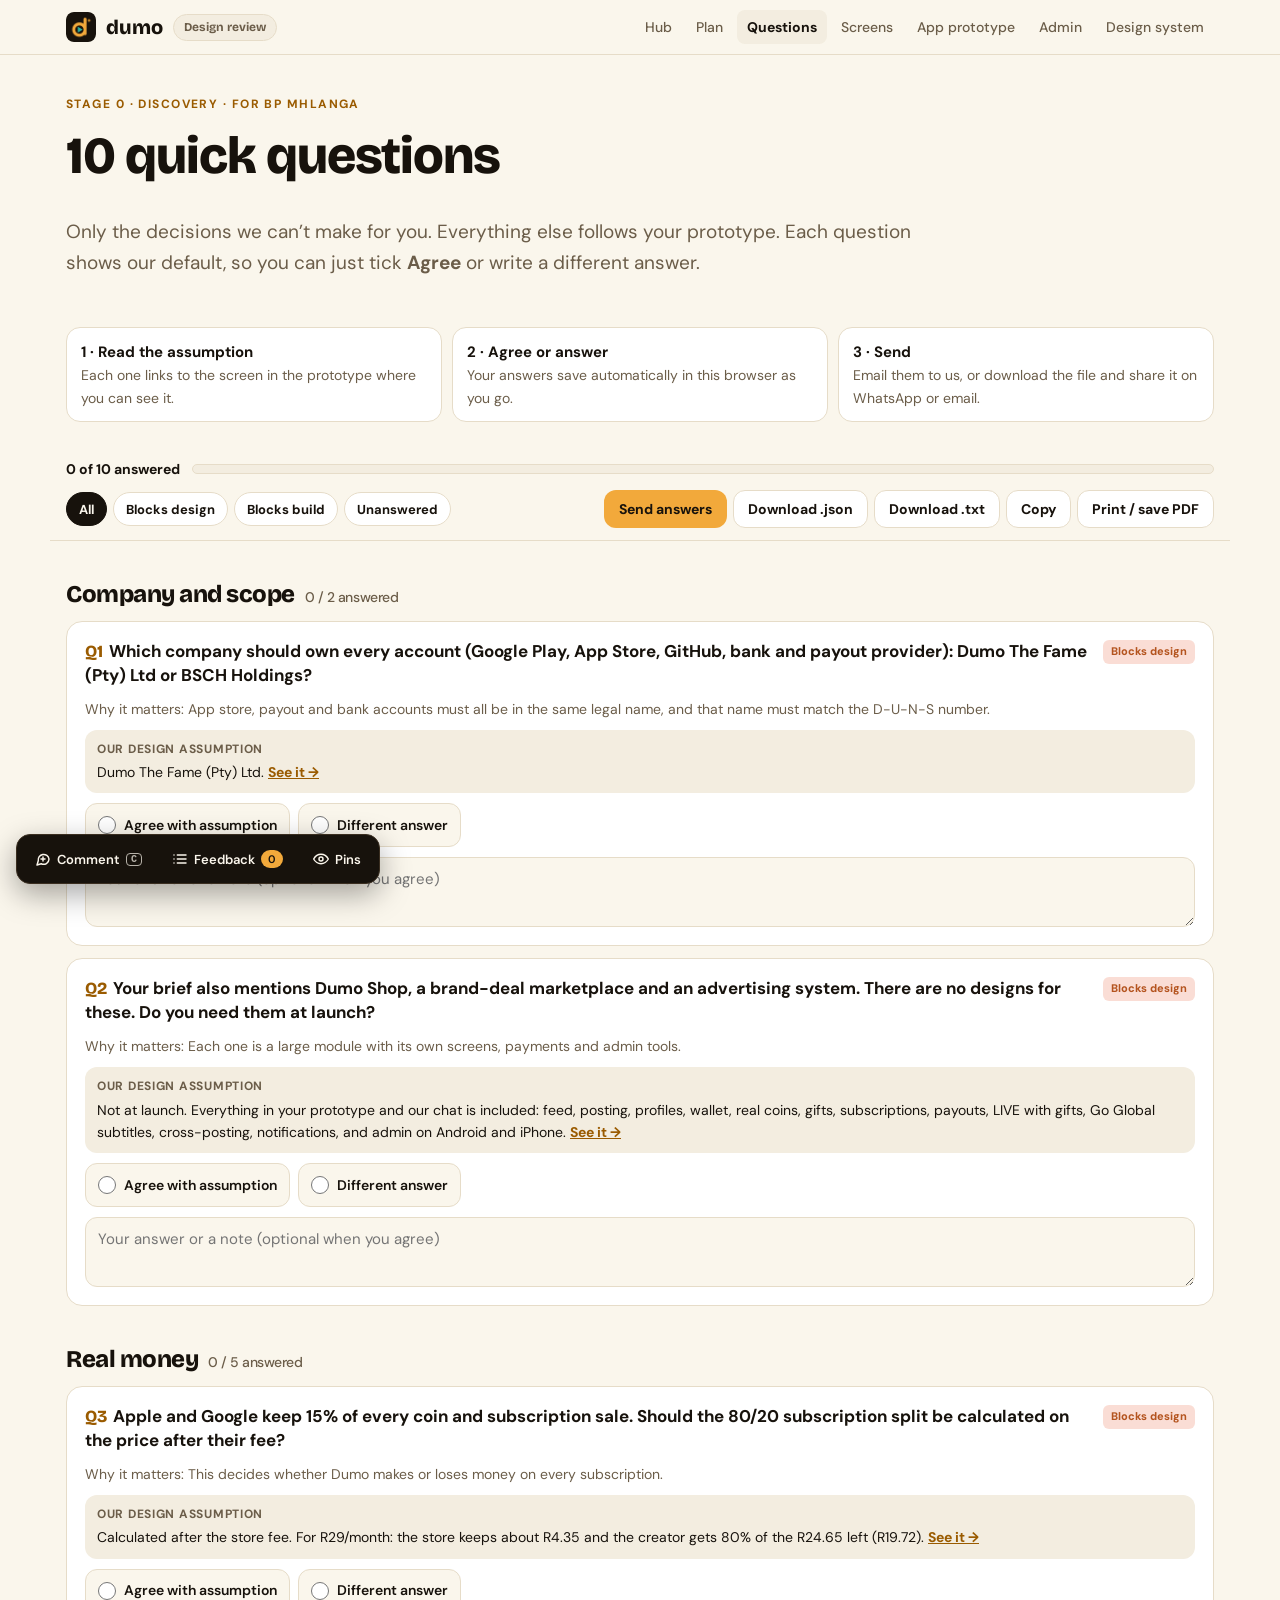
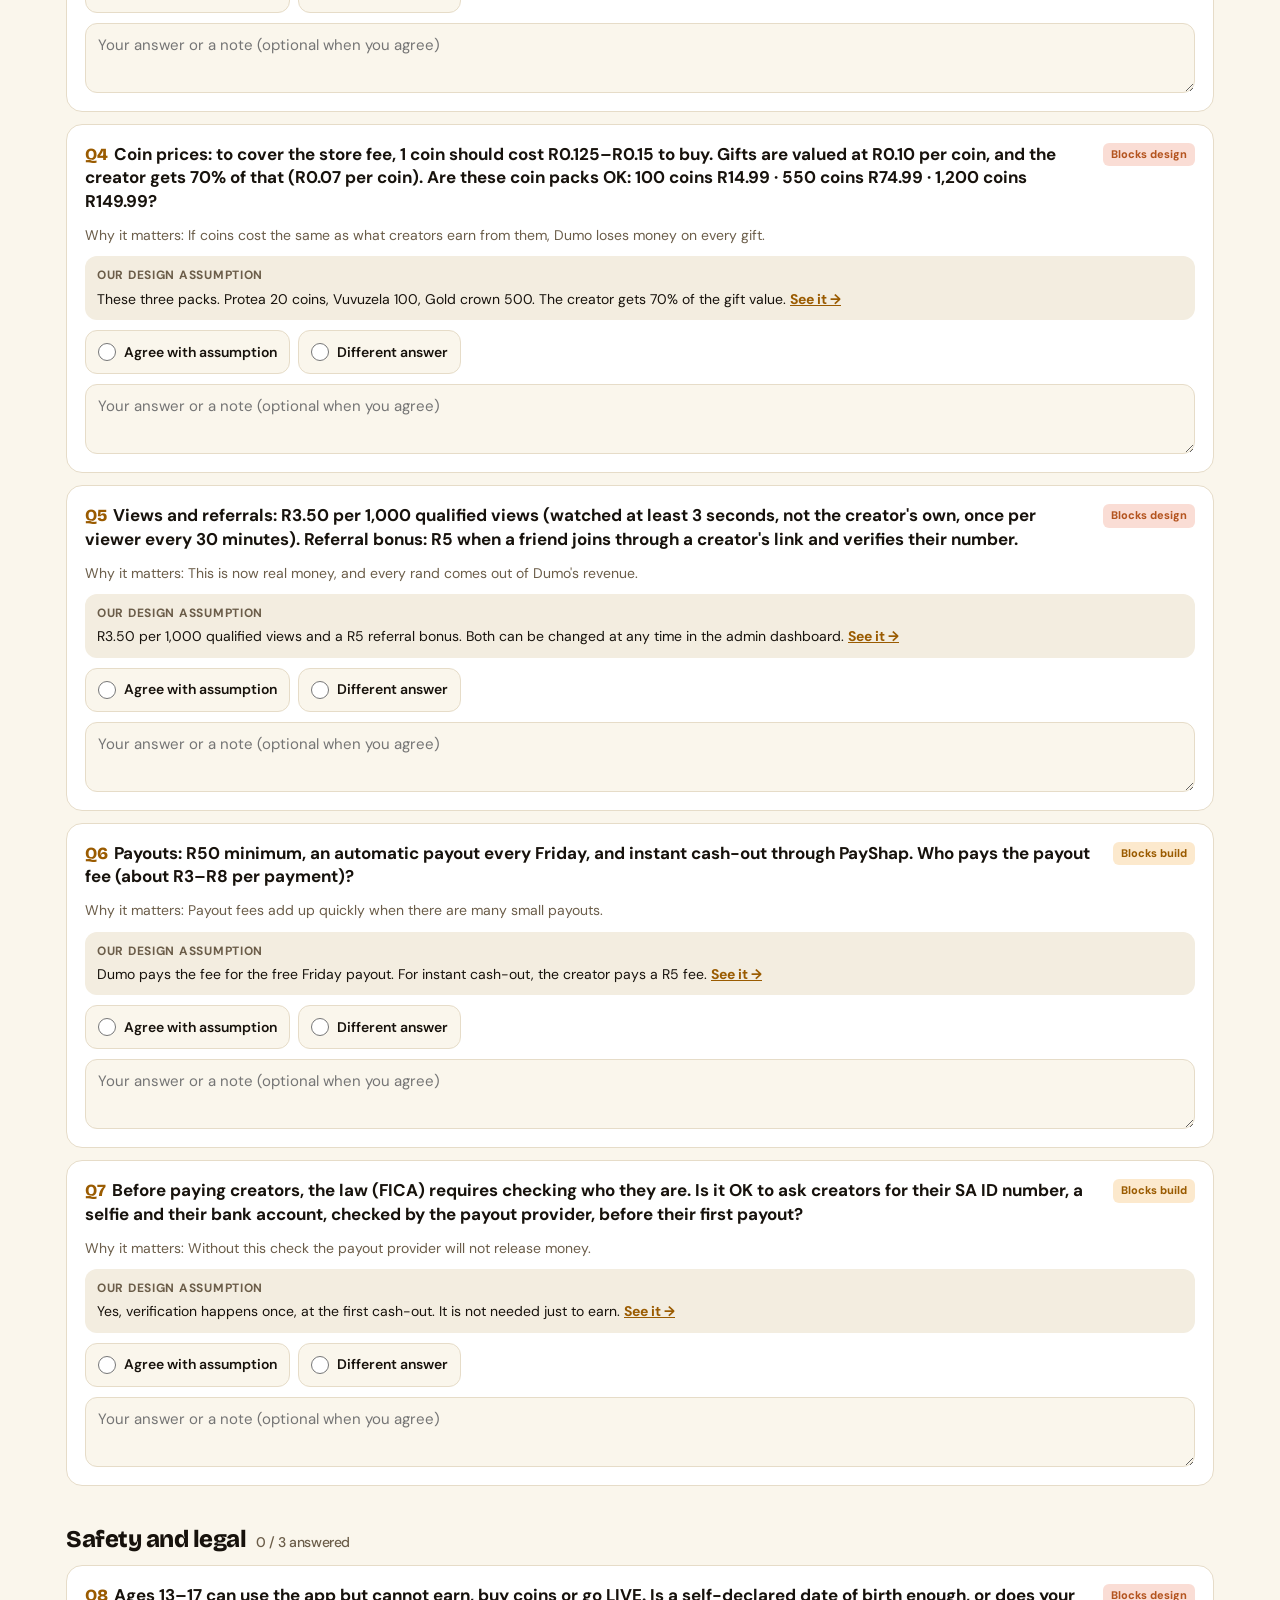
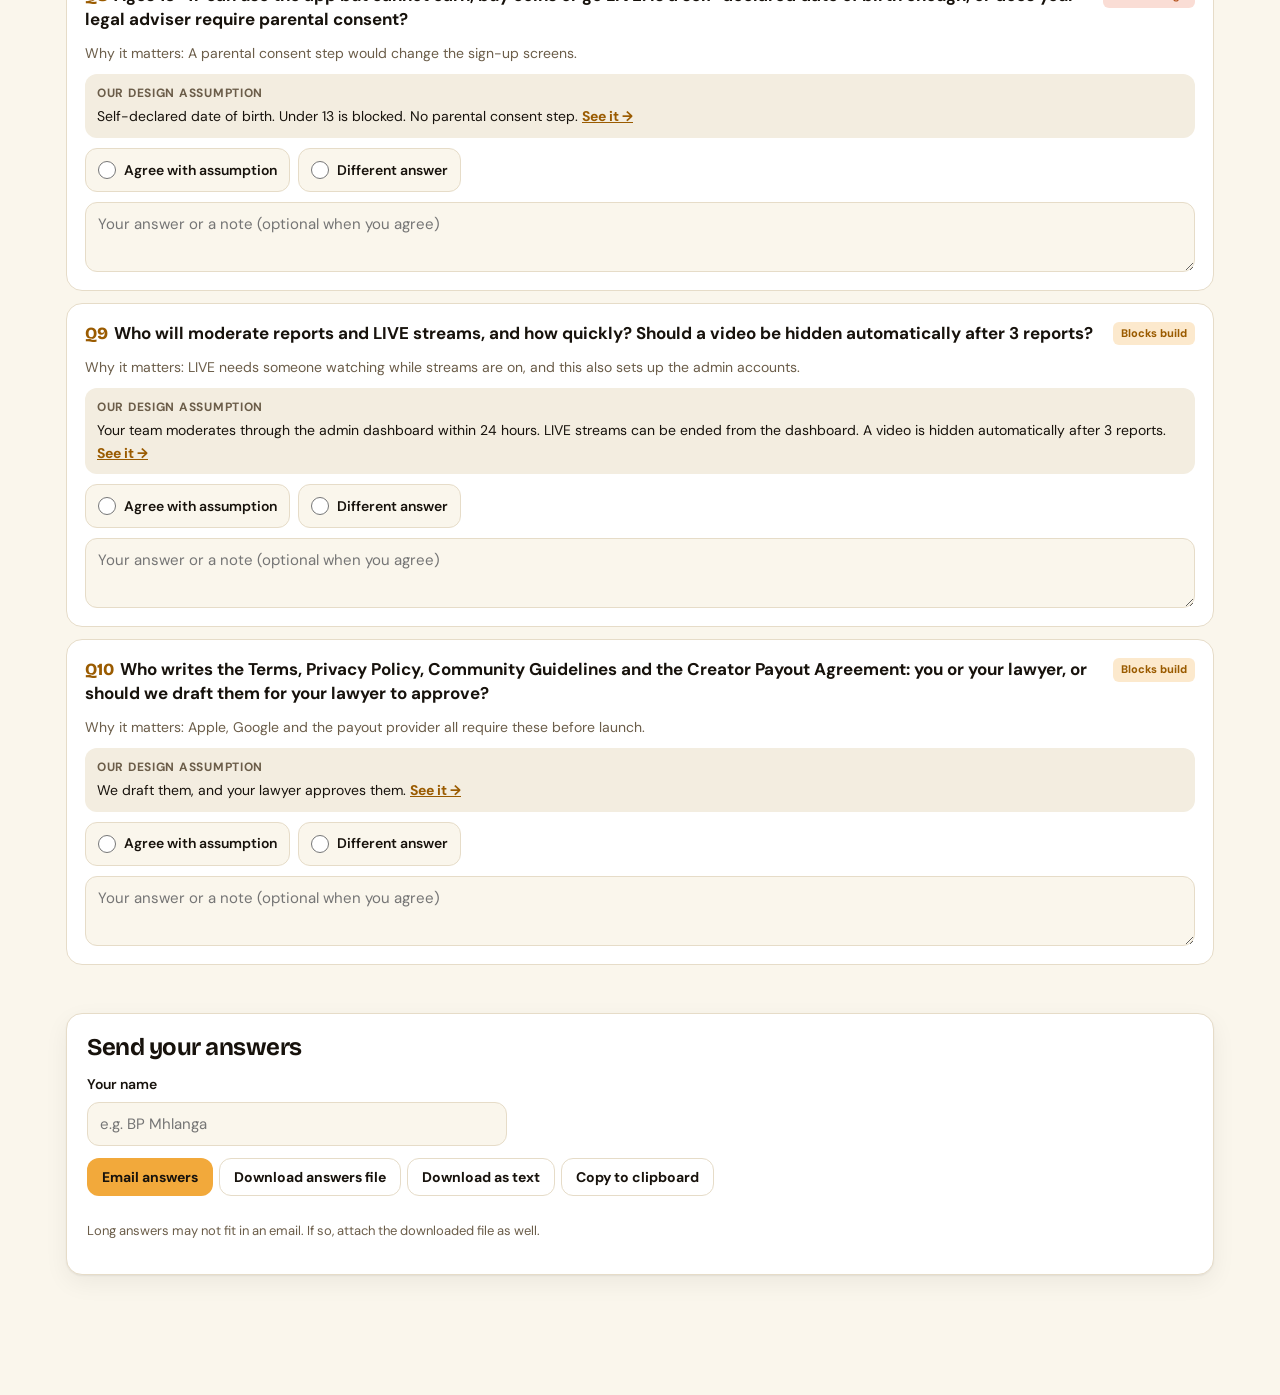
<file: questions.html>
<!doctype html>
<html lang="en">
<head>
<meta charset="utf-8">
<meta name="viewport" content="width=device-width,initial-scale=1">
<meta name="robots" content="noindex,nofollow">
<title>Dumo Client Questions</title>
<link rel="preconnect" href="https://fonts.googleapis.com">
<link rel="preconnect" href="https://fonts.gstatic.com" crossorigin>
<link rel="stylesheet" href="https://fonts.googleapis.com/css2?family=Bricolage+Grotesque:opsz,wght@12..96,600;12..96,800&family=DM+Sans:wght@400;500;700&display=swap">
<link rel="icon" href="assets/dumo-icon.png">
<link rel="stylesheet" href="assets/brand.css">
<script src="assets/review.js" defer></script>
<style>
  .hero{display:flex;flex-direction:column;gap:12px}
  .hero h1{font-size:clamp(32px,5.5vw,52px);font-weight:800}
  .how{display:grid;grid-template-columns:repeat(auto-fit,minmax(min(100%,230px),1fr));gap:10px;margin-top:18px}
  .how div{background:var(--surface);border:1px solid var(--line);border-radius:14px;padding:12px 14px;font-size:14px;color:var(--muted)}
  .how b{color:var(--fg);display:block;font-size:15px}

  .bar{position:sticky;top:57px;z-index:20;background:color-mix(in srgb,var(--bg) 92%,transparent);backdrop-filter:blur(8px);border-bottom:1px solid var(--line);margin:24px -16px 0;padding:12px 16px;display:flex;flex-direction:column;gap:10px}
  .prog{display:flex;align-items:center;gap:12px;font-size:14px;font-weight:700}
  .track{flex:1;height:10px;border-radius:999px;background:var(--surface-2);border:1px solid var(--line);overflow:hidden}
  .fill{height:100%;width:0;background:var(--accent-bg);transition:width .3s ease}
  .tools{display:flex;flex-wrap:wrap;gap:8px;align-items:center;justify-content:space-between}
  .filters{display:flex;flex-wrap:wrap;gap:6px}
  .filters button{font:700 13px var(--body);border:1px solid var(--line);background:var(--surface);color:var(--fg);border-radius:999px;padding:6px 12px;cursor:pointer;min-height:34px}
  .filters button[aria-pressed="true"]{background:var(--fg);color:var(--bg);border-color:var(--fg)}
  .actions{display:flex;flex-wrap:wrap;gap:6px}
  .actions .btn{height:38px;padding:0 14px;font-size:14px}

  .group{margin-top:40px;scroll-margin-top:170px}
  .group h2{font-size:24px;font-weight:800;display:flex;align-items:baseline;gap:10px;flex-wrap:wrap}
  .group h2 small{font:500 14px var(--body);color:var(--muted)}
  .q{background:var(--surface);border:1px solid var(--line);border-radius:16px;padding:18px;margin-top:12px;display:grid;gap:10px;scroll-margin-top:170px}
  .q.answered{border-color:color-mix(in srgb,var(--teal) 60%,var(--line))}
  .qhead{display:flex;gap:10px;align-items:flex-start;justify-content:space-between;flex-wrap:wrap}
  .qid{font-family:var(--display);font-weight:800;color:var(--accent);margin-right:6px}
  .qtext{font-weight:700;font-size:17px;line-height:1.4;flex:1;min-width:min(100%,260px)}
  .why{margin:0;font-size:14px;color:var(--muted)}
  .assume{background:var(--surface-2);border-radius:12px;padding:10px 12px;font-size:14px}
  .assume > b:first-child{font-size:12px;letter-spacing:.06em;text-transform:uppercase;color:var(--muted);display:block;margin-bottom:2px}
  .assume a{font-weight:700}
  .pri{font-size:11px;font-weight:800;border-radius:6px;padding:3px 8px;white-space:nowrap}
  .pri.p1{background:color-mix(in srgb,var(--coral) 20%,transparent);color:var(--warn)}
  .pri.p2{background:color-mix(in srgb,var(--amber) 25%,transparent);color:var(--accent)}
  .pri.p3{background:color-mix(in srgb,var(--teal) 18%,transparent);color:var(--ok)}
  .choice{display:flex;flex-wrap:wrap;gap:8px}
  .choice label{display:flex;align-items:center;gap:8px;border:1px solid var(--line);border-radius:12px;padding:8px 12px;cursor:pointer;font-size:14px;font-weight:600;min-height:44px;background:var(--bg)}
  .choice input{accent-color:var(--amber);width:18px;height:18px;margin:0}
  .choice label:has(input:checked){border-color:var(--accent);background:color-mix(in srgb,var(--amber) 14%,var(--surface))}
  .q textarea{width:100%;min-height:70px;resize:vertical;border:1px solid var(--line);border-radius:12px;padding:10px 12px;font:15px/1.5 var(--body);background:var(--bg);color:var(--fg)}
  .q textarea:focus{outline:2px solid var(--amber);outline-offset:1px}
  .status{font-size:13px;color:var(--muted);min-height:20px}
  .send{margin-top:48px}
  .send .card{display:flex;flex-direction:column;gap:12px}
  .send label{display:flex;flex-direction:column;gap:6px;font-size:14px;font-weight:600}
  .send input{height:44px;border:1px solid var(--line);border-radius:12px;padding:0 12px;font:15px var(--body);background:var(--bg);color:var(--fg);max-width:420px}
  .toast{position:fixed;left:50%;bottom:80px;transform:translateX(-50%);background:var(--fg);color:var(--bg);padding:10px 16px;border-radius:12px;font-weight:600;font-size:14px;z-index:100;box-shadow:var(--shadow)}
  [hidden]{display:none!important}
  @media (max-width:900px){.bar{position:static;margin:24px 0 0;padding:12px 0}}
  @media print{
    .site-head,.bar,.rv-bar,.send,.how{display:none!important}
    body{background:#fff;color:#000}
    .q{break-inside:avoid;box-shadow:none;border-color:#ccc}
    .q textarea{border:1px solid #bbb;min-height:60px}
    .page{padding-top:0}
  }
</style>
</head>
<body>
<header class="site-head"><div class="in"><a class="brand" href="./"><img src="assets/dumo-icon.png" alt="">dumo <span class="chip">Design review</span></a><nav><a href="./">Hub</a><a href="plan.html">Plan</a><a href="questions.html" aria-current="page">Questions</a><a href="board.html">Screens</a><a href="app/">App prototype</a><a href="admin/">Admin</a><a href="design-system.html">Design system</a></nav></div></header>

<main class="page">
  <div class="hero" id="intro">
    <span class="eyebrow">Stage 0 · Discovery · for BP Mhlanga</span>
    <h1>10 quick questions</h1>
    <p class="lede">Only the decisions we can’t make for you. Everything else follows your prototype. Each question shows our default, so you can just tick <b>Agree</b> or write a different answer.</p>
    <div class="how">
      <div><b>1 · Read the assumption</b>Each one links to the screen in the prototype where you can see it.</div>
      <div><b>2 · Agree or answer</b>Your answers save automatically in this browser as you go.</div>
      <div><b>3 · Send</b>Email them to us, or download the file and share it on WhatsApp or email.</div>
    </div>
  </div>

  <div class="bar" id="toolbar">
    <div class="prog"><span id="progLabel">0 of 0 answered</span><div class="track" role="progressbar" aria-label="Questions answered" aria-valuemin="0" id="track"><div class="fill" id="fill"></div></div></div>
    <div class="tools">
      <div class="filters" role="group" aria-label="Filter by priority">
        <button type="button" data-f="all" aria-pressed="true">All</button>
        <button type="button" data-f="p1" aria-pressed="false">Blocks design</button>
        <button type="button" data-f="p2" aria-pressed="false">Blocks build</button>
        <button type="button" data-f="open" aria-pressed="false">Unanswered</button>
      </div>
      <div class="actions">
        <button type="button" class="btn primary" data-a="send">Send answers</button>
        <button type="button" class="btn" data-a="json">Download .json</button>
        <button type="button" class="btn" data-a="txt">Download .txt</button>
        <button type="button" class="btn" data-a="copy">Copy</button>
        <button type="button" class="btn" data-a="print">Print / save PDF</button>
      </div>
    </div>
  </div>

  <div id="groups"></div>

  <section class="send" id="send">
    <div class="card">
      <h2 style="font-size:24px">Send your answers</h2>
      <label for="who">Your name<input id="who" autocomplete="name" placeholder="e.g. BP Mhlanga"></label>
      <div class="actions">
        <button type="button" class="btn primary" data-a="send">Email answers</button>
        <button type="button" class="btn" data-a="json">Download answers file</button>
        <button type="button" class="btn" data-a="txt">Download as text</button>
        <button type="button" class="btn" data-a="copy">Copy to clipboard</button>
      </div>
      <p class="status" id="sendNote">Long answers may not fit in an email. If so, attach the downloaded file as well.</p>
    </div>
  </section>
</main>
<div class="toast" id="toast" role="status" hidden></div>

<script>
(function(){
  var P = { p1:'Blocks design', p2:'Blocks build', p3:'Nice to know' };
  var GROUPS = [
    { id:'company', title:'Company and scope', items:[
      ['Which company should own every account (Google Play, App Store, GitHub, bank and payout provider): Dumo The Fame (Pty) Ltd or BSCH Holdings?', 'App store, payout and bank accounts must all be in the same legal name, and that name must match the D-U-N-S number.', 'Dumo The Fame (Pty) Ltd.', 'index.html', 'p1'],
      ['Your brief also mentions Dumo Shop, a brand-deal marketplace and an advertising system. There are no designs for these. Do you need them at launch?', 'Each one is a large module with its own screens, payments and admin tools.', 'Not at launch. Everything in your prototype and our chat is included: feed, posting, profiles, wallet, real coins, gifts, subscriptions, payouts, LIVE with gifts, Go Global subtitles, cross-posting, notifications, and admin on Android and iPhone.', 'index.html', 'p1']
    ]},
    { id:'money', title:'Real money', items:[
      ['Apple and Google keep 15% of every coin and subscription sale. Should the 80/20 subscription split be calculated on the price after their fee?', 'This decides whether Dumo makes or loses money on every subscription.', 'Calculated after the store fee. For R29/month: the store keeps about R4.35 and the creator gets 80% of the R24.65 left (R19.72).', 'app/#/creator/thandi.moves', 'p1'],
      ['Coin prices: to cover the store fee, 1 coin should cost R0.125–R0.15 to buy. Gifts are valued at R0.10 per coin, and the creator gets 70% of that (R0.07 per coin). Are these coin packs OK: 100 coins R14.99 · 550 coins R74.99 · 1,200 coins R149.99?', 'If coins cost the same as what creators earn from them, Dumo loses money on every gift.', 'These three packs. Protea 20 coins, Vuvuzela 100, Gold crown 500. The creator gets 70% of the gift value.', 'app/#/coins', 'p1'],
      ['Views and referrals: R3.50 per 1,000 qualified views (watched at least 3 seconds, not the creator\'s own, once per viewer every 30 minutes). Referral bonus: R5 when a friend joins through a creator\'s link and verifies their number.', 'This is now real money, and every rand comes out of Dumo\'s revenue.', 'R3.50 per 1,000 qualified views and a R5 referral bonus. Both can be changed at any time in the admin dashboard.', 'app/#/wallet?sheet=explain', 'p1'],
      ['Payouts: R50 minimum, an automatic payout every Friday, and instant cash-out through PayShap. Who pays the payout fee (about R3–R8 per payment)?', 'Payout fees add up quickly when there are many small payouts.', 'Dumo pays the fee for the free Friday payout. For instant cash-out, the creator pays a R5 fee.', 'app/#/wallet', 'p2'],
      ['Before paying creators, the law (FICA) requires checking who they are. Is it OK to ask creators for their SA ID number, a selfie and their bank account, checked by the payout provider, before their first payout?', 'Without this check the payout provider will not release money.', 'Yes, verification happens once, at the first cash-out. It is not needed just to earn.', 'app/#/wallet', 'p2']
    ]},
    { id:'safety', title:'Safety and legal', items:[
      ['Ages 13–17 can use the app but cannot earn, buy coins or go LIVE. Is a self-declared date of birth enough, or does your legal adviser require parental consent?', 'A parental consent step would change the sign-up screens.', 'Self-declared date of birth. Under 13 is blocked. No parental consent step.', 'app/#/age', 'p1'],
      ['Who will moderate reports and LIVE streams, and how quickly? Should a video be hidden automatically after 3 reports?', 'LIVE needs someone watching while streams are on, and this also sets up the admin accounts.', 'Your team moderates through the admin dashboard within 24 hours. LIVE streams can be ended from the dashboard. A video is hidden automatically after 3 reports.', 'admin/#/reports', 'p2'],
      ['Who writes the Terms, Privacy Policy, Community Guidelines and the Creator Payout Agreement: you or your lawyer, or should we draft them for your lawyer to approve?', 'Apple, Google and the payout provider all require these before launch.', 'We draft them, and your lawyer approves them.', 'app/#/guidelines', 'p2']
    ]}
  ];

  var KEY = 'dumo-answers-v3', mem = {};
  function load(){ try { return JSON.parse(localStorage.getItem(KEY) || '{}'); } catch(e){ return mem; } }
  function save(d){ mem = d; try { localStorage.setItem(KEY, JSON.stringify(d)); } catch(e){} }
  var data = load();
  var all = [];
  var n = 0;
  var esc = function(s){ return String(s).replace(/[&<>"]/g, function(m){ return {'&':'&amp;','<':'&lt;','>':'&gt;','"':'&quot;'}[m]; }); };
  var strip = function(s){ return String(s).replace(/<[^>]+>/g, ''); };

  var html = '';
  GROUPS.forEach(function(g){
    html += '<section class="group" id="g-' + g.id + '"><h2>' + g.title + ' <small data-gc="' + g.id + '"></small></h2>';
    g.items.forEach(function(it){
      n++; var id = 'Q' + n;
      all.push({ id:id, group:g.title, q:it[0], why:it[1], assume:it[2], link:it[3], pri:it[4] });
      html += '<article class="q" id="' + id + '" data-pri="' + it[4] + '" data-g="' + g.id + '">' +
        '<div class="qhead"><div class="qtext"><span class="qid">' + id + '</span>' + esc(it[0]) + '</div><span class="pri ' + it[4] + '">' + P[it[4]] + '</span></div>' +
        '<p class="why">Why it matters: ' + esc(it[1]) + '</p>' +
        '<div class="assume"><b>Our design assumption</b>' + it[2] + ' <a href="' + it[3] + '">See it →</a></div>' +
        '<div class="choice" role="radiogroup" aria-label="' + id + ' answer">' +
          '<label><input type="radio" name="' + id + '" value="agree"> Agree with assumption</label>' +
          '<label><input type="radio" name="' + id + '" value="different"> Different answer</label>' +
        '</div>' +
        '<textarea aria-label="' + id + ' answer or note" placeholder="Your answer or a note (optional when you agree)"></textarea>' +
      '</article>';
    });
    html += '</section>';
  });
  document.getElementById('groups').innerHTML = html;

  function isAnswered(a){ return a && (a.choice === 'agree' || (a.choice === 'different' && a.note && a.note.trim())); }

  all.forEach(function(q){
    var el = document.getElementById(q.id), a = data[q.id] || {};
    var ta = el.querySelector('textarea');
    if (a.choice){ var r = el.querySelector('input[value="' + a.choice + '"]'); if (r) r.checked = true; }
    if (a.note) ta.value = a.note;
    el.addEventListener('change', function(e){ if (e.target.type === 'radio'){ data[q.id] = Object.assign({}, data[q.id], { choice: e.target.value }); save(data); update(); if (e.target.value === 'different') ta.focus(); } });
    ta.addEventListener('input', function(){ data[q.id] = Object.assign({}, data[q.id], { note: ta.value }); save(data); update(); });
  });

  var who = document.getElementById('who');
  who.value = data._name || '';
  who.addEventListener('input', function(){ data._name = who.value; save(data); });

  var filter = 'all';
  function update(){
    var done = 0;
    all.forEach(function(q){
      var ok = isAnswered(data[q.id]); if (ok) done++;
      var el = document.getElementById(q.id);
      el.classList.toggle('answered', !!ok);
      el.hidden = !(filter === 'all' || (filter === 'open' ? !ok : q.pri === filter));
    });
    GROUPS.forEach(function(g){
      var vis = document.querySelectorAll('[data-g="' + g.id + '"]:not([hidden])').length;
      document.getElementById('g-' + g.id).hidden = vis === 0;
      var qs = all.filter(function(q){ return q.group === g.title; });
      document.querySelector('[data-gc="' + g.id + '"]').textContent = qs.filter(function(q){ return isAnswered(data[q.id]); }).length + ' / ' + qs.length + ' answered';
    });
    document.getElementById('progLabel').textContent = done + ' of ' + all.length + ' answered';
    document.getElementById('fill').style.width = (done / all.length * 100) + '%';
    var t = document.getElementById('track'); t.setAttribute('aria-valuemax', all.length); t.setAttribute('aria-valuenow', done);
  }
  document.querySelectorAll('.filters button').forEach(function(b){
    b.addEventListener('click', function(){ filter = b.dataset.f; document.querySelectorAll('.filters button').forEach(function(x){ x.setAttribute('aria-pressed', x === b); }); update(); });
  });
  update();

  function asText(){
    var done = all.filter(function(q){ return isAnswered(data[q.id]); }).length;
    var out = ['Dumo — client answers to discovery questions', 'From: ' + (data._name || '(name not given)') + ' · ' + new Date().toLocaleString(), done + ' of ' + all.length + ' answered', ''];
    var last = '';
    all.forEach(function(q){
      if (q.group !== last){ out.push('== ' + q.group + ' =='); last = q.group; }
      var a = data[q.id] || {};
      var ans = a.choice === 'agree' ? 'AGREE with assumption' : a.choice === 'different' ? 'DIFFERENT' : 'not answered';
      out.push(q.id + ' [' + P[q.pri] + '] ' + q.q);
      out.push('   Assumption: ' + strip(q.assume));
      out.push('   Answer: ' + ans + (a.note && a.note.trim() ? ' — ' + a.note.trim().replace(/\n/g, ' / ') : ''));
      out.push('');
    });
    return out.join('\n');
  }
  function shortText(){
    // For email: answered questions only, compact, without assumptions
    var out = ['Dumo — discovery answers from ' + (data._name || 'client'), ''];
    all.forEach(function(q){
      var a = data[q.id] || {}; if (!a.choice && !(a.note && a.note.trim())) return;
      out.push(q.id + ': ' + (a.choice === 'agree' ? 'Agree' : a.choice === 'different' ? 'Different' : 'Note') + (a.note && a.note.trim() ? ' — ' + a.note.trim().replace(/\n/g, ' / ') : ''));
    });
    return out.join('\n');
  }
  function toast(m){ var t = document.getElementById('toast'); t.textContent = m; t.hidden = false; clearTimeout(toast.t); toast.t = setTimeout(function(){ t.hidden = true; }, 2400); }
  function dl(name, text, type){
    var a = document.createElement('a'); a.href = URL.createObjectURL(new Blob([text], { type: type })); a.download = name;
    document.body.appendChild(a); a.click(); a.remove(); toast('Downloaded ' + name);
  }
  var stamp = function(){ return new Date().toISOString().slice(0,10); };
  var actions = {
    send: function(){
      var body = shortText();
      var note = document.getElementById('sendNote');
      if (body.length > 1800){ body = body.slice(0, 1800) + '\n\n[…truncated — full answers in the attached file]'; note.textContent = 'Your answers are long, so the email is shortened. Please also download the answers file and attach it.'; }
      location.href = 'mailto:?subject=' + encodeURIComponent('Dumo discovery answers' + (data._name ? ' — ' + data._name : '')) + '&body=' + encodeURIComponent(body);
    },
    json: function(){ var out = { project:'Dumo', type:'discovery-answers', exported:new Date().toISOString(), by:data._name || '', answers: all.map(function(q){ var a = data[q.id] || {}; return { id:q.id, priority:P[q.pri], question:q.q, assumption:strip(q.assume), choice:a.choice || null, note:a.note || '' }; }) }; dl('dumo-answers-' + stamp() + '.json', JSON.stringify(out, null, 2), 'application/json'); },
    txt: function(){ dl('dumo-answers-' + stamp() + '.txt', asText(), 'text/plain'); },
    copy: function(){ var t = asText(); (navigator.clipboard ? navigator.clipboard.writeText(t) : Promise.reject()).then(function(){ toast('Answers copied'); }, function(){ toast('Copy is blocked here. Use Download instead.'); }); },
    print: function(){ window.print(); }
  };
  document.addEventListener('click', function(e){ var b = e.target.closest('[data-a]'); if (b && actions[b.dataset.a]) actions[b.dataset.a](); });
})();
</script>
</body>
</html>
</file>
<file: assets/brand.css>
/* Dumo design-review site: shared tokens + document-page styles.
   App prototype uses its own dark tokens (app/app.css) taken from the client prototype. */
:root{
  --amber:#F2A93B; --amber-deep:#9A5B00; --teal:#2BB3A3; --teal-soft:#7FE0CF;
  --coral:#E4572E; --ink:#17120C;
  --display:'Bricolage Grotesque','Arial Black',sans-serif;
  --body:'DM Sans','Segoe UI',Arial,sans-serif;

  --bg:#FAF6EC; --surface:#FFFFFF; --surface-2:#F3EDE0; --line:#E6DCC8;
  --fg:#17120C; --muted:#6B5D49; --accent:#9A5B00; --accent-bg:#F2A93B; --on-accent:#17120C;
  --ok:#1E7F72; --warn:#B4541F; --info:#365FB8;
  --shadow:0 1px 2px rgba(23,18,12,.06),0 8px 24px rgba(23,18,12,.06);
  color-scheme:light;
}
@media (prefers-color-scheme:dark){
  :root:not([data-theme="light"]){
    --bg:#17120C; --surface:#211A12; --surface-2:#2A2117; --line:#3A2E20;
    --fg:#FBF6EC; --muted:#C9B99F; --accent:#F2A93B; --accent-bg:#F2A93B; --on-accent:#17120C;
    --ok:#7FE0CF; --warn:#FF9C7A; --info:#9DB6F2;
    --shadow:0 1px 2px rgba(0,0,0,.3),0 8px 24px rgba(0,0,0,.3);
    color-scheme:dark;
  }
}
:root[data-theme="dark"]{
  --bg:#17120C; --surface:#211A12; --surface-2:#2A2117; --line:#3A2E20;
  --fg:#FBF6EC; --muted:#C9B99F; --accent:#F2A93B; --accent-bg:#F2A93B; --on-accent:#17120C;
  --ok:#7FE0CF; --warn:#FF9C7A; --info:#9DB6F2;
  --shadow:0 1px 2px rgba(0,0,0,.3),0 8px 24px rgba(0,0,0,.3);
  color-scheme:dark;
}
*{box-sizing:border-box}
html{-webkit-text-size-adjust:100%}
body{margin:0;background:var(--bg);color:var(--fg);font:16px/1.6 var(--body)}
a{color:var(--accent)}
img{max-width:100%}
h1,h2,h3{font-family:var(--display);letter-spacing:-.02em;line-height:1.15;margin:0}
:focus-visible{outline:2px solid var(--amber);outline-offset:2px}

/* site header shared by all document pages */
.site-head{position:sticky;top:0;z-index:50;background:color-mix(in srgb,var(--bg) 88%,transparent);backdrop-filter:blur(10px);border-bottom:1px solid var(--line)}
.site-head .in{max-width:1180px;margin:0 auto;padding:10px 16px;display:flex;align-items:center;gap:18px;flex-wrap:wrap}
.site-head .brand{display:flex;align-items:center;gap:10px;text-decoration:none;color:var(--fg);font-family:var(--display);font-weight:800;font-size:20px}
.site-head .brand img{width:30px;height:30px;border-radius:8px}
.site-head nav{display:flex;gap:4px;flex-wrap:wrap;margin-left:auto}
.site-head nav a{color:var(--muted);text-decoration:none;font-size:14px;font-weight:500;padding:6px 10px;border-radius:8px}
.site-head nav a:hover{background:var(--surface-2);color:var(--fg)}
.site-head nav a[aria-current="page"]{background:var(--surface-2);color:var(--fg);font-weight:700}

.page{max-width:1180px;margin:0 auto;padding:40px 16px 120px}
.eyebrow{font-size:12px;font-weight:700;letter-spacing:.12em;text-transform:uppercase;color:var(--accent)}
.lede{font-size:19px;color:var(--muted);max-width:68ch}
.card{background:var(--surface);border:1px solid var(--line);border-radius:16px;padding:20px;box-shadow:var(--shadow)}
.chip{display:inline-flex;align-items:center;gap:6px;font-size:12px;font-weight:700;border-radius:999px;padding:3px 10px;background:var(--surface-2);color:var(--muted);border:1px solid var(--line)}
.chip.amber{background:var(--accent-bg);color:var(--on-accent);border-color:transparent}
.chip.teal{background:color-mix(in srgb,var(--teal) 18%,transparent);color:var(--ok);border-color:transparent}
.btn{display:inline-flex;align-items:center;justify-content:center;gap:8px;height:44px;padding:0 18px;border-radius:12px;border:1px solid var(--line);background:var(--surface);color:var(--fg);font:700 15px var(--body);text-decoration:none;cursor:pointer}
.btn.primary{background:var(--accent-bg);color:var(--on-accent);border-color:transparent}
table{border-collapse:collapse;width:100%;font-size:15px}
th,td{text-align:left;padding:10px 12px;border-bottom:1px solid var(--line);vertical-align:top}
th{font-size:13px;color:var(--muted);font-weight:700}
.table-wrap{overflow-x:auto;border:1px solid var(--line);border-radius:14px;background:var(--surface)}
@media (prefers-reduced-motion:reduce){*{animation:none!important;transition:none!important}}
</file>
<file: app/app.css>
/* Dumo app prototype — dark video-app look from the client's prototype & screens. */
:root{
  --stage:#0B0906; --bg:#17120C; --panel:#241B12; --panel-2:#2E2318; --line:#3A2E20; --field:#4A3D2C;
  --fg:#FBF6EC; --muted:#C9B99F; --dim:#8E7E66; --accent:#F2A93B; --teal:#7FE0CF; --teal-d:#2BB3A3; --coral:#E4572E; --ink:#17120C;
  --danger:#FF8A6B; --ok:#7FE0CF;
  --display:'Bricolage Grotesque','Arial Black',sans-serif;
  --body:'DM Sans','Segoe UI',Arial,sans-serif;
  color-scheme:dark;
}
*{box-sizing:border-box}
html,body{height:100%;margin:0}
body{background:var(--stage);color:var(--fg);font:15px/1.45 var(--body);-webkit-font-smoothing:antialiased}
button{font:inherit;color:inherit;cursor:pointer;background:none;border:none;padding:0}
input,select,textarea{font:inherit;color:inherit}
:focus-visible{outline:2px solid var(--accent);outline-offset:2px}
[hidden]{display:none!important}

/* ---------- stage layout ---------- */
.stage{min-height:100%;display:grid;grid-template-columns:minmax(220px,280px) auto minmax(220px,280px);justify-content:center;align-items:start;gap:40px;padding:24px 16px}
.panel-side{position:sticky;top:24px;max-height:calc(100vh - 48px);overflow:auto;display:flex;flex-direction:column;gap:14px;padding-bottom:70px}
.panel-side h1{font-family:var(--display);font-weight:800;font-size:40px;letter-spacing:-1px;color:var(--accent);margin:0;line-height:1}
.panel-side .back{color:var(--muted);text-decoration:none;font-size:13px}
.panel-side .back:hover{color:var(--fg)}
.panel-side p{margin:0;color:var(--muted);font-size:13px}
.flow h3{margin:12px 0 4px;font-size:11px;letter-spacing:.12em;text-transform:uppercase;color:var(--dim)}
.flow a{display:flex;justify-content:space-between;gap:8px;color:var(--muted);text-decoration:none;font-size:13.5px;padding:5px 10px;border-radius:8px}
.flow a:hover{background:var(--panel);color:var(--fg)}
.flow a.on{background:var(--panel);color:var(--fg);font-weight:700;box-shadow:inset 3px 0 0 var(--accent)}
.flow a small{color:var(--dim);font-size:11px}
.scen{background:var(--panel);border:1px solid var(--line);border-radius:14px;padding:4px 12px}
.scen label{display:flex;justify-content:space-between;align-items:center;gap:10px;padding:10px 0;border-bottom:1px solid var(--line);font-size:13px;cursor:pointer}
.scen label:last-child{border-bottom:none}
.scen label span small{display:block;color:var(--dim);font-size:11px}
.scen input{accent-color:var(--accent);width:18px;height:18px;flex:none}
.side-btn{height:38px;border-radius:10px;background:var(--panel);border:1px solid var(--line);font-size:13px;font-weight:700}
.side-btn:hover{border-color:var(--accent)}
.note{font-size:12px;color:var(--muted);background:var(--panel);border-radius:12px;padding:10px 12px;border:1px dashed var(--field)}
.note b{color:var(--fg)}

.phone{width:390px;height:844px;background:var(--bg);border-radius:44px;border:10px solid #050403;box-shadow:0 0 0 1px #2A2117,0 30px 80px rgba(0,0,0,.6);position:relative;overflow:hidden;display:flex;flex-direction:column;isolation:isolate}
.statusbar{position:absolute;top:0;left:0;right:0;height:30px;display:flex;justify-content:space-between;align-items:center;padding:0 22px 0 26px;font-size:13px;font-weight:700;z-index:40;pointer-events:none;color:#fff}
.statusbar .ic{display:flex;gap:5px;align-items:center}
.screen{flex:1;position:relative;overflow:hidden;min-height:0}
.view{position:absolute;inset:0;overflow-y:auto;overflow-x:hidden;scrollbar-width:none}
.view::-webkit-scrollbar{display:none}
.view.enter{animation:fade .22s ease}
@keyframes fade{from{opacity:.4;transform:translateY(6px)}to{opacity:1;transform:none}}

@media (max-width:1100px){.stage{grid-template-columns:minmax(200px,260px) auto}.panel-right{display:none}}
@media (max-width:760px){
  .stage{display:block;padding:0;height:100%}
  .panel-side{display:none}
  .phone{width:100%;height:100%;border-radius:0;border:none;box-shadow:none}
  .statusbar{display:none}
}
.frame .statusbar{display:flex}
.frame .panel-side{display:none}
.drawer{position:fixed;inset:0;z-index:2147483005;background:rgba(0,0,0,.6);display:flex}
.drawer .in{width:min(320px,86vw);background:var(--bg);height:100%;overflow:auto;padding:20px 16px 40px;border-right:1px solid var(--line)}

/* ---------- common bits ---------- */
.pad{padding:44px 16px 28px;display:flex;flex-direction:column;gap:18px}
.h1{font-family:var(--display);font-weight:800;font-size:28px;letter-spacing:-.5px;margin:0;line-height:1.1}
.h2{font-size:17px;font-weight:700;margin:0}
.sub{color:var(--muted);margin:0}
.row{display:flex;align-items:center;gap:10px}
.between{display:flex;align-items:center;justify-content:space-between;gap:10px}
.hdr{display:flex;align-items:center;gap:12px}
.iconbtn{width:44px;height:44px;border-radius:12px;background:var(--panel);display:flex;align-items:center;justify-content:center;flex:none}
.iconbtn.clear{background:none}
.btn{height:50px;border-radius:12px;font-weight:700;font-size:15px;display:flex;align-items:center;justify-content:center;gap:8px;width:100%;padding:0 16px;text-decoration:none}
.btn.acc{background:var(--accent);color:var(--ink)}
.btn.dark{background:var(--ink);color:#fff}
.btn.ghost{background:var(--panel);color:var(--fg)}
.btn.light{background:#fff;color:var(--ink)}
.btn.line{border:1px solid var(--field);color:var(--fg)}
.btn.danger{background:#3A1A12;color:var(--danger)}
.btn.sm{height:38px;font-size:13px;border-radius:10px;width:auto}
.btn:disabled,.btn[aria-disabled="true"]{opacity:.45;cursor:not-allowed}
.link{color:var(--accent);font-weight:700}
.tag{font-size:11px;color:var(--muted);border:1px solid var(--line);border-radius:6px;padding:3px 8px;white-space:nowrap}
.tag.test{color:var(--ink);background:var(--teal);border-color:transparent;font-weight:800;letter-spacing:.04em}
.tag.later{color:var(--accent);border-color:var(--accent);font-weight:700}
.badge{font-size:11px;font-weight:700;color:var(--ink);background:var(--accent);border-radius:6px;padding:2px 7px;white-space:nowrap}
.chip{font-size:11px;color:var(--fg);border:1px solid var(--field);border-radius:6px;padding:2px 7px}
.field{display:flex;flex-direction:column;gap:6px;font-size:13px;color:var(--muted)}
.input,.select,.textarea{background:var(--panel);border:1px solid var(--field);border-radius:12px;color:var(--fg);padding:0 14px;height:50px;width:100%;font-size:16px}
.textarea{height:96px;padding:12px 14px;resize:none;line-height:1.4}
.input:focus,.select:focus,.textarea:focus{outline:none;border-color:var(--accent);box-shadow:0 0 0 3px rgba(242,169,59,.2)}
.input.err{border-color:var(--danger)}
.errtxt{color:var(--danger);font-size:13px;margin:0}
.help{font-size:12px;color:var(--dim);margin:0}
.list{background:var(--panel);border-radius:16px;padding:0 14px}
.li{display:flex;align-items:center;gap:12px;min-height:56px;border-bottom:1px solid var(--line);width:100%;text-align:left}
.li:last-child{border-bottom:none}
.li .t{flex:1;min-width:0}
.li .t b{display:block;font-weight:600;font-size:15px}
.li .t span{display:block;font-size:12px;color:var(--muted)}
.li .chev{color:var(--dim)}
.section-t{font-size:12px;letter-spacing:.1em;text-transform:uppercase;color:var(--dim);font-weight:700;margin:4px 0 -8px}
.switch{position:relative;width:46px;height:28px;flex:none;appearance:none;-webkit-appearance:none;background:var(--field);border-radius:999px;cursor:pointer;transition:background .2s;margin:0}
.switch::after{content:"";position:absolute;top:3px;left:3px;width:22px;height:22px;border-radius:50%;background:#fff;transition:transform .2s}
.switch:checked{background:var(--accent)}
.switch:checked::after{transform:translateX(18px)}
.switch:disabled{opacity:.4;cursor:not-allowed}
.check{width:24px;height:24px;accent-color:var(--accent);flex:none}
.av{border-radius:50%;display:flex;align-items:center;justify-content:center;font-weight:800;color:#fff;flex:none;font-size:13px}
.empty{display:flex;flex-direction:column;align-items:center;text-align:center;gap:10px;padding:40px 24px;color:var(--muted)}
.empty .ill{width:72px;height:72px;border-radius:24px;background:var(--panel);display:flex;align-items:center;justify-content:center;color:var(--accent)}
.empty b{color:var(--fg);font-size:17px}

/* ---------- tab bar ---------- */
.tabbar{display:flex;justify-content:space-around;align-items:flex-start;background:#0E0B07;border-top:1px solid #1F180F;padding:8px 0 14px;flex:none;position:relative;z-index:30}
.tabbar button{display:flex;flex-direction:column;align-items:center;gap:3px;font-size:11px;color:rgba(255,255,255,.55);min-width:58px;min-height:46px;padding-top:2px}
.tabbar button.on{color:#fff;font-weight:700}
.tabbar .post{width:56px;height:38px;min-width:0;min-height:0;border-radius:12px;background:var(--accent);justify-content:center;margin-top:4px}

/* ---------- feed ---------- */
.feed{position:absolute;inset:0;background:#000;overflow:hidden;touch-action:none}
.vid{position:absolute;inset:0;transition:transform .35s cubic-bezier(.2,.8,.2,1)}
.vid .scene{position:absolute;inset:0;overflow:hidden}
.vid .blob{position:absolute;border-radius:50%;filter:blur(40px);opacity:.75;animation:drift 9s ease-in-out infinite alternate}
@keyframes drift{from{transform:translate(0,0) scale(1)}to{transform:translate(30px,-40px) scale(1.15)}}
.vid .ph{position:absolute;left:50%;top:44%;transform:translate(-50%,-50%);border:2px dashed rgba(255,255,255,.3);border-radius:16px;padding:12px 16px;color:rgba(255,255,255,.75);font-size:13px;text-align:center;white-space:nowrap}
.vid .ph b{display:block;font-size:12px;color:rgba(255,255,255,.55);font-weight:500}
.shade-t{position:absolute;left:0;right:0;top:0;height:170px;background:linear-gradient(rgba(0,0,0,.55),transparent);pointer-events:none;z-index:2}
.shade-b{position:absolute;left:0;right:0;bottom:0;height:300px;background:linear-gradient(transparent,rgba(0,0,0,.7));pointer-events:none;z-index:2}
.f-top{position:absolute;top:38px;left:16px;right:16px;display:flex;justify-content:space-between;align-items:center;z-index:5}
.logo{font-family:var(--display);font-weight:800;font-size:28px;color:var(--accent);letter-spacing:-.5px}
.pill{display:flex;align-items:center;gap:6px;height:36px;padding:0 13px;border-radius:999px;border:1px solid rgba(255,255,255,.35);background:rgba(0,0,0,.4);font-size:13px;font-weight:600}
.pill.on svg{color:var(--teal)}
.f-note{position:absolute;top:80px;right:16px;font-size:11px;color:var(--muted);z-index:5;background:rgba(0,0,0,.5);padding:3px 8px;border-radius:6px}
.f-tabs{position:absolute;top:104px;left:0;right:0;display:flex;justify-content:center;gap:22px;z-index:5}
.f-tabs button{padding:6px 0;color:rgba(255,255,255,.7);font-size:15.5px;font-weight:600}
.f-tabs button.on{color:#fff;font-weight:800;box-shadow:inset 0 -2px 0 var(--accent)}
.f-tabs .later{opacity:.55}
.rail{position:absolute;right:8px;bottom:24px;display:flex;flex-direction:column;align-items:center;gap:14px;z-index:5}
.rail button{display:flex;flex-direction:column;align-items:center;gap:2px;font-size:12px;font-weight:700;min-width:52px;min-height:46px;text-shadow:0 1px 3px rgba(0,0,0,.5)}
.rail .avwrap{position:relative;margin-bottom:6px}
.rail .avwrap .av{width:50px;height:50px;border:2px solid #fff;font-size:15px}
.rail .plusf{position:absolute;bottom:-9px;left:50%;transform:translateX(-50%);width:22px;height:22px;border-radius:50%;background:var(--accent);color:var(--ink);display:flex;align-items:center;justify-content:center;min-width:0;min-height:0}
.rail .plusf.done{background:#fff}
.liked svg{fill:var(--coral);stroke:var(--coral)}
.pop{animation:pop .35s ease}
@keyframes pop{40%{transform:scale(1.3)}}
.meta{position:absolute;left:16px;right:86px;bottom:26px;display:flex;flex-direction:column;gap:6px;z-index:5;text-shadow:0 1px 3px rgba(0,0,0,.5)}
.meta .h{display:flex;gap:8px;align-items:center;font-weight:800;font-size:16px}
.meta p{margin:0;font-size:14.5px;line-height:1.4}
.meta .ht{font-weight:700}
.meta .snd{font-size:12.5px;color:rgba(255,255,255,.85);display:flex;align-items:center;gap:6px}
.progress{position:absolute;left:0;right:0;bottom:0;height:3px;background:rgba(255,255,255,.18);z-index:6}
.progress i{display:block;height:100%;background:rgba(255,255,255,.85);width:0;animation:prog 14s linear infinite}
.paused .progress i,.paused .blob{animation-play-state:paused}
@keyframes prog{to{width:100%}}
.playicon{position:absolute;left:50%;top:44%;transform:translate(-50%,-50%);width:76px;height:76px;border-radius:50%;background:rgba(0,0,0,.45);display:flex;align-items:center;justify-content:center;z-index:4;pointer-events:none}
.nav-v{position:absolute;left:12px;top:160px;display:flex;flex-direction:column;gap:8px;z-index:5}
.nav-v button{width:40px;height:40px;border-radius:50%;border:1px solid rgba(255,255,255,.3);background:rgba(0,0,0,.4);display:flex;align-items:center;justify-content:center}
@media (hover:none){.nav-v{display:none}}
.coach{position:absolute;inset:0;z-index:20;background:rgba(0,0,0,.6);display:flex;flex-direction:column;align-items:center;justify-content:center;gap:14px;text-align:center;padding:30px}
.coach .hand{animation:swipe 1.4s ease-in-out infinite}
@keyframes swipe{0%{transform:translateY(30px);opacity:0}30%{opacity:1}100%{transform:translateY(-40px);opacity:0}}
.banner{position:absolute;left:16px;right:16px;top:146px;z-index:6;background:rgba(23,18,12,.92);border:1px solid var(--line);border-radius:12px;padding:10px 12px;font-size:13px;display:flex;gap:10px;align-items:center}

/* ---------- sheets / toast ---------- */
.scrim{position:absolute;inset:0;background:rgba(0,0,0,.55);z-index:50;animation:fadein .2s}
@keyframes fadein{from{opacity:0}}
.sheet{position:absolute;left:0;right:0;bottom:0;max-height:82%;overflow:auto;background:var(--bg);border-top:1px solid var(--line);border-radius:22px 22px 0 0;padding:10px 16px 22px;z-index:51;display:flex;flex-direction:column;gap:14px;animation:up .25s ease-out}
.sheet.tall{height:74%}
.sheet .grab{width:40px;height:4px;border-radius:2px;background:var(--field);align-self:center;margin-bottom:2px}
@keyframes up{from{transform:translateY(60px);opacity:.6}to{transform:none;opacity:1}}
.toast{position:absolute;left:16px;right:16px;bottom:18px;background:var(--fg);color:var(--ink);border-radius:12px;padding:12px 14px;font-size:14px;font-weight:600;z-index:60;box-shadow:0 8px 24px rgba(0,0,0,.4);animation:up .2s ease-out;display:flex;gap:10px;align-items:center}
.small{font-size:12px;color:var(--muted);margin:0}
.center{text-align:center}
.gifts{display:grid;grid-template-columns:repeat(3,minmax(0,1fr));gap:10px}
.gift{background:var(--panel);border:2px solid transparent;border-radius:16px;padding:14px 6px 12px;display:flex;flex-direction:column;align-items:center;gap:4px;font-size:13px;font-weight:600}
.gift.sel{border-color:var(--accent);background:var(--panel-2)}
.gift .ic{font-size:30px;line-height:1;height:40px;display:flex;align-items:center}
.gift b{color:var(--accent);font-size:12px}
.coins{display:inline-flex;align-items:center;gap:6px;font-weight:700;background:var(--panel);border-radius:999px;padding:5px 10px 5px 6px;font-size:13px}
.coin{width:20px;height:20px;border-radius:50%;background:radial-gradient(circle at 35% 30%,#FFE0A3,#F2A93B 60%,#9A5B00);display:inline-flex;align-items:center;justify-content:center;color:var(--ink);font-size:10px;font-weight:900;flex:none}
.cmt{display:flex;gap:10px;padding:8px 0}
.cmt .t{flex:1;min-width:0;font-size:14px}
.cmt .t b{font-size:12.5px;color:var(--muted);font-weight:700;display:block}
.cmt .t small{color:var(--dim);font-size:12px}
.cmt .lk{display:flex;flex-direction:column;align-items:center;font-size:11px;color:var(--muted);min-width:34px}
.cmt-in{display:flex;gap:8px;align-items:center;border-top:1px solid var(--line);padding-top:12px;margin-top:auto}
.cmt-in .input{height:44px;border-radius:999px}
.share-row{display:flex;gap:14px;overflow-x:auto;padding-bottom:4px;scrollbar-width:none}
.share-row button{display:flex;flex-direction:column;align-items:center;gap:6px;font-size:11.5px;min-width:62px;color:var(--muted)}
.share-row .c{width:52px;height:52px;border-radius:50%;display:flex;align-items:center;justify-content:center;color:#fff}
.radio-row{display:flex;align-items:center;gap:12px;min-height:50px;border-bottom:1px solid var(--line);cursor:pointer;font-size:15px}
.radio-row:last-child{border-bottom:none}
.radio-row input{width:20px;height:20px;accent-color:var(--accent);margin:0;flex:none}

/* ---------- discover / grids ---------- */
.search{display:flex;align-items:center;gap:10px;background:var(--panel);border:1px solid var(--field);border-radius:12px;height:48px;padding:0 14px;color:var(--muted);width:100%;text-align:left}
.search input{background:none;border:none;outline:none;flex:1;min-width:0;font-size:16px;color:var(--fg);height:100%}
.tagrow{display:flex;gap:8px;flex-wrap:wrap}
.htag{display:flex;align-items:center;gap:8px;background:var(--panel);border-radius:12px;padding:8px 12px 8px 8px;font-size:14px;font-weight:600}
.htag i{width:30px;height:30px;border-radius:9px;background:var(--panel-2);color:var(--accent);display:flex;align-items:center;justify-content:center;font-style:normal;font-weight:800}
.htag small{display:block;font-size:11px;color:var(--muted);font-weight:500}
.creators{display:flex;gap:10px;overflow-x:auto;scrollbar-width:none;margin:0 -16px;padding:0 16px}
.ccard{flex:none;width:132px;background:var(--panel);border-radius:16px;padding:14px 10px;display:flex;flex-direction:column;align-items:center;gap:6px;text-align:center}
.ccard .av{width:60px;height:60px;font-size:18px}
.ccard b{font-size:13.5px}
.ccard small{font-size:11.5px;color:var(--muted)}
.thumbs{display:grid;grid-template-columns:repeat(3,minmax(0,1fr));gap:3px;margin:0 -16px}
.thumb{aspect-ratio:3/4;position:relative;overflow:hidden;text-align:left}
.thumb .sc{position:absolute;inset:0}
.thumb span{position:absolute;left:6px;bottom:5px;font-size:12px;font-weight:700;display:flex;align-items:center;gap:3px;text-shadow:0 1px 2px rgba(0,0,0,.6)}
.thumb .cap{position:absolute;left:6px;right:6px;top:6px;font-size:11px;line-height:1.25;max-height:2.5em;overflow:hidden;text-shadow:0 1px 2px rgba(0,0,0,.6)}
.thumb .lock{position:absolute;right:6px;top:6px}
.vtabs{display:flex;gap:22px;border-bottom:1px solid var(--line)}
.vtabs button{padding:10px 0;color:var(--muted);font-weight:600;font-size:15px}
.vtabs button.on{color:var(--fg);box-shadow:inset 0 -2px 0 var(--accent)}

/* ---------- profile ---------- */
.prof{display:flex;flex-direction:column;align-items:center;text-align:center;gap:6px}
.prof .av{width:96px;height:96px;border:3px solid var(--accent);font-family:var(--display);font-size:32px}
.prof h2{font-family:var(--display);font-weight:800;font-size:25px;margin:4px 0 0}
.stats{display:grid;grid-template-columns:repeat(3,minmax(0,1fr));text-align:center;width:100%}
.stats b{display:block;font-size:19px;font-variant-numeric:tabular-nums}
.stats span{font-size:12px;color:var(--muted)}
.global{background:#10302C;border:1px solid var(--teal-d);border-radius:14px;padding:12px 14px;font-size:13px;color:#BFE9E1;display:flex;gap:12px;align-items:center}
.global b{display:block;color:#fff;font-size:14px}

/* ---------- wallet ---------- */
.card{background:var(--accent);color:var(--ink);border-radius:22px;padding:20px;display:flex;flex-direction:column;gap:6px;position:relative;overflow:hidden}
.card.locked{background:var(--panel);color:var(--fg);border:1px solid var(--line)}
.big{font-family:var(--display);font-weight:800;font-size:42px;letter-spacing:-1px;font-variant-numeric:tabular-nums;line-height:1.05}
.grid3{display:grid;grid-template-columns:repeat(3,minmax(0,1fr));gap:10px}
.tile{background:var(--panel);border-radius:14px;padding:12px;display:flex;flex-direction:column;gap:2px;min-width:0}
.tile span:first-child{font-size:12px;color:var(--muted)}
.tile b{font-size:17px;font-variant-numeric:tabular-nums}
.tile small{font-size:11px;color:var(--muted)}
.bars{background:var(--panel);border-radius:16px;padding:16px 14px 10px;display:grid;grid-template-columns:repeat(4,1fr);gap:12px;align-items:end;height:150px}
.bars div{display:flex;flex-direction:column;align-items:center;gap:6px;height:100%;justify-content:flex-end;font-size:11px;color:var(--muted)}
.bars i{display:block;width:100%;border-radius:8px;background:#6B5538;position:relative}
.bars .cur i{background:var(--accent)}
.bars .cur{color:#fff;font-weight:700}
.bars em{font-style:normal;font-size:10.5px;color:var(--fg);font-weight:700}
.tx{display:flex;justify-content:space-between;align-items:center;gap:10px;padding:12px 0;border-bottom:1px solid var(--line);font-size:14px}
.tx:last-child{border-bottom:none}
.tx small{display:block;color:var(--muted);font-size:12px}
.plus{color:var(--teal);font-weight:700;font-variant-numeric:tabular-nums;white-space:nowrap}
.testbar{background:repeating-linear-gradient(-45deg,#10302C 0 10px,#123832 10px 20px);border:1px solid var(--teal-d);color:#CFF3EC;border-radius:12px;padding:10px 12px;font-size:12.5px;display:flex;gap:10px;align-items:center}
.testbar b{color:#fff}

/* ---------- camera / post ---------- */
.cam{position:absolute;inset:0;background:radial-gradient(120% 80% at 50% 30%,#3a2f24,#0b0906);display:flex;flex-direction:column}
.cam-top{display:flex;justify-content:space-between;align-items:center;padding:40px 14px 0}
.cam-tools{position:absolute;right:12px;top:100px;display:flex;flex-direction:column;gap:18px;align-items:center;font-size:11px}
.cam-tools button{display:flex;flex-direction:column;align-items:center;gap:3px}
.cam-bottom{margin-top:auto;padding:0 16px 30px;display:flex;flex-direction:column;align-items:center;gap:18px}
.durs{display:flex;gap:6px;background:rgba(0,0,0,.4);border-radius:999px;padding:4px}
.durs button{padding:6px 14px;border-radius:999px;font-size:13px;font-weight:700;color:rgba(255,255,255,.7)}
.durs button.on{background:#fff;color:var(--ink)}
.recrow{display:flex;justify-content:space-between;align-items:center;width:100%}
.recrow > *{width:80px;display:flex;flex-direction:column;align-items:center;gap:4px;font-size:12px}
.rec{width:82px;height:82px;border-radius:50%;border:5px solid rgba(255,255,255,.9);display:flex;align-items:center;justify-content:center;position:relative}
.rec i{width:62px;height:62px;border-radius:50%;background:var(--coral);transition:all .2s}
.rec.on i{width:30px;height:30px;border-radius:8px}
.rec svg{position:absolute;inset:-5px;transform:rotate(-90deg)}
.gal{width:46px;height:46px;border-radius:12px;border:2px solid #fff;background:linear-gradient(135deg,#5B3A6E,#2BB3A3)}
.timer{position:absolute;top:44px;left:50%;transform:translateX(-50%);background:var(--coral);border-radius:8px;padding:3px 10px;font-weight:800;font-size:13px;font-variant-numeric:tabular-nums}
.pick{display:grid;grid-template-columns:repeat(3,1fr);gap:4px}
.pick button{aspect-ratio:9/16;border-radius:8px;position:relative;overflow:hidden}
.pick span{position:absolute;right:5px;bottom:4px;font-size:11px;font-weight:700;background:rgba(0,0,0,.55);padding:1px 5px;border-radius:4px}
.pick .too{background:var(--coral)}
.trim{position:relative;height:64px;border-radius:10px;overflow:hidden;display:flex}
.trim i{flex:1;border-right:1px solid rgba(0,0,0,.3)}
.trim .win{position:absolute;top:0;bottom:0;border:3px solid var(--accent);border-radius:10px;box-shadow:0 0 0 999px rgba(0,0,0,.55)}
.toggles{background:var(--panel);border-radius:16px;padding:2px 14px}
.toggles label{display:flex;justify-content:space-between;align-items:center;gap:12px;min-height:62px;border-bottom:1px solid var(--line);cursor:pointer}
.toggles label:last-child{border-bottom:none}
.toggles .t{flex:1;min-width:0}
.toggles strong{font-size:15px;display:flex;gap:8px;align-items:center}
.toggles .t span{display:block;font-size:12px;color:var(--muted);margin-top:2px}
.prog{height:10px;border-radius:5px;background:var(--panel);overflow:hidden}
.prog i{display:block;height:100%;background:var(--accent);border-radius:5px;transition:width .3s}
.steps{display:flex;flex-direction:column;gap:12px}
.steps div{display:flex;gap:10px;align-items:center;font-size:14px;color:var(--muted)}
.steps div.done{color:var(--fg)}
.steps .dot{width:22px;height:22px;border-radius:50%;border:2px solid var(--field);display:flex;align-items:center;justify-content:center;flex:none}
.steps .done .dot{background:var(--teal-d);border-color:var(--teal-d)}

/* ---------- onboarding ---------- */
.ob{position:absolute;inset:0;display:flex;flex-direction:column;padding:54px 20px 26px;gap:18px;overflow:auto}
.splash{position:absolute;inset:0;display:flex;flex-direction:column;align-items:center;justify-content:center;gap:18px;background:radial-gradient(70% 50% at 50% 45%,#2A2015,#17120C)}
.splash img{width:120px;height:120px;border-radius:28px;box-shadow:0 20px 50px rgba(0,0,0,.5);animation:pop 1s ease}
.wordmark{font-family:var(--display);font-weight:800;font-size:54px;letter-spacing:-2px;line-height:.9;color:#FBF6EC}
.fame{letter-spacing:.5em;color:var(--accent);font-weight:700;font-size:13px;margin-right:-.5em}
.collage{display:grid;grid-template-columns:repeat(3,1fr);gap:8px;transform:rotate(-6deg);margin:6px -40px 0}
.collage div{aspect-ratio:9/14;border-radius:14px;position:relative;overflow:hidden}
.collage span{position:absolute;left:8px;bottom:8px;font-size:11px;font-weight:700}
.hero{font-family:var(--display);font-weight:800;font-size:38px;letter-spacing:-1px;line-height:1;margin:0}
.hero em{font-style:normal;color:var(--accent)}
.phonein{display:flex;gap:8px}
.cc{display:flex;align-items:center;gap:6px;background:var(--panel);border:1px solid var(--field);border-radius:12px;padding:0 12px;height:56px;font-weight:700;flex:none}
.phonein .input{height:56px;font-size:20px;letter-spacing:.04em;font-variant-numeric:tabular-nums}
.otp{display:grid;grid-template-columns:repeat(6,1fr);gap:8px}
.otp input{height:60px;text-align:center;font-size:24px;font-weight:800;background:var(--panel);border:1px solid var(--field);border-radius:12px;width:100%;color:var(--fg);caret-color:var(--accent)}
.otp input:focus{outline:none;border-color:var(--accent);box-shadow:0 0 0 3px rgba(242,169,59,.2)}
.otp.err input{border-color:var(--danger)}
.dob{display:grid;grid-template-columns:1fr 1.4fr 1.1fr;gap:8px}
.rules{display:flex;flex-direction:column;gap:12px}
.rule{display:flex;gap:12px;background:var(--panel);border-radius:14px;padding:12px}
.rule .i{width:40px;height:40px;border-radius:12px;background:var(--panel-2);display:flex;align-items:center;justify-content:center;color:var(--accent);flex:none}
.rule b{display:block;font-size:14.5px}
.rule span{font-size:13px;color:var(--muted)}
.avpick{width:104px;height:104px;border-radius:50%;background:var(--panel);border:2px dashed var(--field);display:flex;align-items:center;justify-content:center;align-self:center;position:relative}
.avpick .cam-b{position:absolute;right:0;bottom:0;width:34px;height:34px;border-radius:50%;background:var(--accent);color:var(--ink);display:flex;align-items:center;justify-content:center}
.handle{display:flex;align-items:center;background:var(--panel);border:1px solid var(--field);border-radius:12px;height:50px;padding:0 14px;gap:2px}
.handle input{background:none;border:none;outline:none;flex:1;font-size:16px;color:var(--fg);min-width:0}
.handle:focus-within{border-color:var(--accent)}
.ok{color:var(--ok);font-size:13px;margin:0;display:flex;gap:6px;align-items:center}
.demo{font-size:12px;color:var(--ink);background:var(--teal);border-radius:8px;padding:6px 10px;align-self:flex-start;font-weight:700}
.infobox{background:var(--panel);border-radius:14px;padding:12px 14px;font-size:13px;color:var(--muted);display:flex;gap:10px;align-items:flex-start}
.infobox b{color:var(--fg)}
.later-wrap{position:relative}
.later-wrap::after{content:"Later phase";position:absolute;top:-8px;right:10px;font-size:10px;font-weight:800;letter-spacing:.06em;background:var(--accent);color:var(--ink);padding:2px 6px;border-radius:5px;text-transform:uppercase}
@media (prefers-reduced-motion:reduce){*{animation:none!important;transition:none!important}}
</file>
